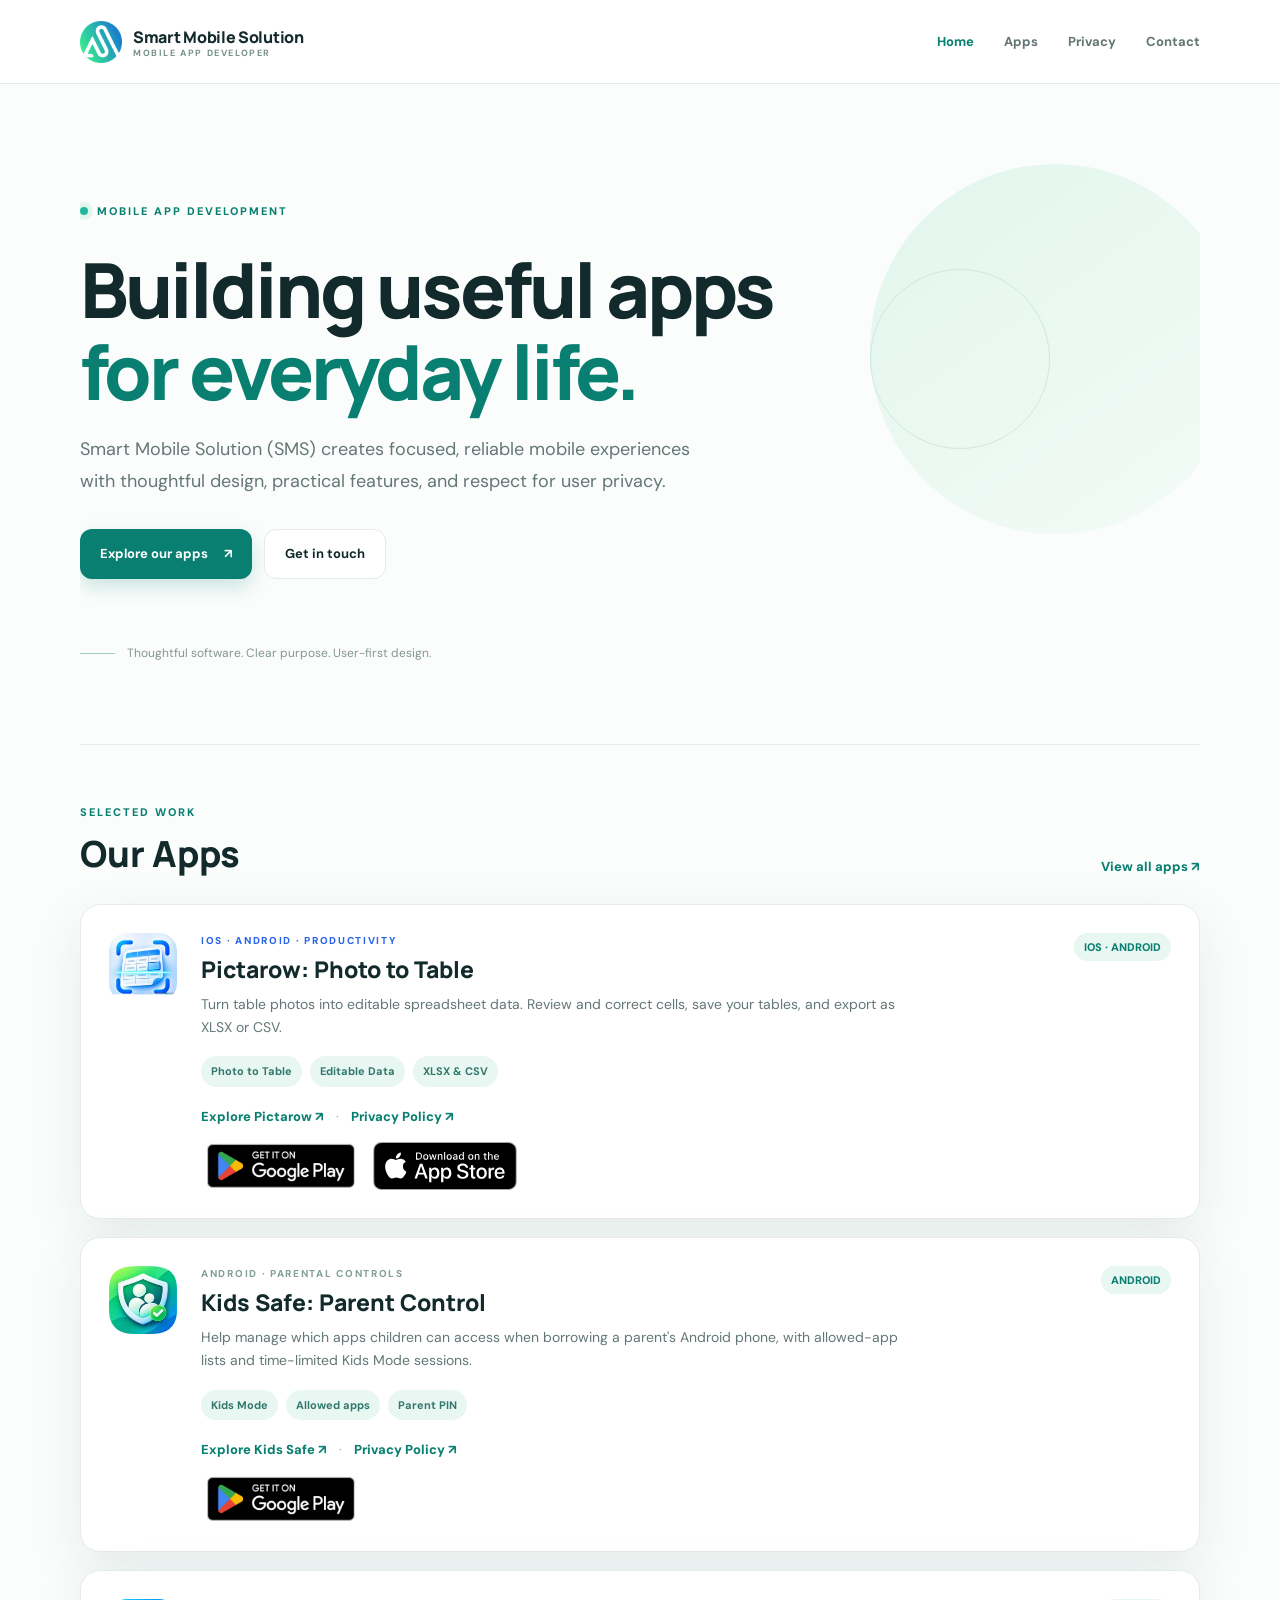
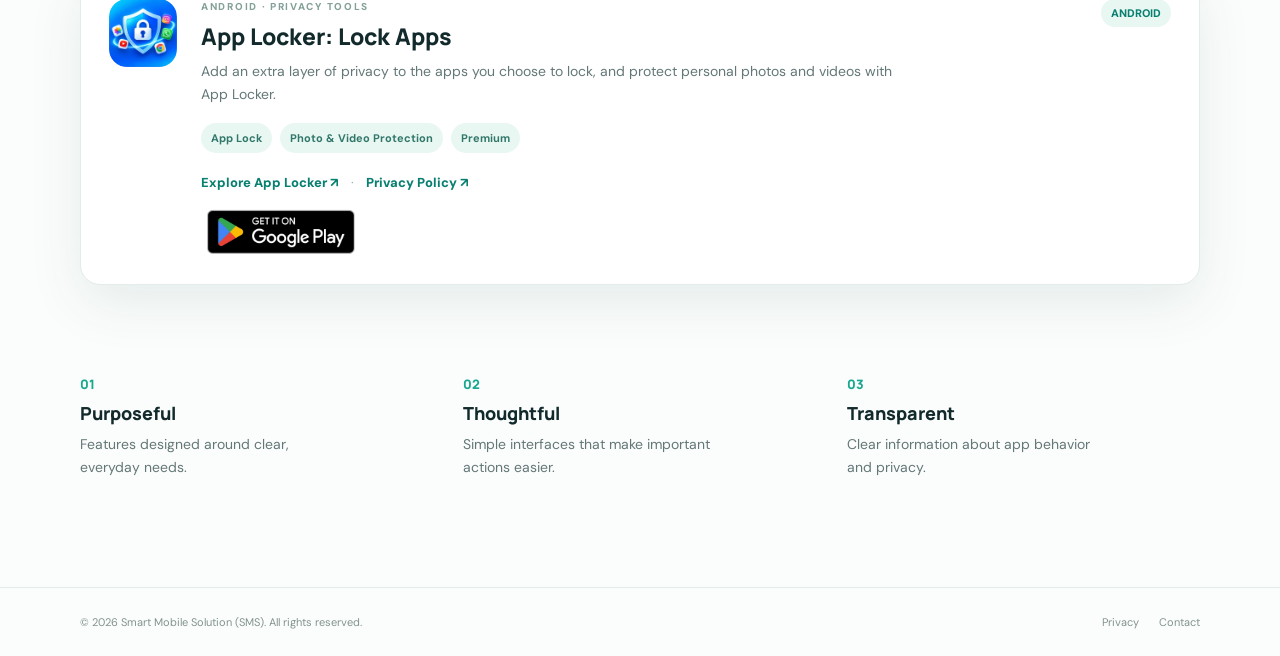
<file: index.html>
<!doctype html>
<html lang="en">
<head>
  <meta charset="utf-8">
  <meta name="viewport" content="width=device-width, initial-scale=1">
  <meta name="description" content="Smart Mobile Solution (SMS) builds thoughtful, useful mobile apps for everyday life.">
  <meta name="theme-color" content="#087f70">
  <title>Smart Mobile Solution (SMS) — Mobile App Developer</title><link rel="icon" type="image/png" href="assets/images/company-logo.png">
  <link rel="stylesheet" href="assets/css/styles.css">
</head>
<body>
<header class="site-header">
  <a class="brand" href="./"><img class="brand-logo" src="assets/images/company-logo.png" alt="Smart Mobile Solution logo"><span>Smart Mobile Solution<span class="brand-sub">MOBILE APP DEVELOPER</span></span></a>
  <nav><a class="active" href="./">Home</a><a href="apps/">Apps</a><a href="privacy/">Privacy</a><a href="contact/">Contact</a></nav>
</header>
<main>
  <section class="hero container">
    <div class="eyebrow"><span class="dot"></span> MOBILE APP DEVELOPMENT</div>
    <h1>Building useful apps<br><span>for everyday life.</span></h1>
    <p class="lead">Smart Mobile Solution (SMS) creates focused, reliable mobile experiences with thoughtful design, practical features, and respect for user privacy.</p>
    <div class="actions"><a class="button primary" href="apps/">Explore our apps <span>↗</span></a><a class="button secondary" href="contact/">Get in touch</a></div>
    <div class="hero-note"><span class="line"></span> Thoughtful software. Clear purpose. User-first design.</div>
    <div class="orb orb-one"></div><div class="orb orb-two"></div>
  </section>
  <section class="container section">
    <div class="section-heading"><div><div class="eyebrow">SELECTED WORK</div><h2>Our Apps</h2></div><a class="text-link" href="apps/">View all apps ↗</a></div>
    <article class="app-card app-card-secondary pictarow-listing">
      <img class="app-icon pictarow-listing-icon" src="assets/images/pictarow-icon.webp" alt="Pictarow app icon">
      <div class="app-info">
        <div class="app-kicker">IOS · ANDROID · PRODUCTIVITY</div>
        <h3>Pictarow: Photo to Table</h3>
        <p>Turn table photos into editable spreadsheet data. Review and correct cells, save your tables, and export as XLSX or CSV.</p>
        <div class="tag-row"><span>Photo to Table</span><span>Editable Data</span><span>XLSX &amp; CSV</span></div>
        <a class="text-link" href="apps/pictarow/">Explore Pictarow ↗</a>
        <span class="app-link-divider">·</span>
        <a class="text-link" href="privacy/pictarow/">Privacy Policy ↗</a>
        <div class="pictarow-card-store-links" aria-label="Pictarow store badges">
          <span class="store-badge store-badge-static" role="img" aria-label="Google Play"><img class="store-badge-image store-badge-google" src="assets/images/googleplay-badge.webp" width="160" height="48" alt="" decoding="async"></span>
          <span class="store-badge store-badge-static" role="img" aria-label="App Store"><img class="store-badge-image store-badge-appstore" src="assets/images/appstore-badge.svg" width="144" height="48" alt="" decoding="async"></span>
        </div>
      </div>
      <div class="app-status">IOS · ANDROID</div>
    </article>
    <article class="app-card">
      <img class="app-icon" src="assets/images/kids-safe-icon.svg" alt="Kids Safe: Parent Control app icon">
      <div class="app-info">
        <div class="app-kicker">ANDROID · PARENTAL CONTROLS</div>
        <h3>Kids Safe: Parent Control</h3>
        <p>Help manage which apps children can access when borrowing a parent's Android phone, with allowed-app lists and time-limited Kids Mode sessions.</p>
        <div class="tag-row"><span>Kids Mode</span><span>Allowed apps</span><span>Parent PIN</span></div>
        <a class="text-link" href="apps/kids-safe/">Explore Kids Safe ↗</a>
        <span class="app-link-divider">·</span>
        <a class="text-link" href="privacy/kids-safe/">Privacy Policy ↗</a>
<div class="pictarow-card-store-links app-card-store-links" aria-label="Kids Safe: Parent Control Google Play badge">
          <a class="store-badge store-badge-link" href="https://play.google.com/store/apps/details?id=org.app.kidsmode" target="_blank" rel="noopener noreferrer" aria-label="Get Kids Safe: Parent Control on Google Play"><img class="store-badge-image store-badge-google" src="assets/images/googleplay-badge.webp" width="160" height="48" alt="Get it on Google Play" decoding="async"></a>
        </div>
      </div>
      <div class="app-status">ANDROID</div>
    </article>
    <article class="app-card app-card-secondary">
      <img class="app-icon" src="assets/images/app-locker-icon.webp" alt="App Locker: Lock Apps app icon">
      <div class="app-info">
        <div class="app-kicker">ANDROID · PRIVACY TOOLS</div>
        <h3>App Locker: Lock Apps</h3>
        <p>Add an extra layer of privacy to the apps you choose to lock, and protect personal photos and videos with App Locker.</p>
        <div class="tag-row"><span>App Lock</span><span>Photo &amp; Video Protection</span><span>Premium</span></div>
        <a class="text-link" href="apps/app-locker/">Explore App Locker ↗</a>
        <span class="app-link-divider">·</span>
        <a class="text-link" href="privacy/app-locker/">Privacy Policy ↗</a>
<div class="pictarow-card-store-links app-card-store-links" aria-label="App Locker: Lock Apps Google Play badge">
          <a class="store-badge store-badge-link" href="https://play.google.com/store/apps/details?id=org.app.secure.locker" target="_blank" rel="noopener noreferrer" aria-label="Get App Locker: Lock Apps on Google Play"><img class="store-badge-image store-badge-google" src="assets/images/googleplay-badge.webp" width="160" height="48" alt="Get it on Google Play" decoding="async"></a>
        </div>
      </div>
      <div class="app-status">ANDROID</div>
    </article>
  </section>
  <section class="container values">
    <div><div class="value-number">01</div><h3>Purposeful</h3><p>Features designed around clear, everyday needs.</p></div>
    <div><div class="value-number">02</div><h3>Thoughtful</h3><p>Simple interfaces that make important actions easier.</p></div>
    <div><div class="value-number">03</div><h3>Transparent</h3><p>Clear information about app behavior and privacy.</p></div>
  </section>
</main>
<footer class="site-footer"><div>© <span data-year></span> Smart Mobile Solution (SMS). All rights reserved.</div><div><a href="privacy/">Privacy</a><a href="contact/">Contact</a></div></footer>
<script src="assets/js/site.js"></script>
</body></html>
</file>
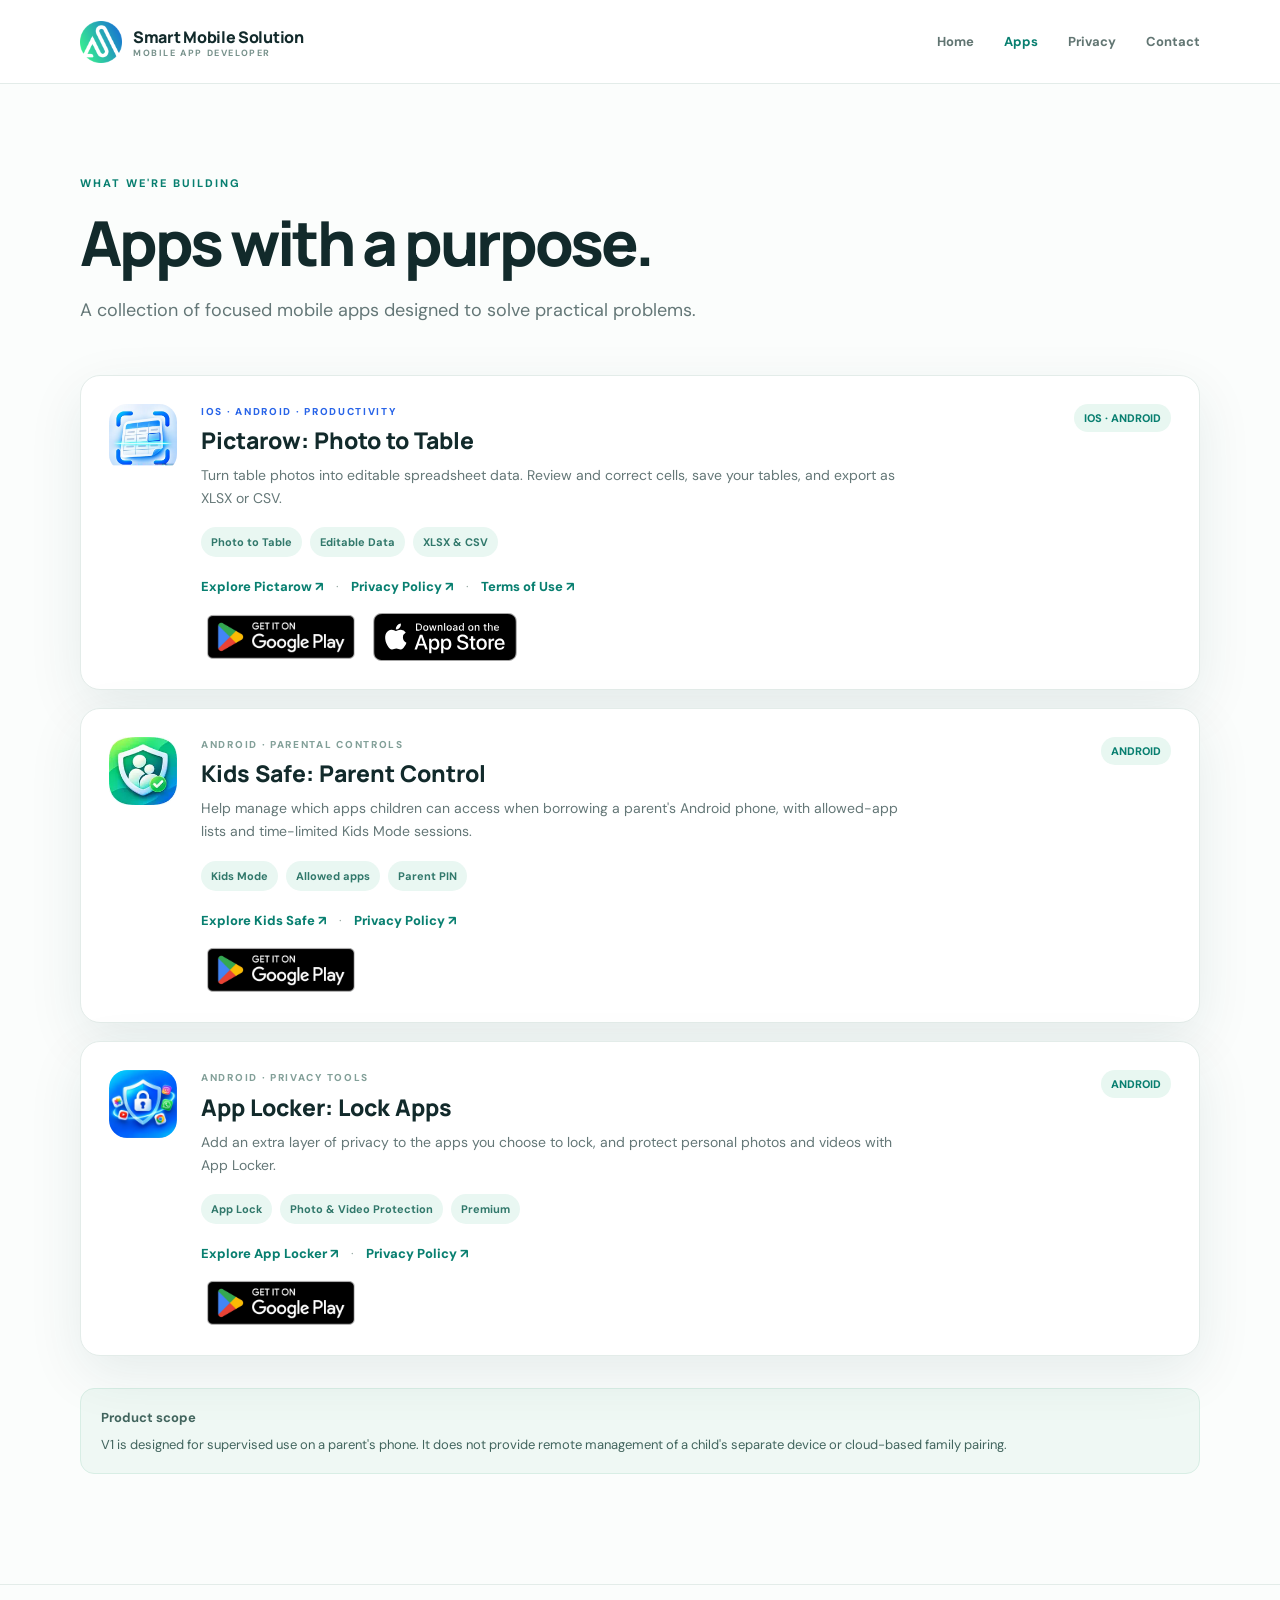
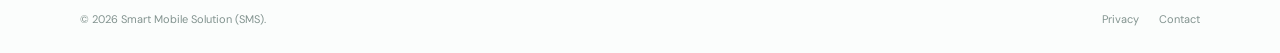
<file: apps/index.html>
<!doctype html>
<html lang="en"><head><meta charset="utf-8"><meta name="viewport" content="width=device-width, initial-scale=1"><meta name="description" content="Mobile apps by Smart Mobile Solution (SMS)."><title>Apps — Smart Mobile Solution (SMS)</title><link rel="icon" type="image/png" href="../assets/images/company-logo.png"><link rel="stylesheet" href="../assets/css/styles.css"></head>
<body><header class="site-header"><a class="brand" href="../"><img class="brand-logo" src="../assets/images/company-logo.png" alt="Smart Mobile Solution logo"><span>Smart Mobile Solution<span class="brand-sub">MOBILE APP DEVELOPER</span></span></a><nav><a href="../">Home</a><a class="active" href="./">Apps</a><a href="../privacy/">Privacy</a><a href="../contact/">Contact</a></nav></header>
<main class="container page-main"><div class="eyebrow">WHAT WE'RE BUILDING</div><h1 class="page-title">Apps with a purpose.</h1><p class="lead narrow">A collection of focused mobile apps designed to solve practical problems.</p>
<article class="app-card standalone pictarow-listing">
  <img class="app-icon pictarow-listing-icon" src="../assets/images/pictarow-icon.webp" alt="Pictarow app icon">
  <div class="app-info">
    <div class="app-kicker">IOS · ANDROID · PRODUCTIVITY</div>
    <h2>Pictarow: Photo to Table</h2>
    <p>Turn table photos into editable spreadsheet data. Review and correct cells, save your tables, and export as XLSX or CSV.</p>
    <div class="tag-row"><span>Photo to Table</span><span>Editable Data</span><span>XLSX &amp; CSV</span></div>
    <a class="text-link" href="pictarow/">Explore Pictarow ↗</a>
    <span class="app-link-divider">·</span>
    <a class="text-link" href="../privacy/pictarow/">Privacy Policy ↗</a>
    <span class="app-link-divider">·</span>
    <a class="text-link" href="../terms/pictarow/">Terms of Use ↗</a>
        <div class="pictarow-card-store-links" aria-label="Pictarow store badges">
          <span class="store-badge store-badge-static" role="img" aria-label="Google Play"><img class="store-badge-image store-badge-google" src="../assets/images/googleplay-badge.webp" width="160" height="48" alt="" decoding="async"></span>
          <span class="store-badge store-badge-static" role="img" aria-label="App Store"><img class="store-badge-image store-badge-appstore" src="../assets/images/appstore-badge.svg" width="144" height="48" alt="" decoding="async"></span>
        </div>
  </div>
  <div class="app-status">IOS · ANDROID</div>
</article>
<article class="app-card standalone">
  <img class="app-icon" src="../assets/images/kids-safe-icon.svg" alt="Kids Safe: Parent Control app icon">
  <div class="app-info">
    <div class="app-kicker">ANDROID · PARENTAL CONTROLS</div>
    <h2>Kids Safe: Parent Control</h2>
    <p>Help manage which apps children can access when borrowing a parent's Android phone, with allowed-app lists and time-limited Kids Mode sessions.</p>
    <div class="tag-row"><span>Kids Mode</span><span>Allowed apps</span><span>Parent PIN</span></div>
    <a class="text-link" href="kids-safe/">Explore Kids Safe ↗</a>
    <span class="app-link-divider">·</span>
    <a class="text-link" href="../privacy/kids-safe/">Privacy Policy ↗</a>
<div class="pictarow-card-store-links app-card-store-links" aria-label="Kids Safe: Parent Control Google Play badge">
          <a class="store-badge store-badge-link" href="https://play.google.com/store/apps/details?id=org.app.kidsmode" target="_blank" rel="noopener noreferrer" aria-label="Get Kids Safe: Parent Control on Google Play"><img class="store-badge-image store-badge-google" src="../assets/images/googleplay-badge.webp" width="160" height="48" alt="Get it on Google Play" decoding="async"></a>
        </div>
  </div>
  <div class="app-status">ANDROID</div>
</article>
<article class="app-card standalone">
  <img class="app-icon" src="../assets/images/app-locker-icon.webp" alt="App Locker: Lock Apps app icon">
  <div class="app-info">
    <div class="app-kicker">ANDROID · PRIVACY TOOLS</div>
    <h2>App Locker: Lock Apps</h2>
    <p>Add an extra layer of privacy to the apps you choose to lock, and protect personal photos and videos with App Locker.</p>
    <div class="tag-row"><span>App Lock</span><span>Photo &amp; Video Protection</span><span>Premium</span></div>
    <a class="text-link" href="app-locker/">Explore App Locker ↗</a>
    <span class="app-link-divider">·</span>
    <a class="text-link" href="../privacy/app-locker/">Privacy Policy ↗</a>
<div class="pictarow-card-store-links app-card-store-links" aria-label="App Locker: Lock Apps Google Play badge">
          <a class="store-badge store-badge-link" href="https://play.google.com/store/apps/details?id=org.app.secure.locker" target="_blank" rel="noopener noreferrer" aria-label="Get App Locker: Lock Apps on Google Play"><img class="store-badge-image store-badge-google" src="../assets/images/googleplay-badge.webp" width="160" height="48" alt="Get it on Google Play" decoding="async"></a>
        </div>
  </div>
  <div class="app-status">ANDROID</div>
</article>
<div class="notice"><strong>Product scope</strong><p>V1 is designed for supervised use on a parent's phone. It does not provide remote management of a child's separate device or cloud-based family pairing.</p></div></main>
<footer class="site-footer"><div>© <span data-year></span> Smart Mobile Solution (SMS).</div><div><a href="../privacy/">Privacy</a><a href="../contact/">Contact</a></div></footer><script src="../assets/js/site.js"></script></body></html>
</file>
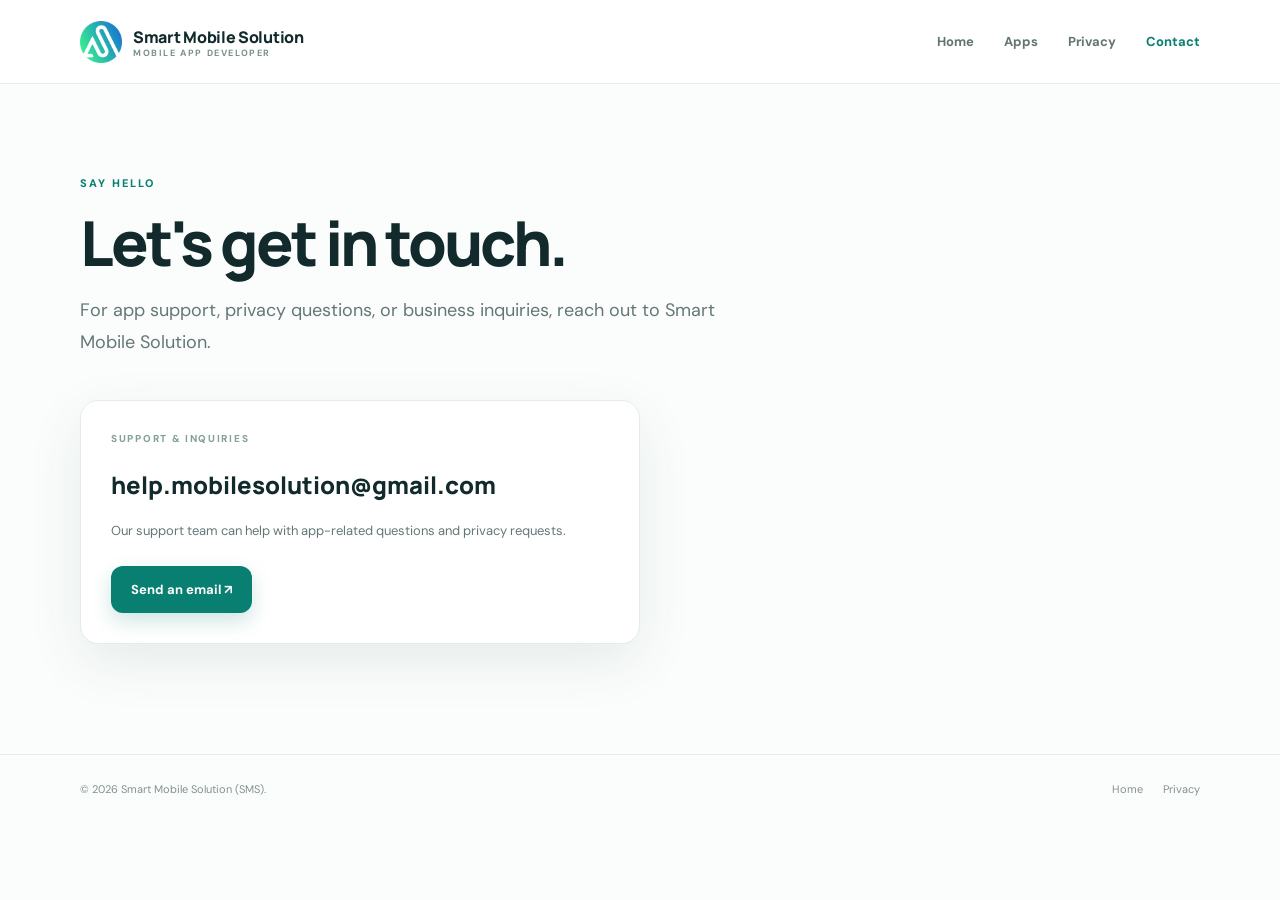
<file: contact/index.html>
<!doctype html>
<html lang="en"><head><meta charset="utf-8"><meta name="viewport" content="width=device-width, initial-scale=1"><title>Contact — Smart Mobile Solution (SMS)</title><link rel="icon" type="image/png" href="../assets/images/company-logo.png"><link rel="stylesheet" href="../assets/css/styles.css"></head>
<body><header class="site-header"><a class="brand" href="../"><img class="brand-logo" src="../assets/images/company-logo.png" alt="Smart Mobile Solution logo"><span>Smart Mobile Solution<span class="brand-sub">MOBILE APP DEVELOPER</span></span></a><nav><a href="../">Home</a><a href="../apps/">Apps</a><a href="../privacy/">Privacy</a><a class="active" href="./">Contact</a></nav></header>
<main class="container page-main"><div class="eyebrow">SAY HELLO</div><h1 class="page-title">Let's get in touch.</h1><p class="lead narrow">For app support, privacy questions, or business inquiries, reach out to Smart Mobile Solution.</p><div class="contact-card"><div class="app-kicker">SUPPORT & INQUIRIES</div><h2>help.mobilesolution@gmail.com</h2><p>Our support team can help with app-related questions and privacy requests.</p><a class="button primary" href="mailto:help.mobilesolution@gmail.com">Send an email ↗</a></div></main><footer class="site-footer"><div>© <span data-year></span> Smart Mobile Solution (SMS).</div><div><a href="../">Home</a><a href="../privacy/kids-safe/">Privacy</a></div></footer><script src="../assets/js/site.js"></script></body></html>
</file>
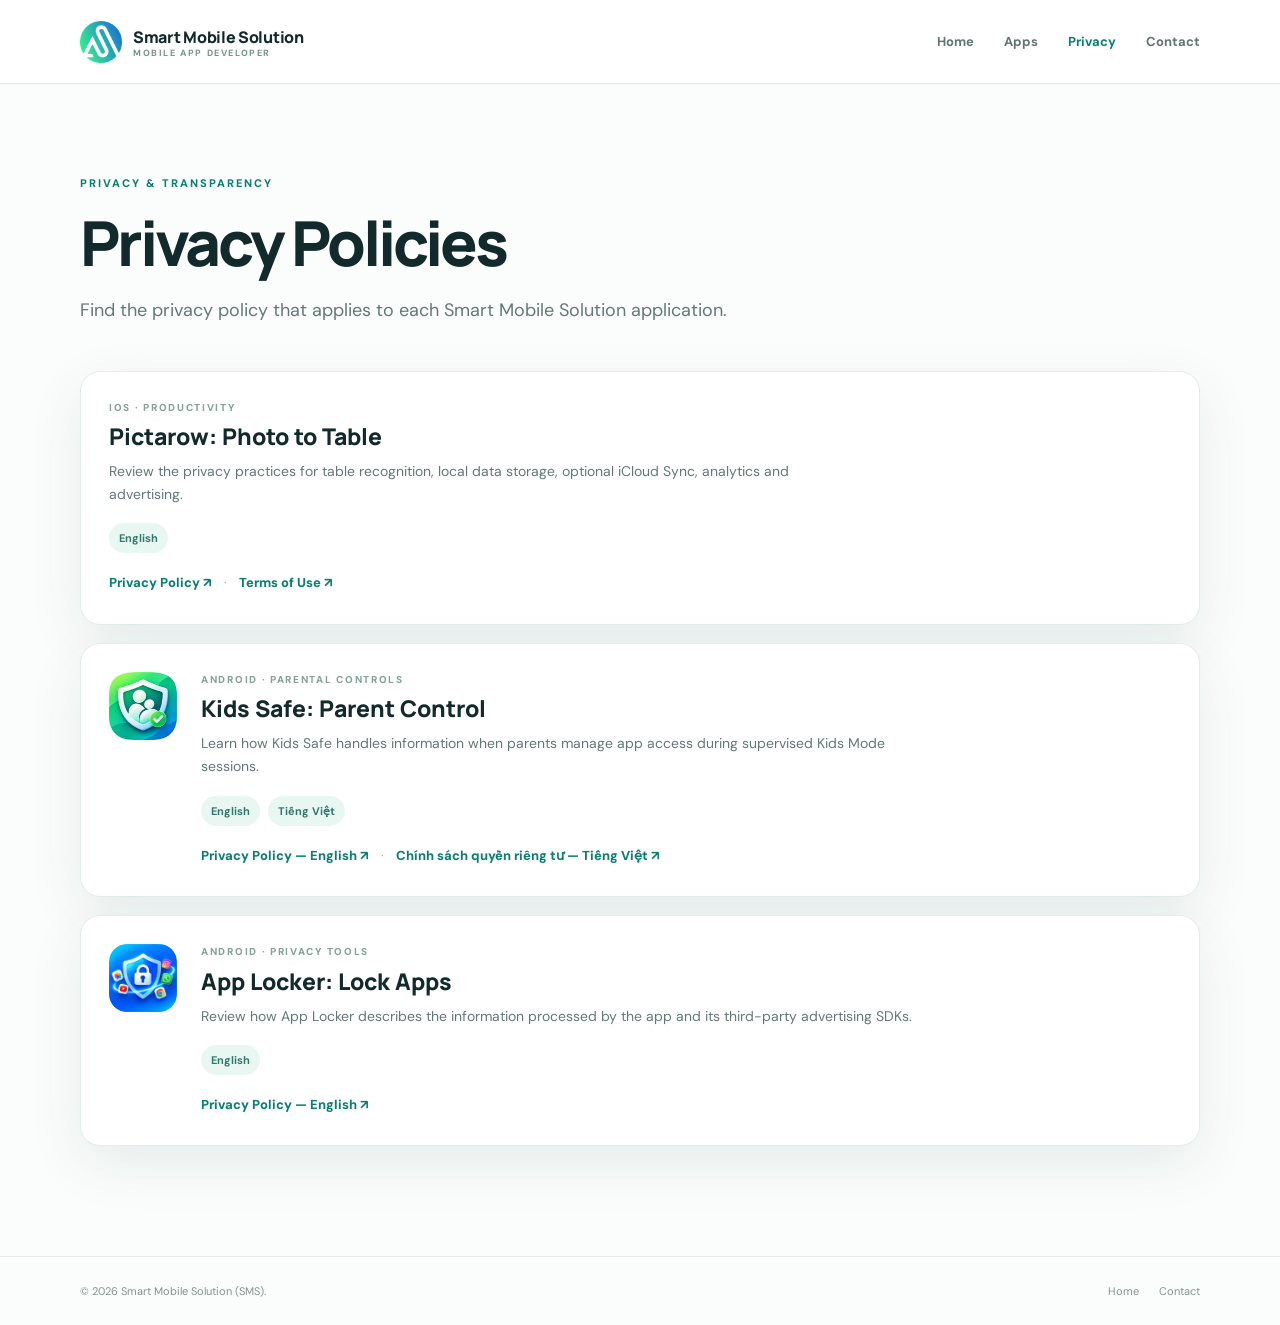
<file: privacy/index.html>
<!doctype html>
<html lang="en">
<head>
  <meta charset="utf-8">
  <meta name="viewport" content="width=device-width, initial-scale=1">
  <meta name="description" content="Privacy policies for mobile applications by Smart Mobile Solutions.">
  <meta name="theme-color" content="#087f70">
  <title>Privacy Policies — Smart Mobile Solution (SMS)</title>
  <link rel="icon" type="image/png" href="../assets/images/company-logo.png">
  <link rel="stylesheet" href="../assets/css/styles.css">
</head>
<body>
<header class="site-header">
  <a class="brand" href="../"><img class="brand-logo" src="../assets/images/company-logo.png" alt="Smart Mobile Solution logo"><span>Smart Mobile Solution<span class="brand-sub">MOBILE APP DEVELOPER</span></span></a>
  <nav aria-label="Main navigation"><a href="../">Home</a><a href="../apps/">Apps</a><a class="active" href="./">Privacy</a><a href="../contact/">Contact</a></nav>
</header>
<main class="container page-main">
  <div class="eyebrow">PRIVACY &amp; TRANSPARENCY</div>
  <h1 class="page-title">Privacy Policies</h1>
  <p class="lead narrow">Find the privacy policy that applies to each Smart Mobile Solution application.</p>
  <div class="privacy-list">
    <article class="app-card">
      <div class="app-info">
        <div class="app-kicker">IOS · PRODUCTIVITY</div>
        <h2>Pictarow: Photo to Table</h2>
        <p>Review the privacy practices for table recognition, local data storage, optional iCloud Sync, analytics and advertising.</p>
        <div class="tag-row"><span>English</span></div>
        <a class="text-link" href="pictarow/">Privacy Policy ↗</a>
        <span class="app-link-divider">·</span>
        <a class="text-link" href="../terms/pictarow/">Terms of Use ↗</a>
      </div>
    </article>

    <article class="app-card">
      <img class="app-icon" src="../assets/images/kids-safe-icon.svg" alt="Kids Safe: Parent Control app icon">
      <div class="app-info">
        <div class="app-kicker">ANDROID · PARENTAL CONTROLS</div>
        <h2>Kids Safe: Parent Control</h2>
        <p>Learn how Kids Safe handles information when parents manage app access during supervised Kids Mode sessions.</p>
        <div class="tag-row"><span>English</span><span>Tiếng Việt</span></div>
        <a class="text-link" href="kids-safe/">Privacy Policy — English ↗</a>
        <span class="app-link-divider">·</span>
        <a class="text-link" href="kids-safe/vi/">Chính sách quyền riêng tư — Tiếng Việt ↗</a>
      </div>
    </article>
    <article class="app-card">
      <img class="app-icon" src="../assets/images/app-locker-icon.webp" alt="App Locker: Lock Apps app icon">
      <div class="app-info">
        <div class="app-kicker">ANDROID · PRIVACY TOOLS</div>
        <h2>App Locker: Lock Apps</h2>
        <p>Review how App Locker describes the information processed by the app and its third-party advertising SDKs.</p>
        <div class="tag-row"><span>English</span></div>
        <a class="text-link" href="app-locker/">Privacy Policy — English ↗</a>
      </div>
    </article>
  </div>
</main>
<footer class="site-footer"><div>© <span data-year></span> Smart Mobile Solution (SMS).</div><div><a href="../">Home</a><a href="../contact/">Contact</a></div></footer>
<script src="../assets/js/site.js"></script>
</body>
</html>
</file>
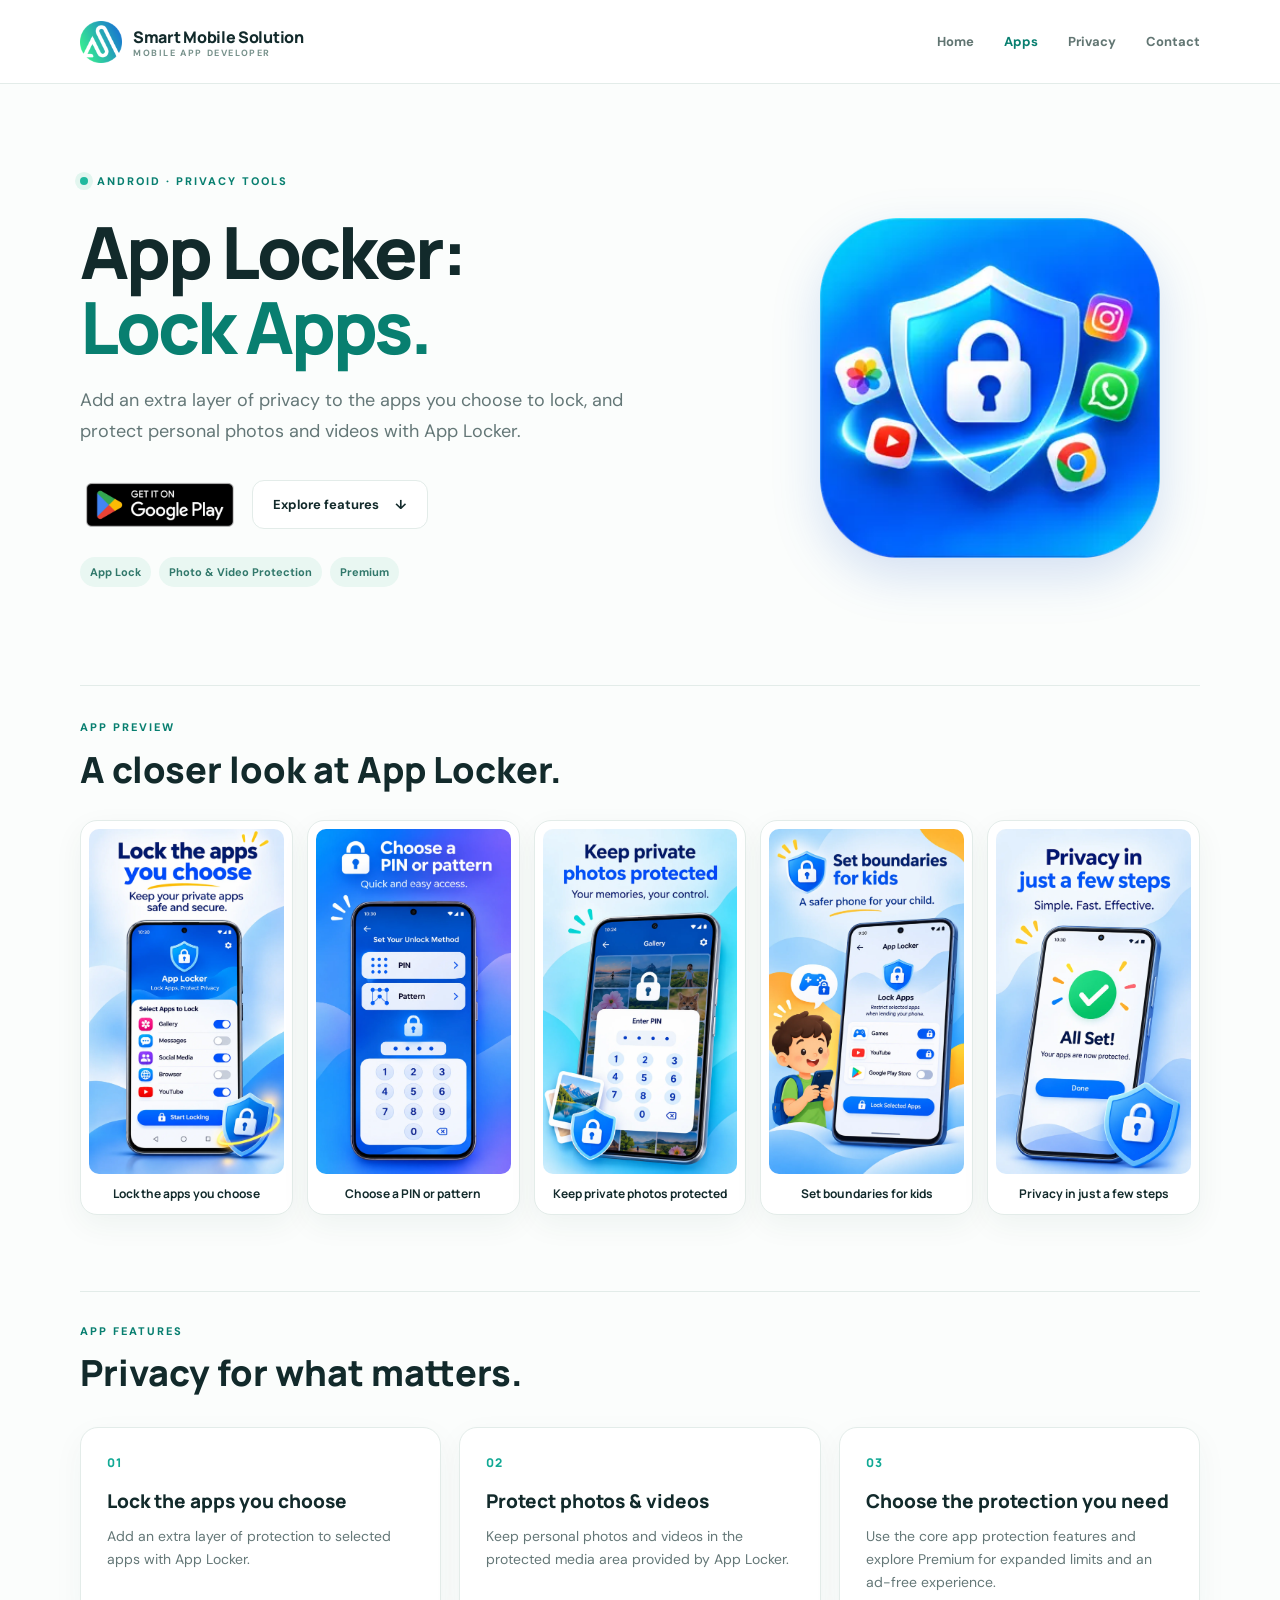
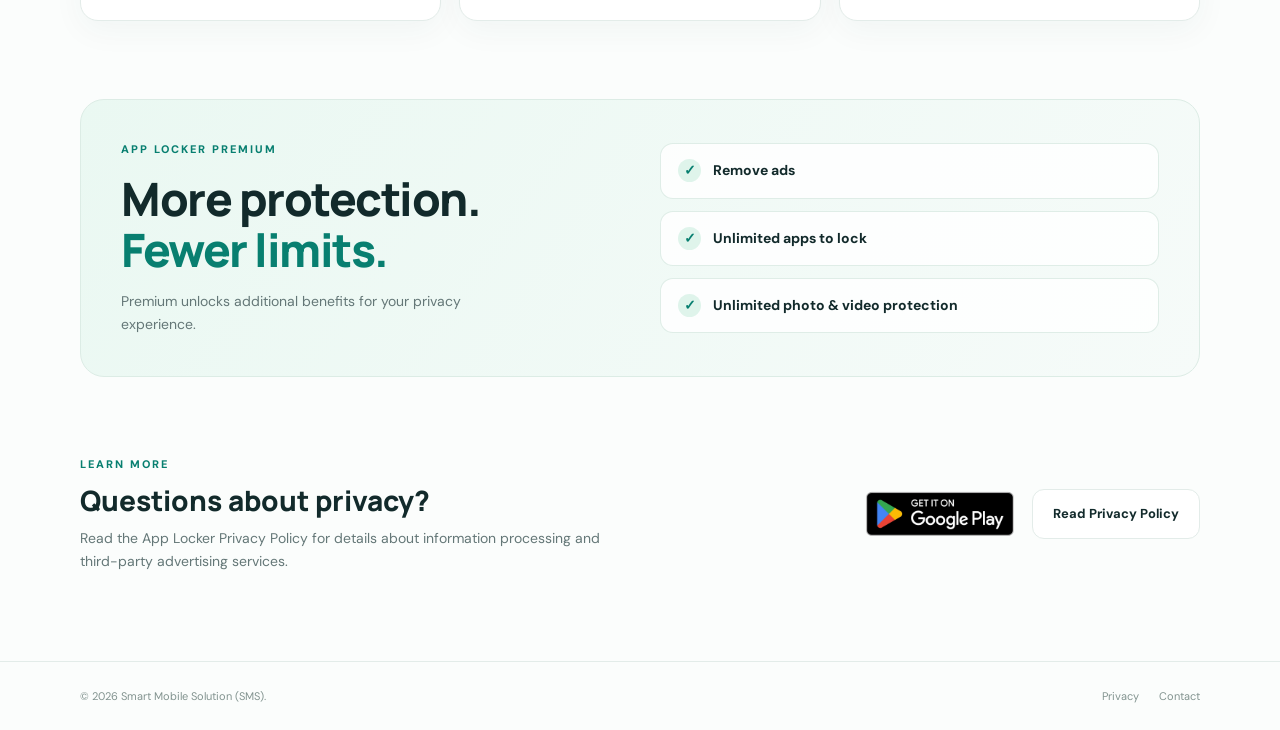
<file: apps/app-locker/index.html>
<!doctype html>
<html lang="en">
<head>
  <meta charset="utf-8">
  <meta name="viewport" content="width=device-width, initial-scale=1">
  <meta name="description" content="Discover App Locker: Lock Apps by Smart Mobile Solutions. Add an extra layer of privacy to selected apps and personal media.">
  <meta name="theme-color" content="#087f70">
  <title>App Locker: Lock Apps — Smart Mobile Solution</title>
  <link rel="icon" type="image/png" href="../../assets/images/company-logo.png">
  <link rel="stylesheet" href="../../assets/css/styles.css">
</head>
<body>
<header class="site-header">
  <a class="brand" href="../../"><img class="brand-logo" src="../../assets/images/company-logo.png" alt="Smart Mobile Solution logo"><span>Smart Mobile Solution<span class="brand-sub">MOBILE APP DEVELOPER</span></span></a>
  <nav aria-label="Main navigation"><a href="../../">Home</a><a class="active" href="../">Apps</a><a href="../../privacy/">Privacy</a><a href="../../contact/">Contact</a></nav>
</header>
<main>
  <section class="container product-hero">
    <div class="product-hero-copy">
      <div class="eyebrow"><span class="dot"></span> ANDROID · PRIVACY TOOLS</div>
      <h1 class="product-title">App Locker:<br><span>Lock Apps.</span></h1>
      <p class="lead">Add an extra layer of privacy to the apps you choose to lock, and protect personal photos and videos with App Locker.</p>
      <div class="actions">
        <a class="store-badge store-badge-link" href="https://play.google.com/store/apps/details?id=org.app.secure.locker" target="_blank" rel="noopener noreferrer" aria-label="Get App Locker: Lock Apps on Google Play"><img class="store-badge-image store-badge-google" src="../../assets/images/googleplay-badge.webp" width="160" height="48" alt="Get it on Google Play" decoding="async"></a>
        <a class="button secondary" href="#features">Explore features <span>↓</span></a>
      </div>
      <div class="tag-row product-tags"><span>App Lock</span><span>Photo &amp; Video Protection</span><span>Premium</span></div>
    </div>
    <div class="product-hero-art">
      <img src="../../assets/images/app-locker-icon.webp" width="512" height="512" alt="App Locker: Lock Apps icon" decoding="async" fetchpriority="high">
    </div>
  </section>

  <section class="container product-gallery-section" aria-labelledby="app-preview-title">
    <div class="section-heading">
      <div>
        <div class="eyebrow">APP PREVIEW</div>
        <h2 id="app-preview-title">A closer look at App Locker.</h2>
      </div>
    </div>
    <div class="screenshot-gallery">
      <figure class="screenshot-card">
        <img src="../../assets/images/app-locker/screenshots/screen-01.webp" alt="App Locker promotion showing how to choose apps to lock and keep private apps secure" width="928" height="1645" loading="lazy" decoding="async">
        <figcaption>Lock the apps you choose</figcaption>
      </figure>
      <figure class="screenshot-card">
        <img src="../../assets/images/app-locker/screenshots/screen-02.webp" alt="App Locker promotion showing PIN and pattern unlock methods" width="928" height="1645" loading="lazy" decoding="async">
        <figcaption>Choose a PIN or pattern</figcaption>
      </figure>
      <figure class="screenshot-card">
        <img src="../../assets/images/app-locker/screenshots/screen-03.webp" alt="App Locker promotion showing private photos protected by an unlock screen" width="928" height="1645" loading="lazy" decoding="async">
        <figcaption>Keep private photos protected</figcaption>
      </figure>
      <figure class="screenshot-card">
        <img src="../../assets/images/app-locker/screenshots/screen-04.webp" alt="App Locker promotion showing selected app restrictions for a child's phone" width="928" height="1645" loading="lazy" decoding="async">
        <figcaption>Set boundaries for kids</figcaption>
      </figure>
      <figure class="screenshot-card">
        <img src="../../assets/images/app-locker/screenshots/screen-05.webp" alt="App Locker promotion showing the completed privacy setup" width="928" height="1645" loading="lazy" decoding="async">
        <figcaption>Privacy in just a few steps</figcaption>
      </figure>
    </div>
  </section>

  <section id="features" class="container product-section">
    <div class="section-heading">
      <div><div class="eyebrow">APP FEATURES</div><h2>Privacy for what matters.</h2></div>
    </div>
    <div class="feature-grid">
      <article class="feature-card">
        <div class="feature-number">01</div>
        <h3>Lock the apps you choose</h3>
        <p>Add an extra layer of protection to selected apps with App Locker.</p>
      </article>
      <article class="feature-card">
        <div class="feature-number">02</div>
        <h3>Protect photos &amp; videos</h3>
        <p>Keep personal photos and videos in the protected media area provided by App Locker.</p>
      </article>
      <article class="feature-card">
        <div class="feature-number">03</div>
        <h3>Choose the protection you need</h3>
        <p>Use the core app protection features and explore Premium for expanded limits and an ad-free experience.</p>
      </article>
    </div>
  </section>

<section class="container product-premium">
    <div class="premium-copy">
      <div class="eyebrow">APP LOCKER PREMIUM</div>
      <h2>More protection.<br><span>Fewer limits.</span></h2>
      <p>Premium unlocks additional benefits for your privacy experience.</p>
    </div>
    <div class="premium-benefits">
      <div><span class="benefit-check">✓</span><span>Remove ads</span></div>
      <div><span class="benefit-check">✓</span><span>Unlimited apps to lock</span></div>
      <div><span class="benefit-check">✓</span><span>Unlimited photo &amp; video protection</span></div>
    </div>
  </section>
  <section class="container product-footer-cta">
    <div>
      <div class="eyebrow">LEARN MORE</div>
      <h2>Questions about privacy?</h2>
      <p>Read the App Locker Privacy Policy for details about information processing and third-party advertising services.</p>
    </div>
    <div class="actions">
      <a class="store-badge store-badge-link" href="https://play.google.com/store/apps/details?id=org.app.secure.locker" target="_blank" rel="noopener noreferrer" aria-label="Get App Locker: Lock Apps on Google Play"><img class="store-badge-image store-badge-google" src="../../assets/images/googleplay-badge.webp" width="160" height="48" alt="Get it on Google Play" decoding="async"></a>
      <a class="button secondary" href="../../privacy/app-locker/">Read Privacy Policy</a>
    </div>
  </section>
</main>
<footer class="site-footer"><div>© <span data-year></span> Smart Mobile Solution (SMS).</div><div><a href="../../privacy/">Privacy</a><a href="../../contact/">Contact</a></div></footer>
<script src="../../assets/js/site.js"></script>
</body>
</html>
</file>
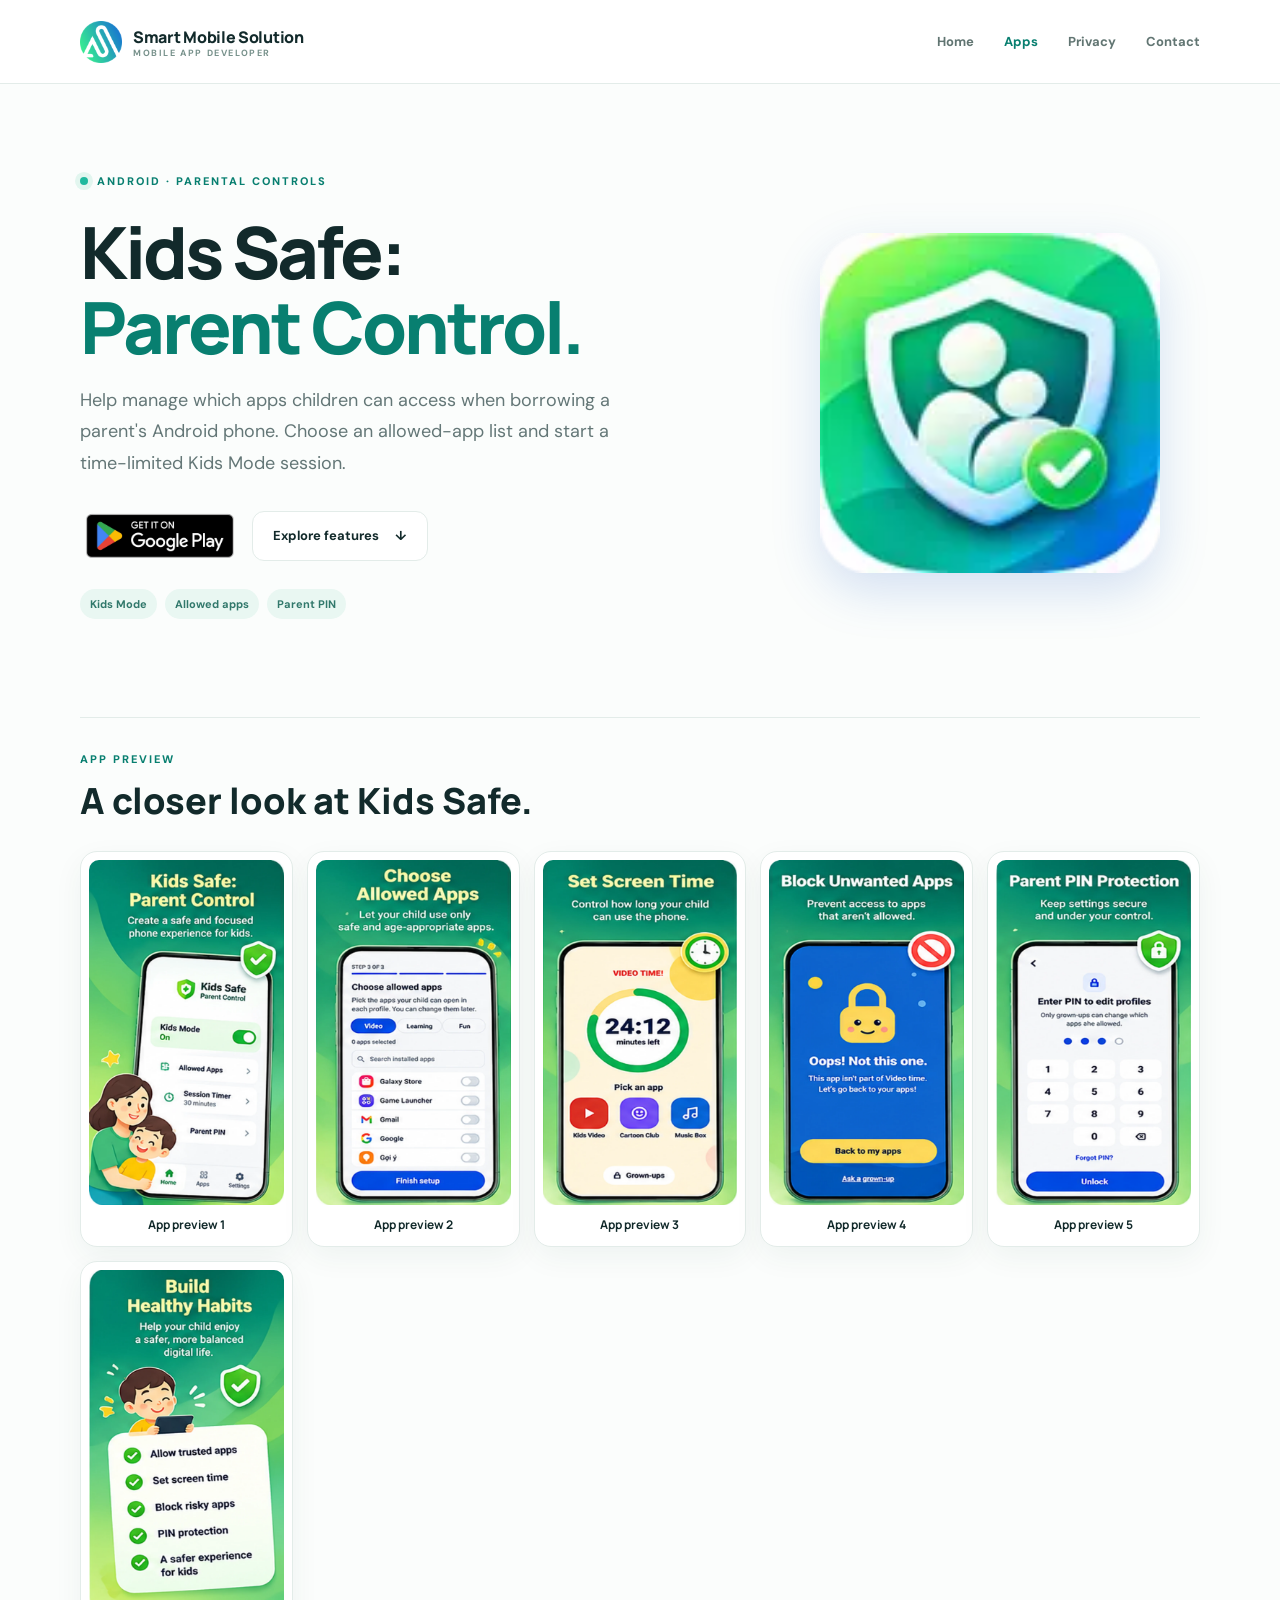
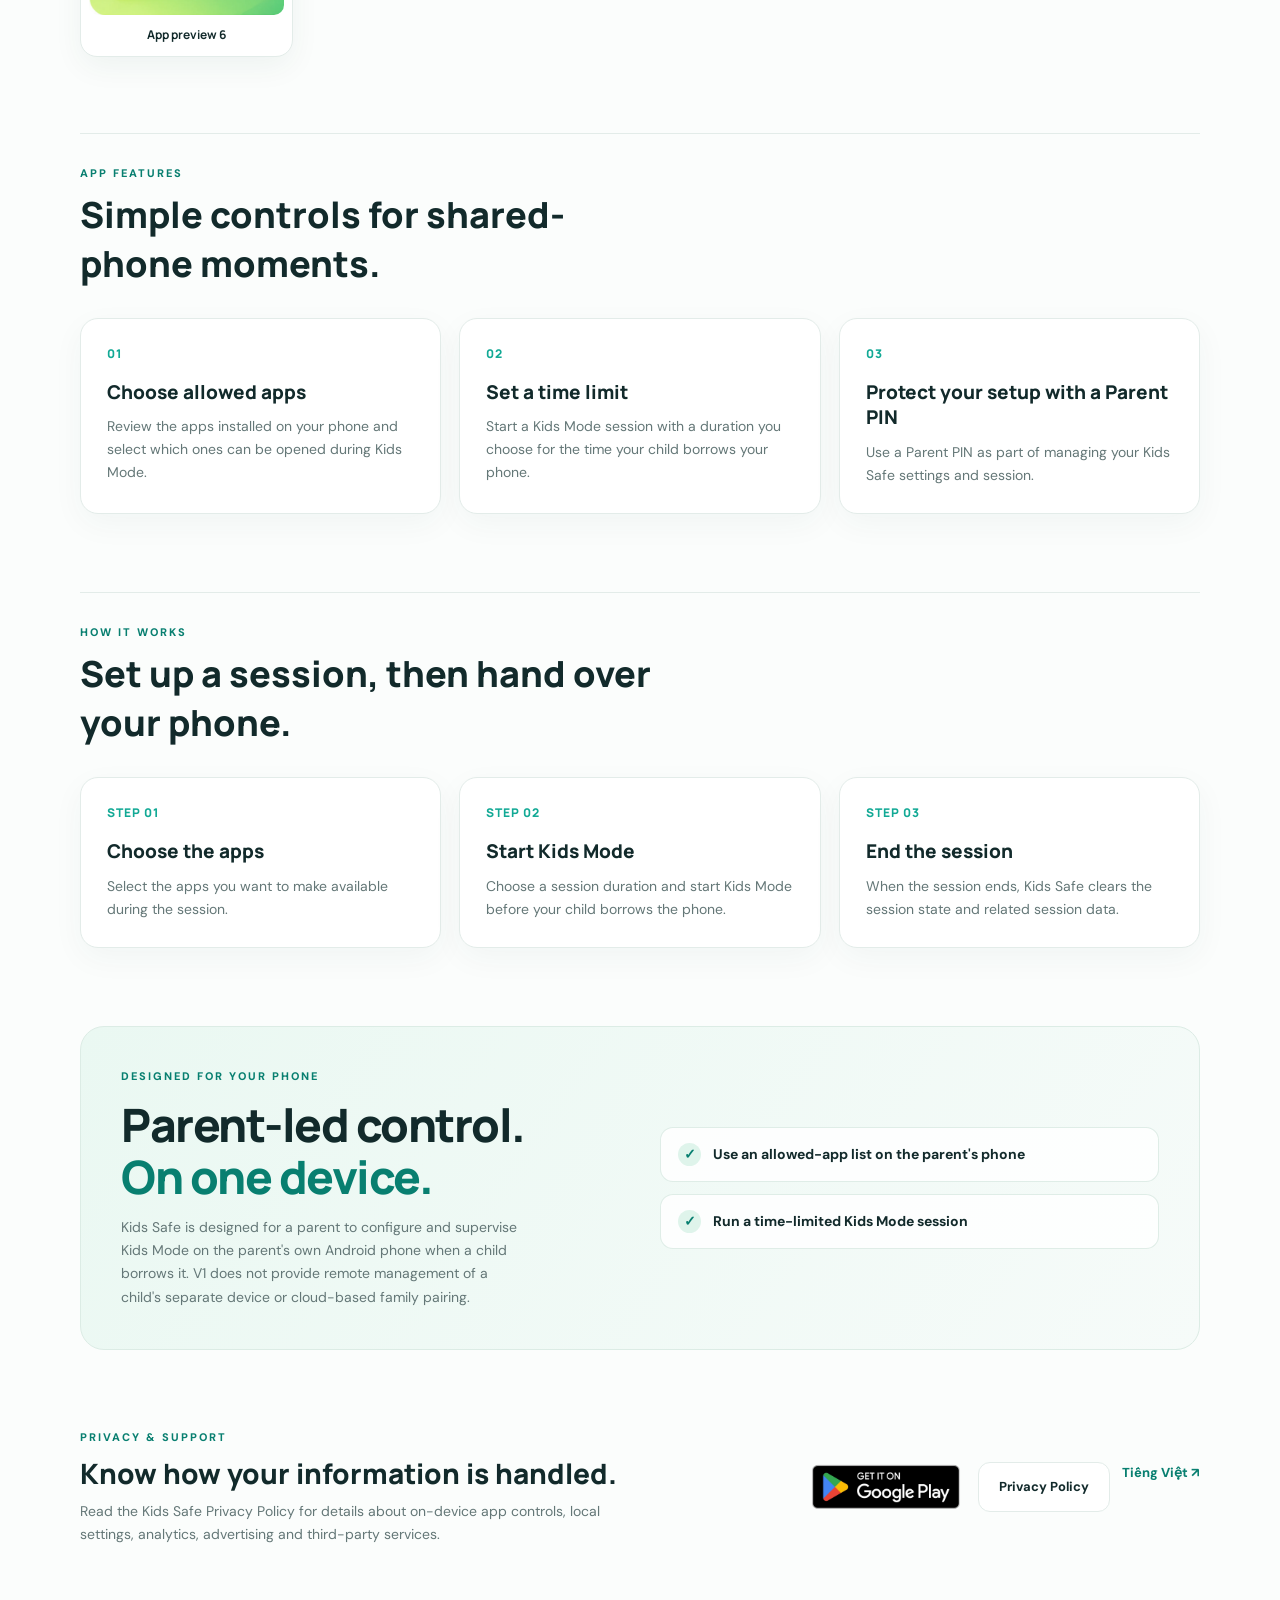
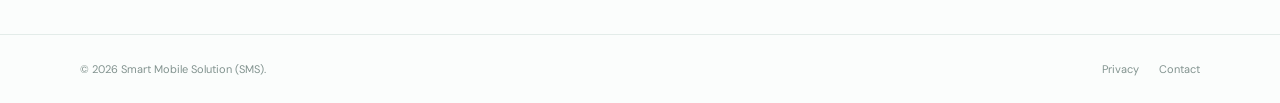
<file: apps/kids-safe/index.html>
<!doctype html>
<html lang="en">
<head>
  <meta charset="utf-8">
  <meta name="viewport" content="width=device-width, initial-scale=1">
  <meta name="description" content="Kids Safe: Parent Control helps parents choose allowed apps and start time-limited Kids Mode sessions on their own Android phone.">
  <meta name="theme-color" content="#087f70">
  <title>Kids Safe: Parent Control — Smart Mobile Solution</title>
  <link rel="icon" type="image/png" href="../../assets/images/company-logo.png">
  <link rel="stylesheet" href="../../assets/css/styles.css">
</head>
<body>
<header class="site-header">
  <a class="brand" href="../../"><img class="brand-logo" src="../../assets/images/company-logo.png" alt="Smart Mobile Solution logo"><span>Smart Mobile Solution<span class="brand-sub">MOBILE APP DEVELOPER</span></span></a>
  <nav aria-label="Main navigation"><a href="../../">Home</a><a class="active" href="../">Apps</a><a href="../../privacy/">Privacy</a><a href="../../contact/">Contact</a></nav>
</header>
<main>
  <section class="container product-hero">
    <div class="product-hero-copy">
      <div class="eyebrow"><span class="dot"></span> ANDROID · PARENTAL CONTROLS</div>
      <h1 class="product-title">Kids Safe:<br><span>Parent Control.</span></h1>
      <p class="lead">Help manage which apps children can access when borrowing a parent's Android phone. Choose an allowed-app list and start a time-limited Kids Mode session.</p>
      <div class="actions">
        <a class="store-badge store-badge-link" href="https://play.google.com/store/apps/details?id=org.app.kidsmode" target="_blank" rel="noopener noreferrer" aria-label="Get Kids Safe: Parent Control on Google Play"><img class="store-badge-image store-badge-google" src="../../assets/images/googleplay-badge.webp" width="160" height="48" alt="Get it on Google Play" decoding="async"></a>
        <a class="button secondary" href="#features">Explore features <span>↓</span></a>
      </div>
      <div class="tag-row product-tags"><span>Kids Mode</span><span>Allowed apps</span><span>Parent PIN</span></div>
    </div>
    <div class="product-hero-art">
      <img src="../../assets/images/kids-safe-icon.svg" width="512" height="512" alt="Kids Safe: Parent Control app icon" decoding="async" fetchpriority="high">
    </div>
  </section>

  <section class="container product-gallery-section" aria-labelledby="app-preview-title">
    <div class="section-heading">
      <div>
        <div class="eyebrow">APP PREVIEW</div>
        <h2 id="app-preview-title">A closer look at Kids Safe.</h2>
      </div>
    </div>
    <div class="screenshot-gallery">
      <figure class="screenshot-card">
        <img src="../../assets/images/kids-safe/screenshots/screen-01.webp" alt="Kids Safe: Parent Control app screenshot 1" loading="lazy" decoding="async">
        <figcaption>App preview 1</figcaption>
      </figure>
      <figure class="screenshot-card">
        <img src="../../assets/images/kids-safe/screenshots/screen-02.webp" alt="Kids Safe: Parent Control app screenshot 2" loading="lazy" decoding="async">
        <figcaption>App preview 2</figcaption>
      </figure>
      <figure class="screenshot-card">
        <img src="../../assets/images/kids-safe/screenshots/screen-03.webp" alt="Kids Safe: Parent Control app screenshot 3" loading="lazy" decoding="async">
        <figcaption>App preview 3</figcaption>
      </figure>
      <figure class="screenshot-card">
        <img src="../../assets/images/kids-safe/screenshots/screen-04.webp" alt="Kids Safe: Parent Control app screenshot 4" loading="lazy" decoding="async">
        <figcaption>App preview 4</figcaption>
      </figure>
      <figure class="screenshot-card">
        <img src="../../assets/images/kids-safe/screenshots/screen-05.webp" alt="Kids Safe: Parent Control app screenshot 5" loading="lazy" decoding="async">
        <figcaption>App preview 5</figcaption>
      </figure>
      <figure class="screenshot-card">
        <img src="../../assets/images/kids-safe/screenshots/screen-06.webp" alt="Kids Safe: Parent Control app screenshot 6" loading="lazy" decoding="async">
        <figcaption>App preview 6</figcaption>
      </figure>
    </div>
  </section>

  <section id="features" class="container product-section">
    <div class="section-heading">
      <div><div class="eyebrow">APP FEATURES</div><h2>Simple controls for shared-phone moments.</h2></div>
    </div>
    <div class="feature-grid">
      <article class="feature-card">
        <div class="feature-number">01</div>
        <h3>Choose allowed apps</h3>
        <p>Review the apps installed on your phone and select which ones can be opened during Kids Mode.</p>
      </article>
      <article class="feature-card">
        <div class="feature-number">02</div>
        <h3>Set a time limit</h3>
        <p>Start a Kids Mode session with a duration you choose for the time your child borrows your phone.</p>
      </article>
      <article class="feature-card">
        <div class="feature-number">03</div>
        <h3>Protect your setup with a Parent PIN</h3>
        <p>Use a Parent PIN as part of managing your Kids Safe settings and session.</p>
      </article>
    </div>
  </section>

  <section class="container product-section kids-how-it-works">
    <div class="section-heading">
      <div><div class="eyebrow">HOW IT WORKS</div><h2>Set up a session, then hand over your phone.</h2></div>
    </div>
    <div class="feature-grid">
      <article class="feature-card">
        <div class="feature-number">STEP 01</div>
        <h3>Choose the apps</h3>
        <p>Select the apps you want to make available during the session.</p>
      </article>
      <article class="feature-card">
        <div class="feature-number">STEP 02</div>
        <h3>Start Kids Mode</h3>
        <p>Choose a session duration and start Kids Mode before your child borrows the phone.</p>
      </article>
      <article class="feature-card">
        <div class="feature-number">STEP 03</div>
        <h3>End the session</h3>
        <p>When the session ends, Kids Safe clears the session state and related session data.</p>
      </article>
    </div>
  </section>

  <section class="container product-premium kids-scope">
    <div class="premium-copy">
      <div class="eyebrow">DESIGNED FOR YOUR PHONE</div>
      <h2>Parent-led control.<br><span>On one device.</span></h2>
      <p>Kids Safe is designed for a parent to configure and supervise Kids Mode on the parent's own Android phone when a child borrows it. V1 does not provide remote management of a child's separate device or cloud-based family pairing.</p>
    </div>
    <div class="premium-benefits">
      <div><span class="benefit-check">✓</span><span>Use an allowed-app list on the parent's phone</span></div>
      <div><span class="benefit-check">✓</span><span>Run a time-limited Kids Mode session</span></div>
    </div>
  </section>

  <section class="container product-footer-cta">
    <div>
      <div class="eyebrow">PRIVACY &amp; SUPPORT</div>
      <h2>Know how your information is handled.</h2>
      <p>Read the Kids Safe Privacy Policy for details about on-device app controls, local settings, analytics, advertising and third-party services.</p>
    </div>
    <div class="actions">
      <a class="store-badge store-badge-link" href="https://play.google.com/store/apps/details?id=org.app.kidsmode" target="_blank" rel="noopener noreferrer" aria-label="Get Kids Safe: Parent Control on Google Play"><img class="store-badge-image store-badge-google" src="../../assets/images/googleplay-badge.webp" width="160" height="48" alt="Get it on Google Play" decoding="async"></a>
      <a class="button secondary" href="../../privacy/kids-safe/">Privacy Policy</a>
      <a class="text-link" href="../../privacy/kids-safe/vi/">Tiếng Việt ↗</a>
    </div>
  </section>
</main>
<footer class="site-footer"><div>© <span data-year></span> Smart Mobile Solution (SMS).</div><div><a href="../../privacy/">Privacy</a><a href="../../contact/">Contact</a></div></footer>
<script src="../../assets/js/site.js"></script>
</body>
</html>
</file>
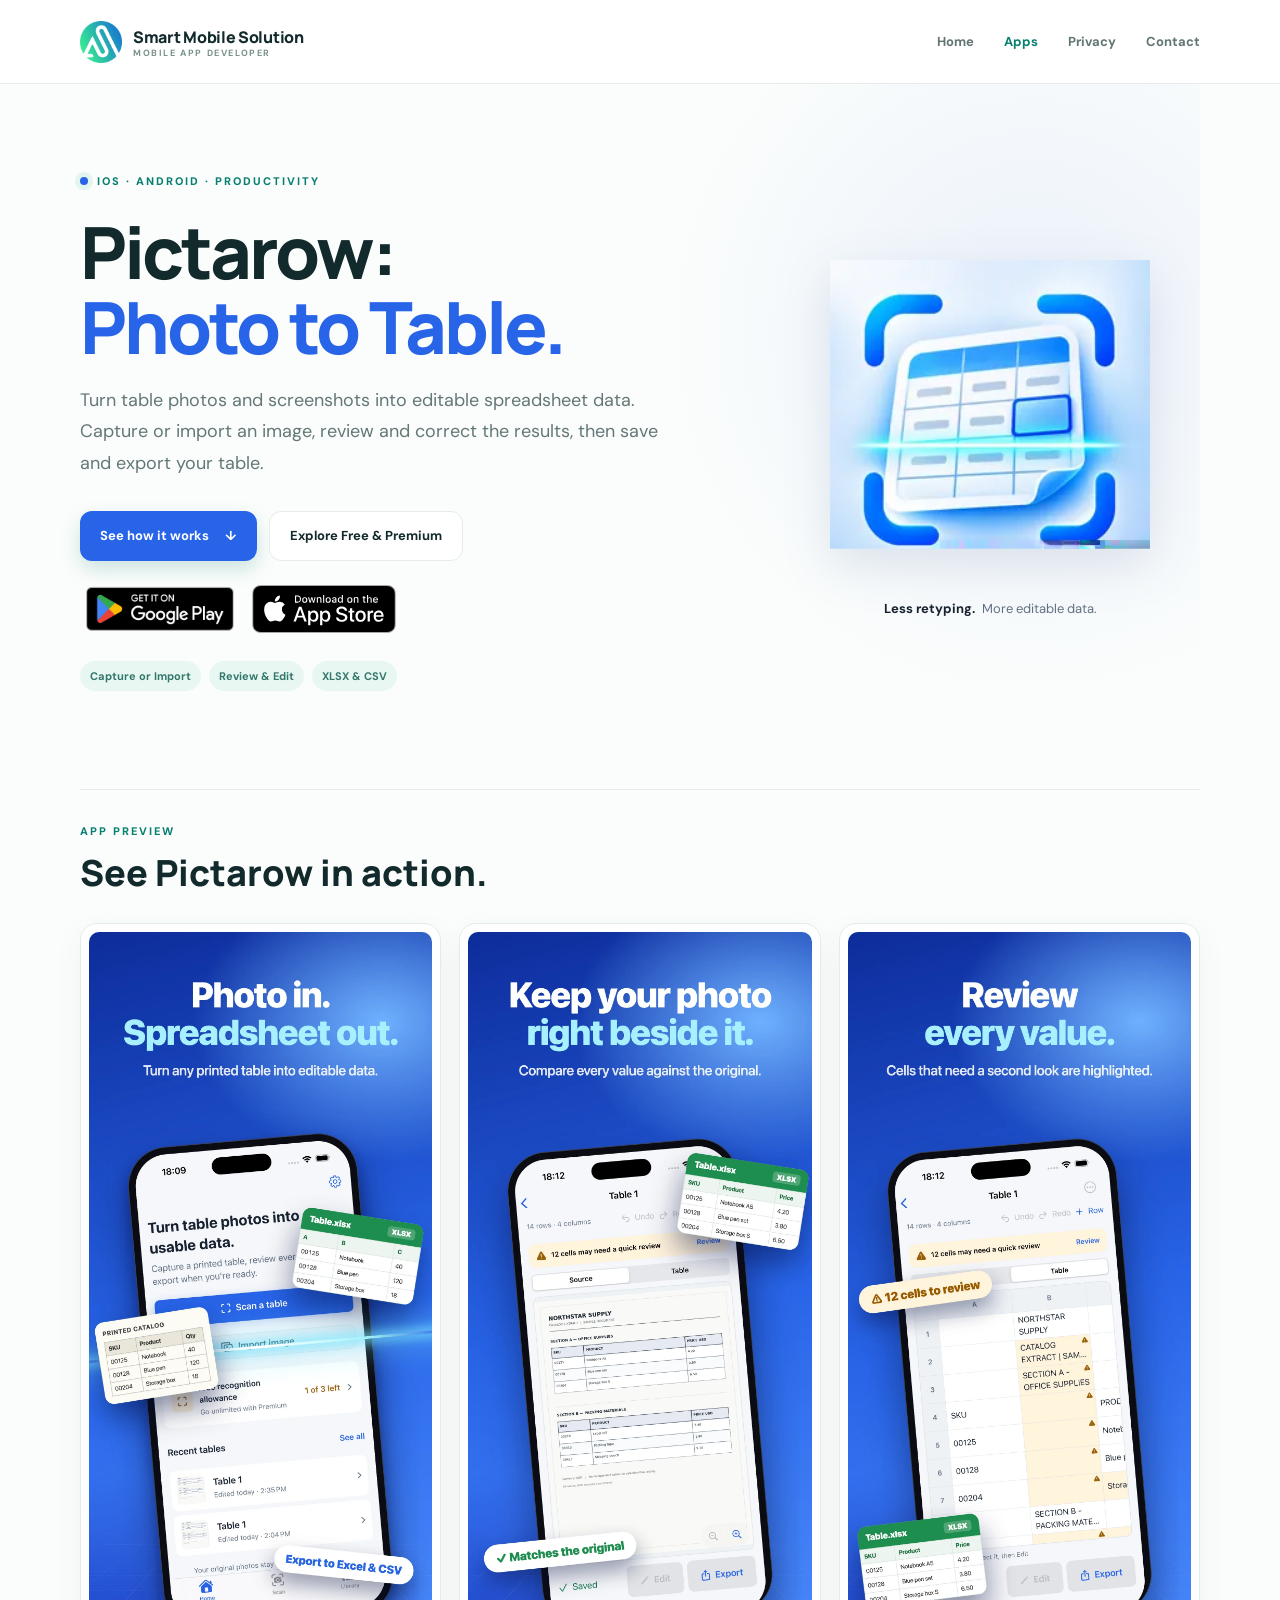
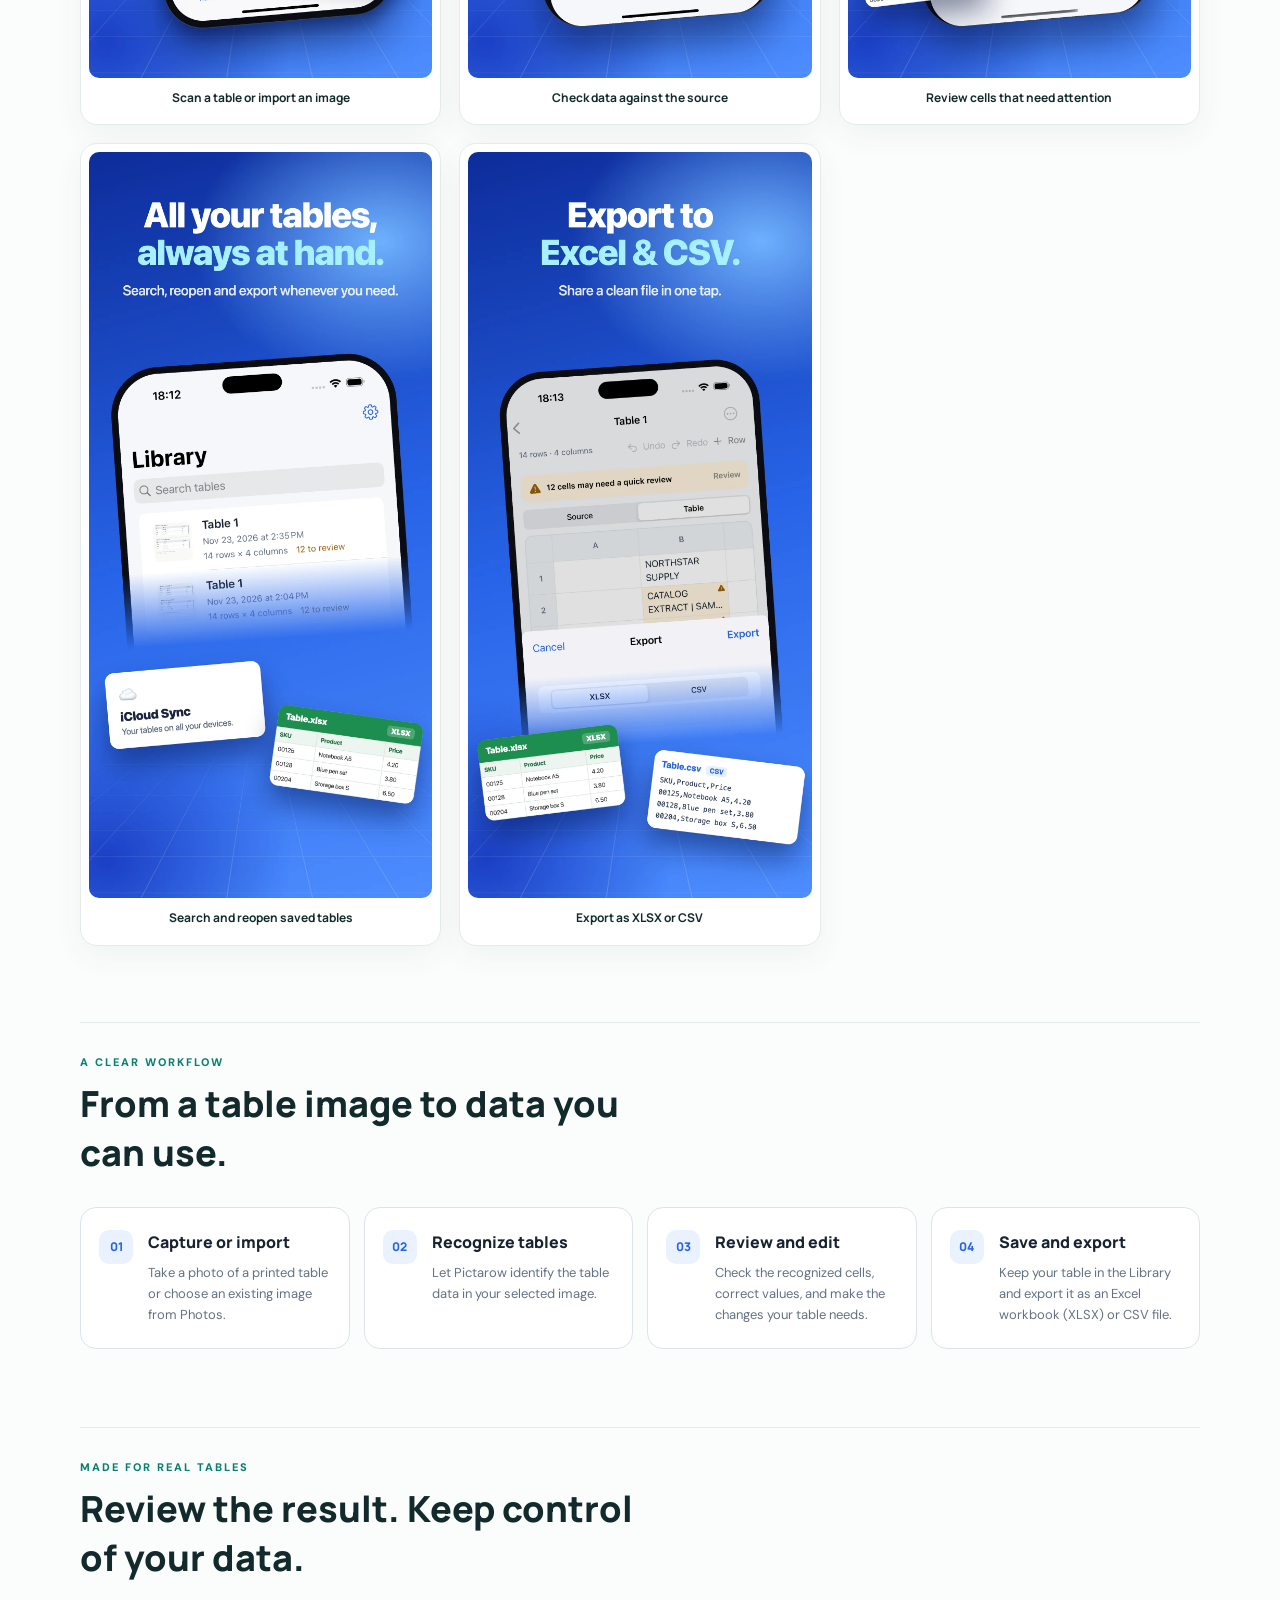
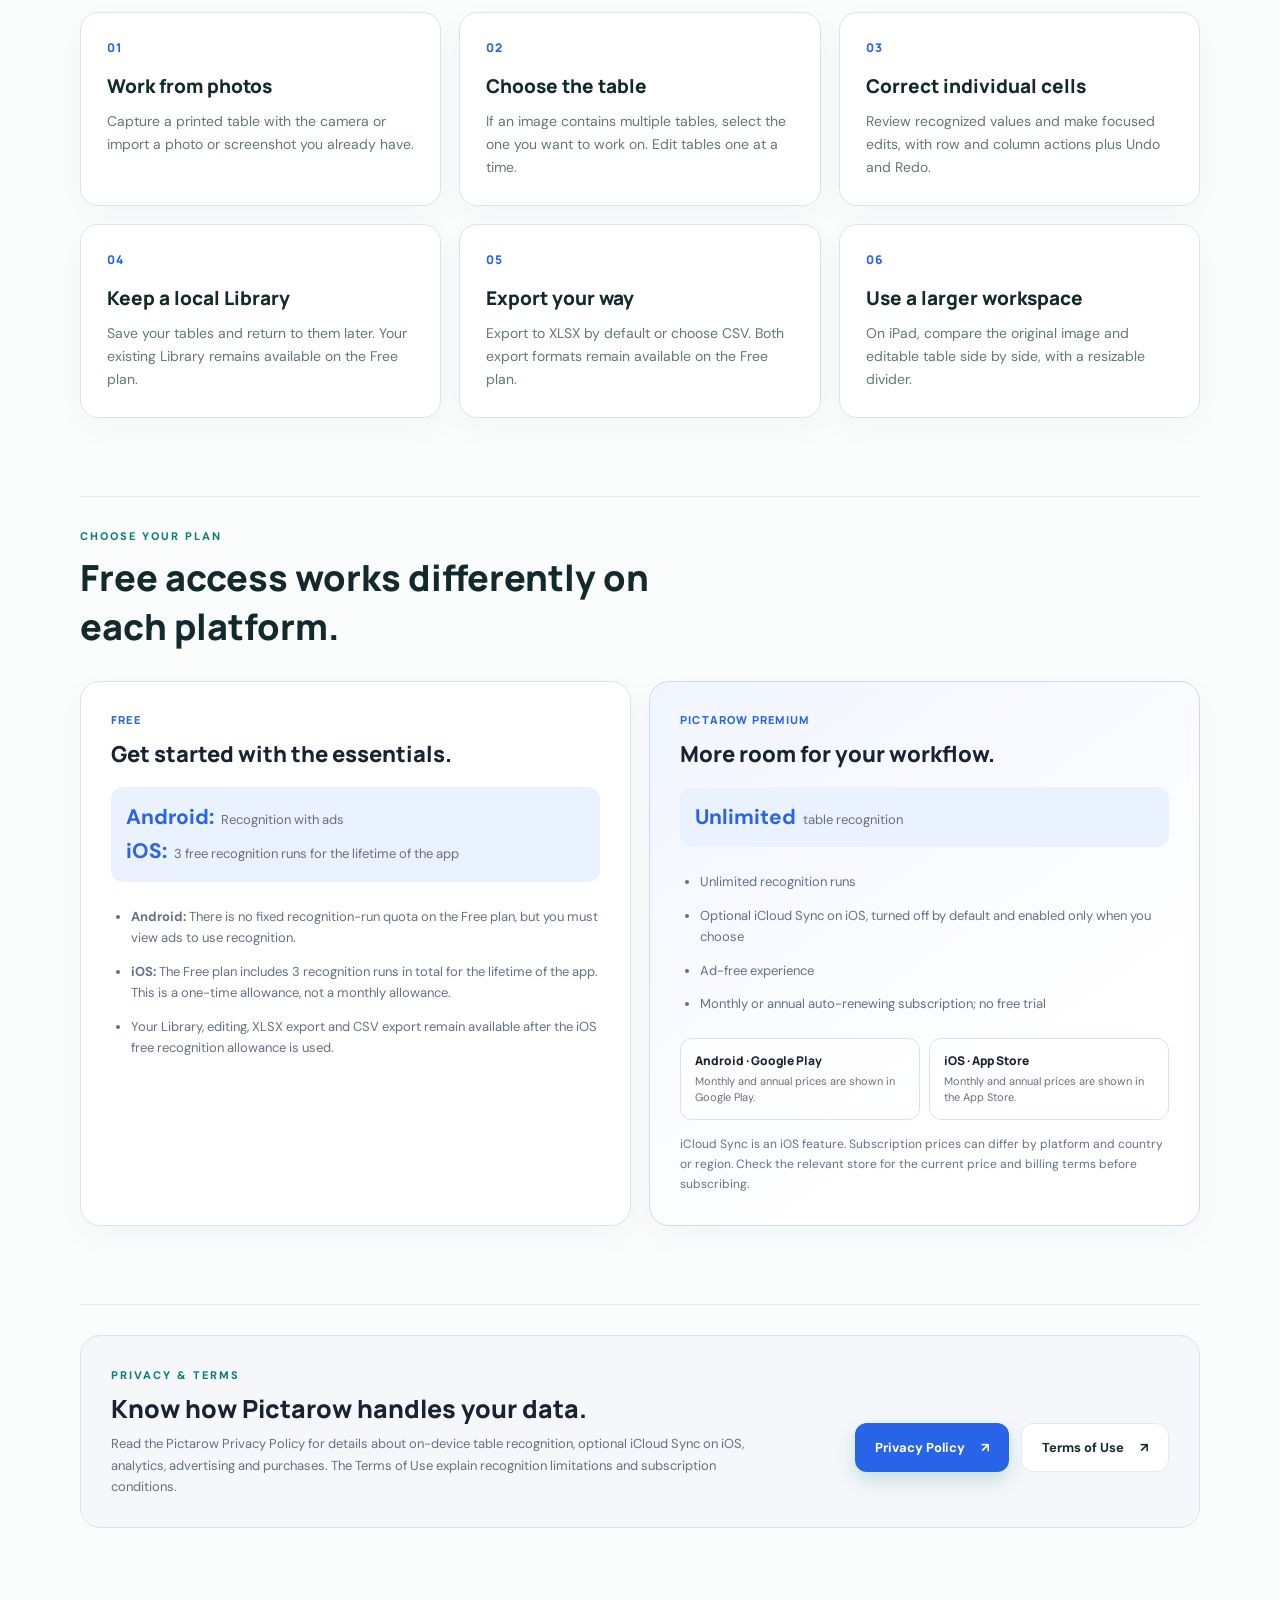
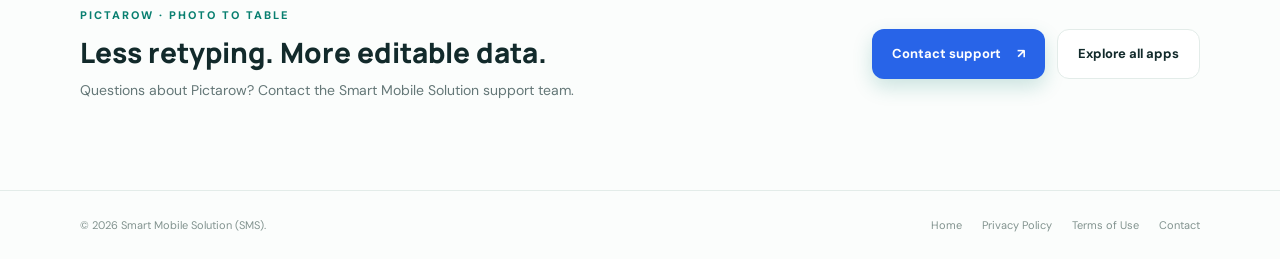
<file: apps/pictarow/index.html>
<!doctype html>
<html lang="en">
<head>
  <meta charset="utf-8">
  <meta name="viewport" content="width=device-width, initial-scale=1">
  <meta name="description" content="Pictarow turns table photos into editable spreadsheet data. Review, correct, save and export your tables as XLSX or CSV.">
  <meta name="theme-color" content="#2864e8">
  <title>Pictarow: Photo to Table — Smart Mobile Solution</title>
  <link rel="icon" type="image/png" href="../../assets/images/company-logo.png">
  <link rel="stylesheet" href="../../assets/css/styles.css">
</head>
<body class="pictarow-page">
<header class="site-header">
  <a class="brand" href="../../"><img class="brand-logo" src="../../assets/images/company-logo.png" alt="Smart Mobile Solution logo"><span>Smart Mobile Solution<span class="brand-sub">MOBILE APP DEVELOPER</span></span></a>
  <nav aria-label="Main navigation"><a href="../../">Home</a><a class="active" href="../">Apps</a><a href="../../privacy/">Privacy</a><a href="../../contact/">Contact</a></nav>
</header>
<main>
  <section class="container product-hero pictarow-hero">
    <div class="product-hero-copy">
      <div class="eyebrow"><span class="dot"></span> IOS · ANDROID · PRODUCTIVITY</div>
      <h1 class="product-title">Pictarow:<br><span>Photo to Table.</span></h1>
      <p class="lead">Turn table photos and screenshots into editable spreadsheet data. Capture or import an image, review and correct the results, then save and export your table.</p>
      <div class="actions">
        <a class="button primary" href="#how-it-works">See how it works <span>↓</span></a>
        <a class="button secondary" href="#plans">Explore Free &amp; Premium</a>
      </div>
      <div class="pictarow-store-actions" aria-label="Pictarow store badges">
        <span class="store-badge store-badge-static" role="img" aria-label="Google Play"><img class="store-badge-image store-badge-google" src="../../assets/images/googleplay-badge.webp" width="160" height="48" alt="" decoding="async"></span>
        <span class="store-badge store-badge-static" role="img" aria-label="App Store"><img class="store-badge-image store-badge-appstore" src="../../assets/images/appstore-badge.svg" width="144" height="48" alt="" decoding="async"></span>
      </div>
      <div class="tag-row product-tags"><span>Capture or Import</span><span>Review &amp; Edit</span><span>XLSX &amp; CSV</span></div>
    </div>
    <div class="product-hero-art pictarow-hero-art">
      <img src="../../assets/images/pictarow-icon.webp" width="1024" height="1024" alt="Pictarow app icon showing a table inside a scan frame" decoding="async" fetchpriority="high">
      <div class="pictarow-hero-note"><strong>Less retyping.</strong><span>More editable data.</span></div>
    </div>
  </section>

  <section class="container product-gallery-section pictarow-gallery" aria-labelledby="pictarow-preview-title">
    <div class="section-heading">
      <div>
        <div class="eyebrow">APP PREVIEW</div>
        <h2 id="pictarow-preview-title">See Pictarow in action.</h2>
      </div>
    </div>
    <div class="screenshot-gallery">
      <figure class="screenshot-card">
        <img src="../../assets/images/pictarow/screenshots/screen-01.webp" width="1320" height="2868" alt="Pictarow Home screen with Scan a table and Import image actions, the remaining Free recognition allowance and recent tables." loading="lazy" decoding="async">
        <figcaption>Scan a table or import an image</figcaption>
      </figure>
      <figure class="screenshot-card">
        <img src="../../assets/images/pictarow/screenshots/screen-02.webp" width="1320" height="2868" alt="Pictarow source review screen displaying an original printed catalog table and a sample XLSX table preview." loading="lazy" decoding="async">
        <figcaption>Check data against the source</figcaption>
      </figure>
      <figure class="screenshot-card">
        <img src="../../assets/images/pictarow/screenshots/screen-03.webp" width="1320" height="2868" alt="Pictarow Table Editor with cells highlighted for review and a notice that 12 cells may need a quick review." loading="lazy" decoding="async">
        <figcaption>Review cells that need attention</figcaption>
      </figure>
      <figure class="screenshot-card">
        <img src="../../assets/images/pictarow/screenshots/screen-04.webp" width="1320" height="2868" alt="Pictarow Library showing saved tables and a search field, alongside an iCloud Sync information panel." loading="lazy" decoding="async">
        <figcaption>Search and reopen saved tables</figcaption>
      </figure>
      <figure class="screenshot-card">
        <img src="../../assets/images/pictarow/screenshots/screen-05.webp" width="1320" height="2868" alt="Pictarow export sheet offering XLSX and CSV formats, with examples of the exported spreadsheet and CSV files." loading="lazy" decoding="async">
        <figcaption>Export as XLSX or CSV</figcaption>
      </figure>
    </div>
  </section>

  <section class="container product-section pictarow-flow" id="how-it-works">
    <div class="section-heading">
      <div><div class="eyebrow">A CLEAR WORKFLOW</div><h2>From a table image to data you can use.</h2></div>
    </div>
    <div class="pictarow-steps">
      <article class="pictarow-step"><span>01</span><div><h3>Capture or import</h3><p>Take a photo of a printed table or choose an existing image from Photos.</p></div></article>
      <article class="pictarow-step"><span>02</span><div><h3>Recognize tables</h3><p>Let Pictarow identify the table data in your selected image.</p></div></article>
      <article class="pictarow-step"><span>03</span><div><h3>Review and edit</h3><p>Check the recognized cells, correct values, and make the changes your table needs.</p></div></article>
      <article class="pictarow-step"><span>04</span><div><h3>Save and export</h3><p>Keep your table in the Library and export it as an Excel workbook (XLSX) or CSV file.</p></div></article>
    </div>
  </section>

  <section class="container product-section">
    <div class="section-heading">
      <div><div class="eyebrow">MADE FOR REAL TABLES</div><h2>Review the result. Keep control of your data.</h2></div>
    </div>
    <div class="feature-grid pictarow-feature-grid">
      <article class="feature-card"><div class="feature-number">01</div><h3>Work from photos</h3><p>Capture a printed table with the camera or import a photo or screenshot you already have.</p></article>
      <article class="feature-card"><div class="feature-number">02</div><h3>Choose the table</h3><p>If an image contains multiple tables, select the one you want to work on. Edit tables one at a time.</p></article>
      <article class="feature-card"><div class="feature-number">03</div><h3>Correct individual cells</h3><p>Review recognized values and make focused edits, with row and column actions plus Undo and Redo.</p></article>
      <article class="feature-card"><div class="feature-number">04</div><h3>Keep a local Library</h3><p>Save your tables and return to them later. Your existing Library remains available on the Free plan.</p></article>
      <article class="feature-card"><div class="feature-number">05</div><h3>Export your way</h3><p>Export to XLSX by default or choose CSV. Both export formats remain available on the Free plan.</p></article>
      <article class="feature-card"><div class="feature-number">06</div><h3>Use a larger workspace</h3><p>On iPad, compare the original image and editable table side by side, with a resizable divider.</p></article>
    </div>
  </section>

  <section class="container product-section pictarow-plans" id="plans">
    <div class="section-heading">
      <div><div class="eyebrow">CHOOSE YOUR PLAN</div><h2>Free access works differently on each platform.</h2></div>
    </div>
    <div class="pictarow-plan-grid">
      <article class="pictarow-plan-card">
        <div class="pictarow-plan-label">FREE</div>
        <h3>Get started with the essentials.</h3>
        <p class="pictarow-plan-limit"><strong>Android:</strong> Recognition with ads<br><strong>iOS:</strong> 3 free recognition runs for the lifetime of the app</p>
        <ul>
          <li><strong>Android:</strong> There is no fixed recognition-run quota on the Free plan, but you must view ads to use recognition.</li>
          <li><strong>iOS:</strong> The Free plan includes 3 recognition runs in total for the lifetime of the app. This is a one-time allowance, not a monthly allowance.</li>
          <li>Your Library, editing, XLSX export and CSV export remain available after the iOS free recognition allowance is used.</li>
        </ul>
      </article>
      <article class="pictarow-plan-card premium">
        <div class="pictarow-plan-label">PICTAROW PREMIUM</div>
        <h3>More room for your workflow.</h3>
        <p class="pictarow-plan-limit"><strong>Unlimited</strong> table recognition</p>
        <ul>
          <li>Unlimited recognition runs</li>
          <li>Optional iCloud Sync on iOS, turned off by default and enabled only when you choose</li>
          <li>Ad-free experience</li>
          <li>Monthly or annual auto-renewing subscription; no free trial</li>
        </ul>
        <div class="pictarow-store-pricing" aria-label="Where to check subscription prices">
          <div><strong>Android · Google Play</strong><span>Monthly and annual prices are shown in Google Play.</span></div>
          <div><strong>iOS · App Store</strong><span>Monthly and annual prices are shown in the App Store.</span></div>
        </div>
        <p class="pictarow-plan-note">iCloud Sync is an iOS feature. Subscription prices can differ by platform and country or region. Check the relevant store for the current price and billing terms before subscribing.</p>
      </article>
    </div>
  </section>

  <section class="container product-section pictarow-privacy">
    <div class="pictarow-privacy-panel">
      <div><div class="eyebrow">PRIVACY &amp; TERMS</div><h2>Know how Pictarow handles your data.</h2><p>Read the Pictarow Privacy Policy for details about on-device table recognition, optional iCloud Sync on iOS, analytics, advertising and purchases. The Terms of Use explain recognition limitations and subscription conditions.</p></div>
      <div class="actions">
        <a class="button primary" href="../../privacy/pictarow/">Privacy Policy <span>↗</span></a>
        <a class="button secondary" href="../../terms/pictarow/">Terms of Use <span>↗</span></a>
      </div>
    </div>
  </section>

  <section class="container product-footer-cta">
    <div><div class="eyebrow">PICTAROW · PHOTO TO TABLE</div><h2>Less retyping. More editable data.</h2><p>Questions about Pictarow? Contact the Smart Mobile Solution support team.</p></div>
    <div class="actions"><a class="button primary" href="mailto:help.mobilesolution@gmail.com">Contact support <span>↗</span></a><a class="button secondary" href="../">Explore all apps</a></div>
  </section>
</main>
<footer class="site-footer"><div>© <span data-year></span> Smart Mobile Solution (SMS).</div><div><a href="../../">Home</a><a href="../../privacy/pictarow/">Privacy Policy</a><a href="../../terms/pictarow/">Terms of Use</a><a href="../../contact/">Contact</a></div></footer>
<script src="../../assets/js/site.js"></script>
</body>
</html>
</file>
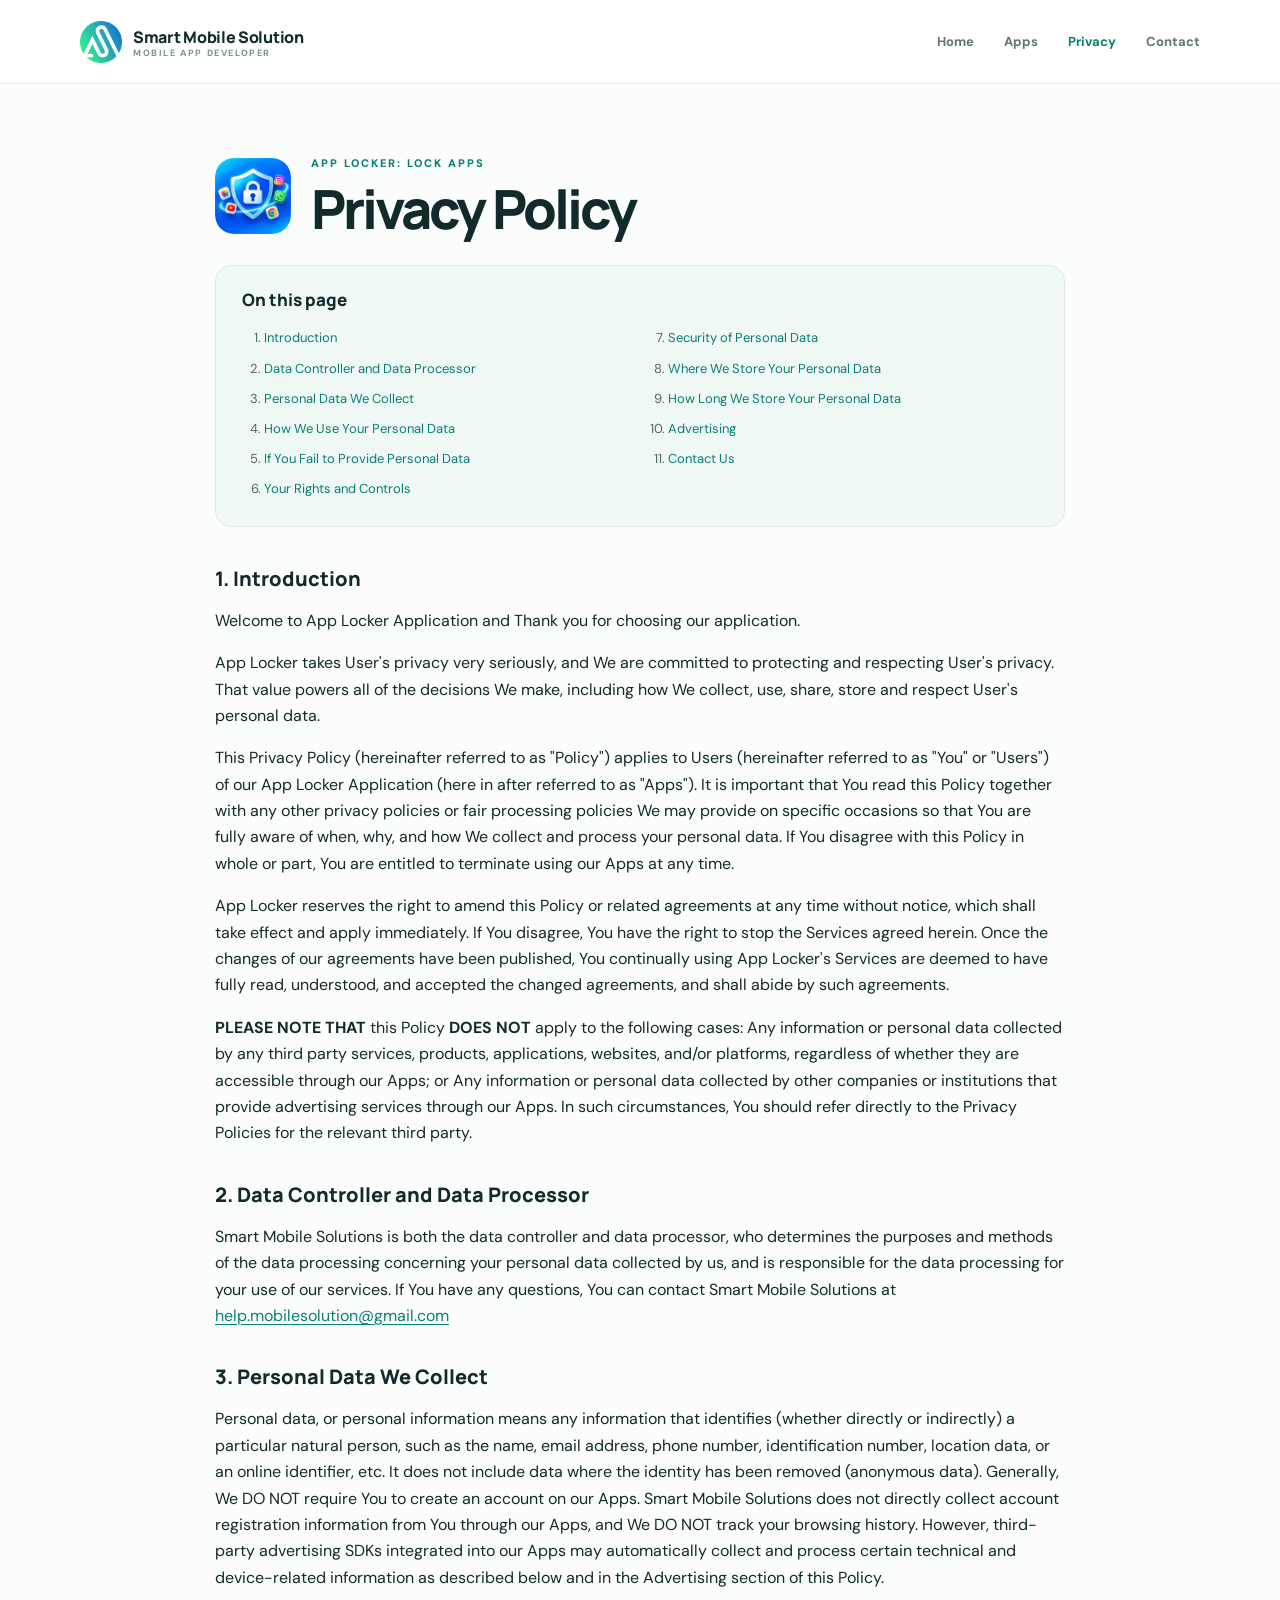
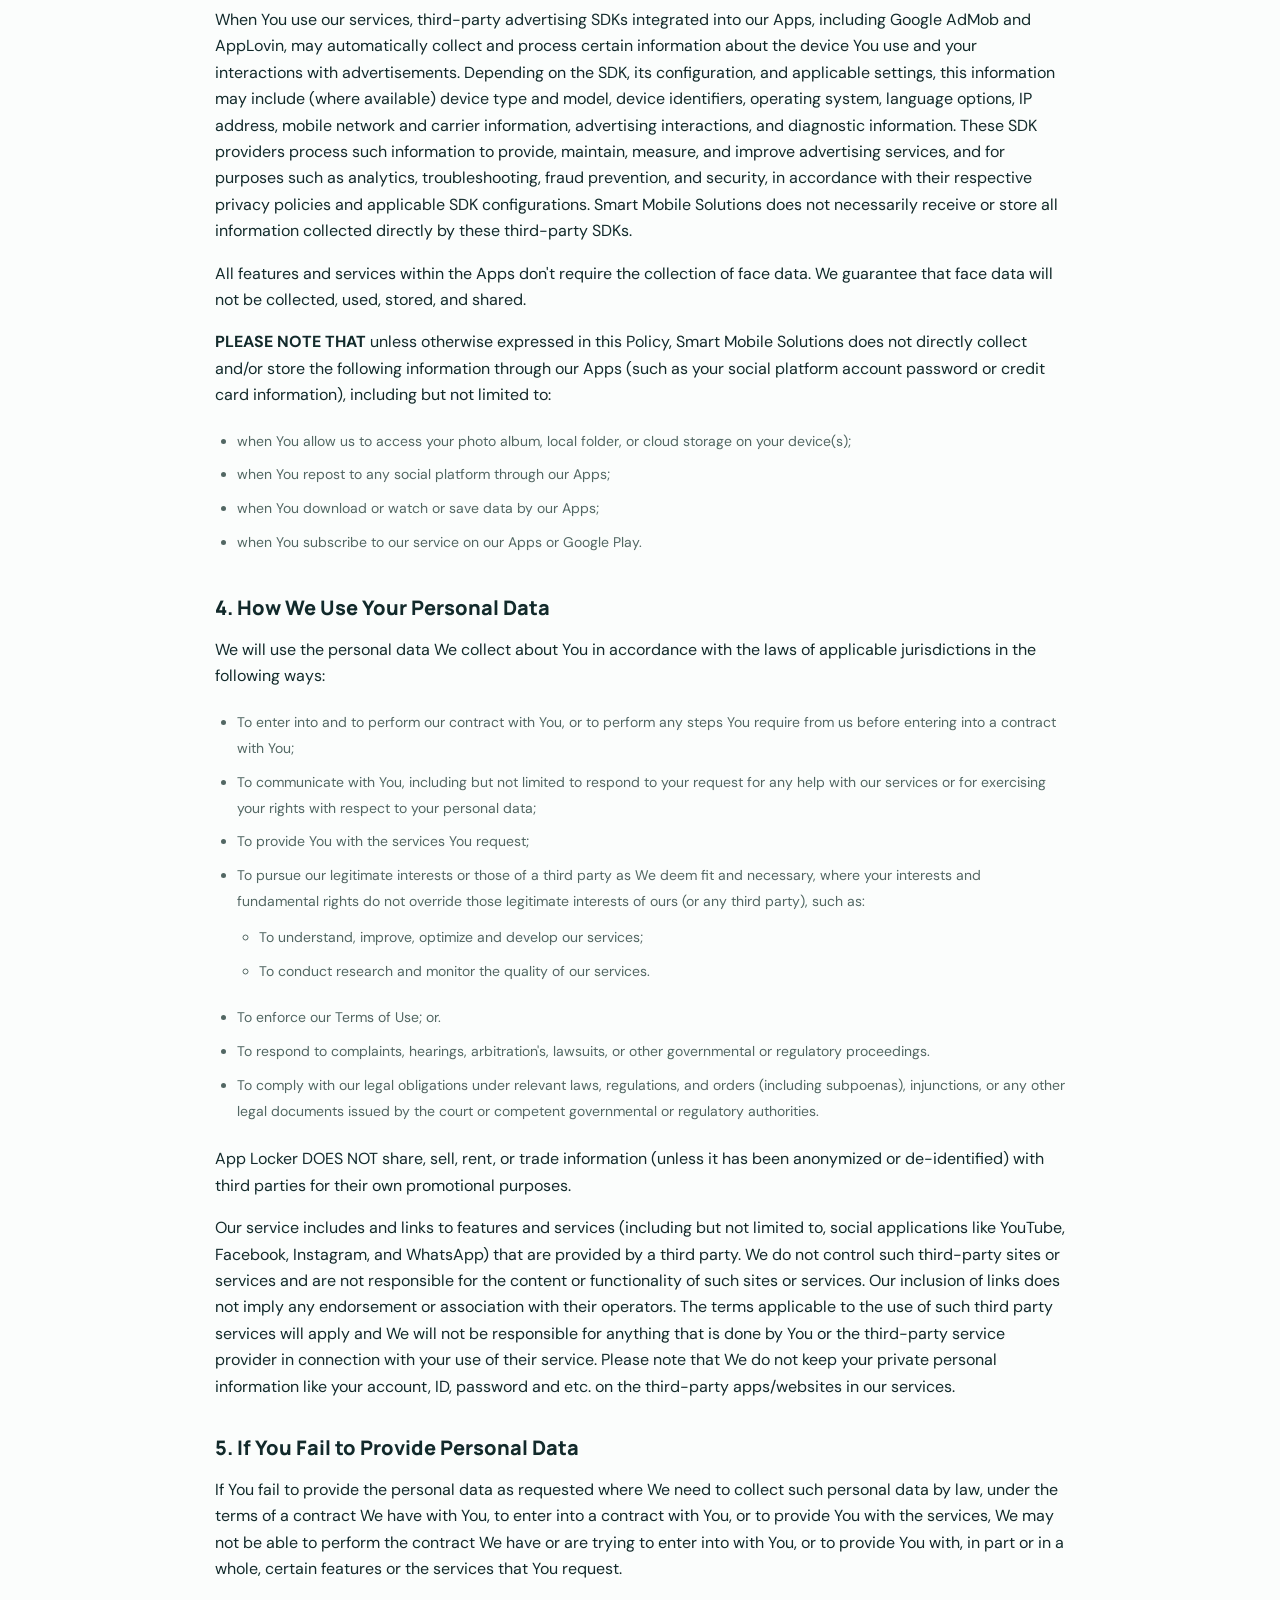
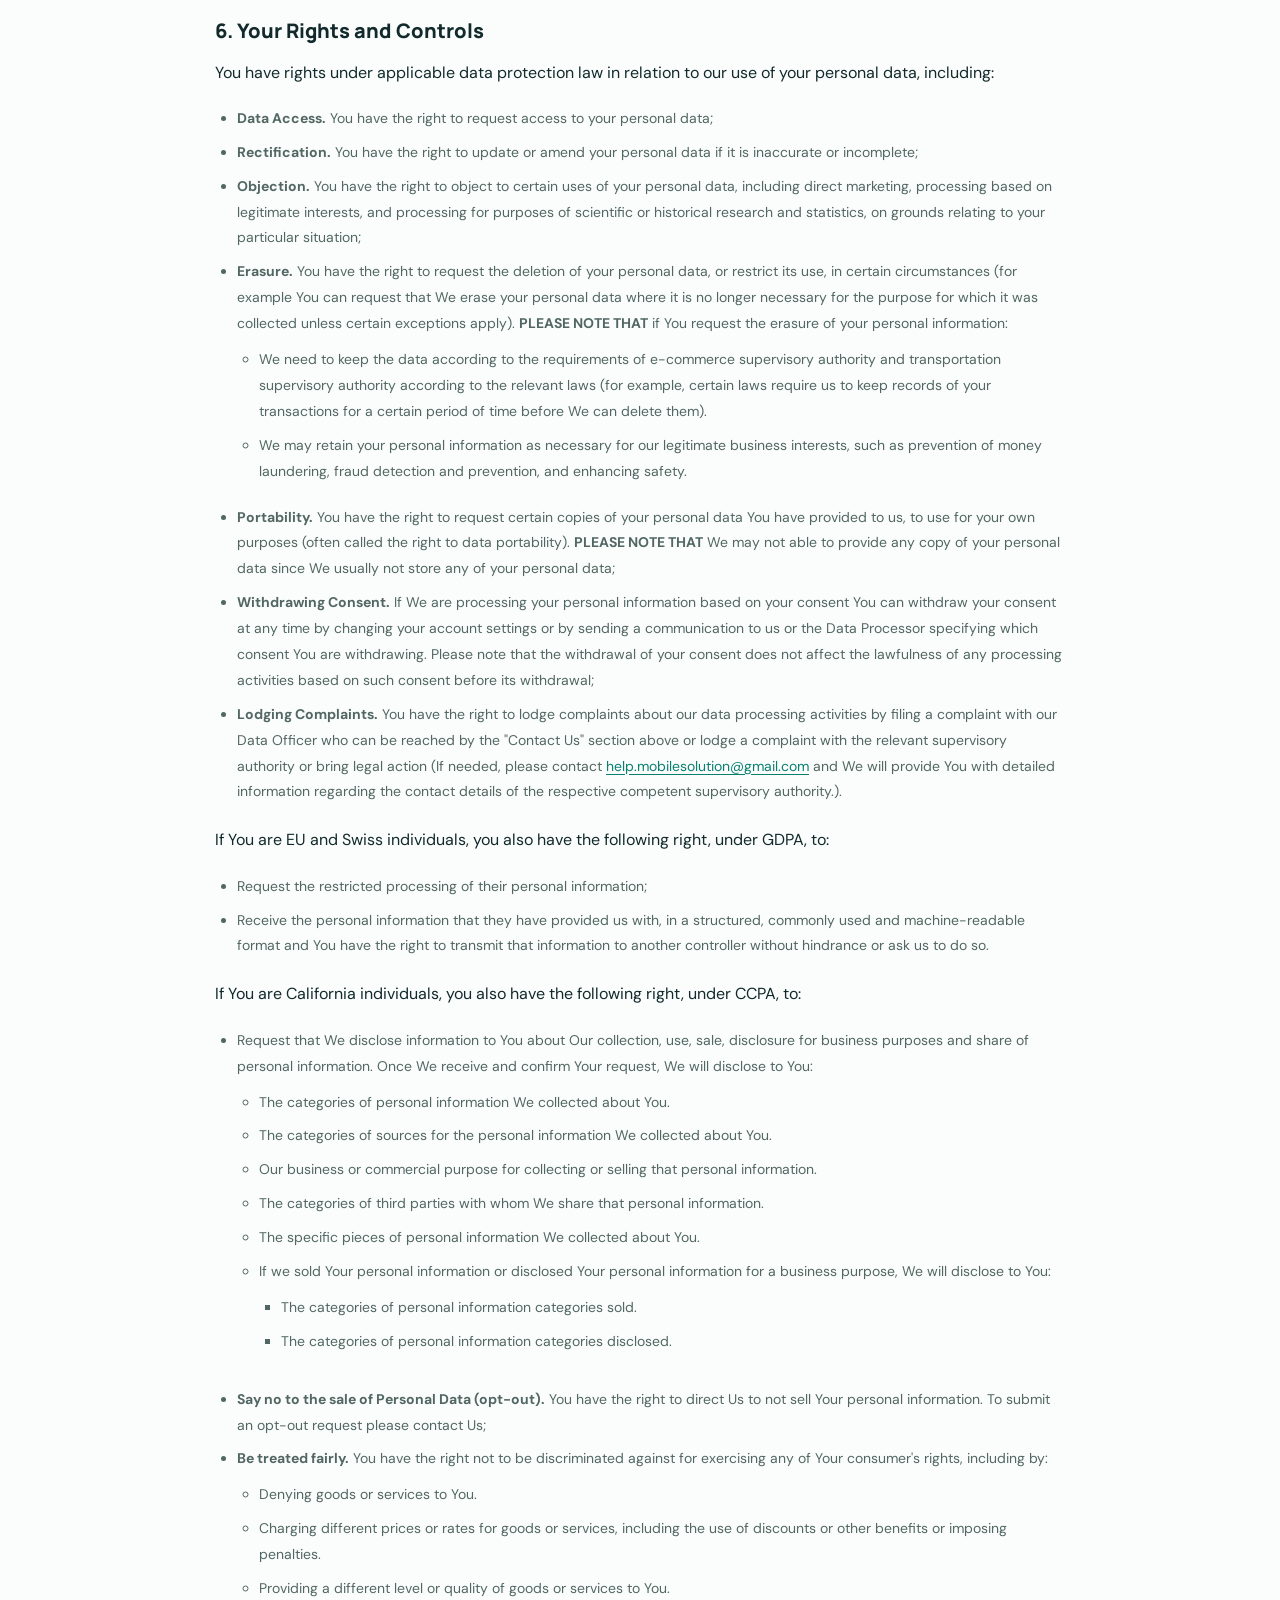
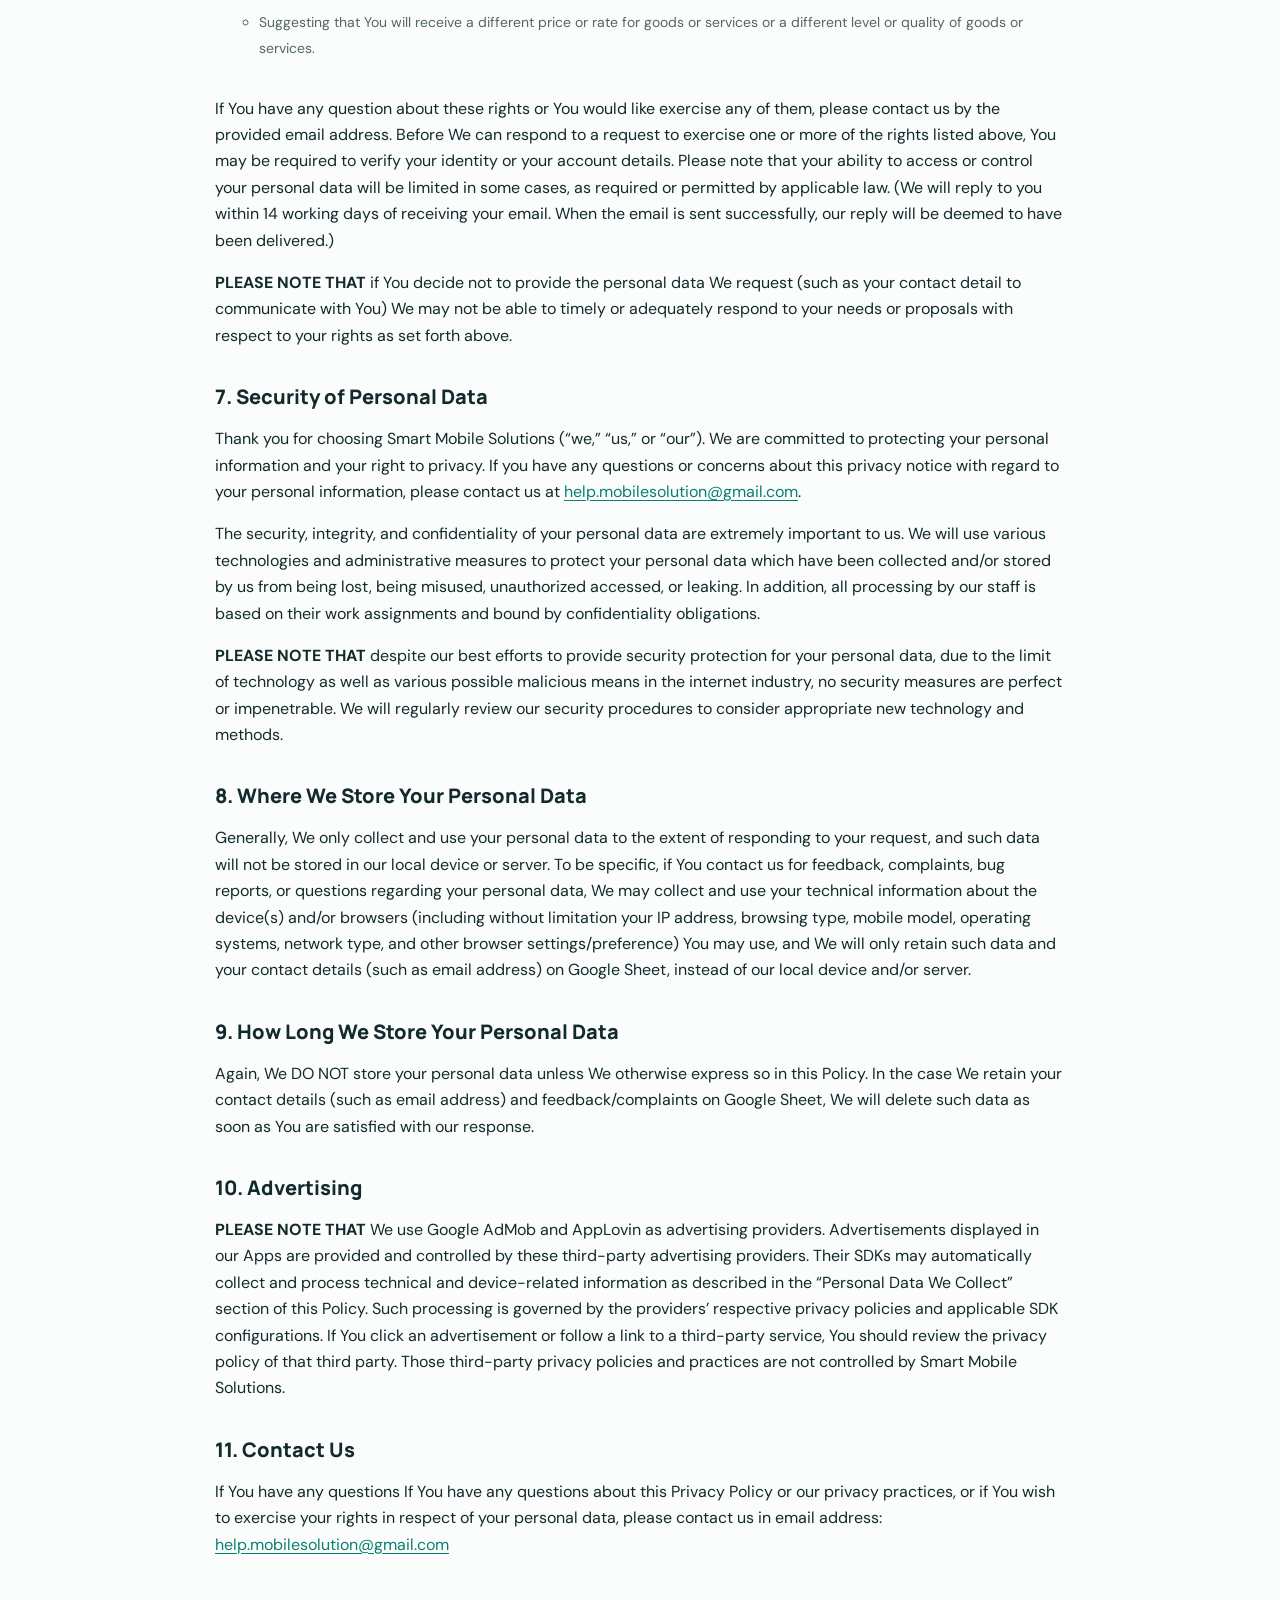
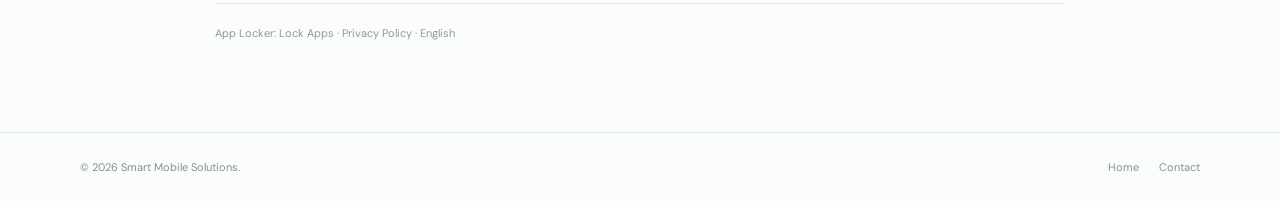
<file: privacy/app-locker/index.html>
<!doctype html>
<html lang="en">
<head>
  <meta charset="utf-8">
  <meta name="viewport" content="width=device-width, initial-scale=1">
  <meta name="description" content="Privacy Policy for App Locker: Lock Apps by Smart Mobile Solution.">
  <meta name="theme-color" content="#087f70">
  <title>Privacy Policy — App Locker: Lock Apps | Smart Mobile Solution</title>
  <link rel="icon" type="image/png" href="../../assets/images/company-logo.png">
  <link rel="stylesheet" href="../../assets/css/styles.css">
  <style>
    .app-policy-brand{display:flex;align-items:center;gap:20px;margin-bottom:8px}
    .app-policy-brand img{width:76px;height:76px;object-fit:cover;border-radius:19px;flex:none}
    .app-policy-brand .page-title{margin:7px 0 0}
    .policy-intro{color:#647777;font-size:14px}
    .toc{background:#f0f8f5;border:1px solid #dcece5;border-radius:16px;padding:22px 26px;margin:28px 0 38px}
    .toc h2{font:800 17px Manrope,sans-serif;margin:0 0 12px;color:#122a2b}
    .toc ol{columns:2;column-gap:34px;margin:0;padding-left:22px}
    .toc li{break-inside:avoid;padding:3px 0;font-size:13px;color:#526763}
    .toc a{color:#087f70;text-decoration:none}
    .toc a:hover{text-decoration:underline}
    .policy section{scroll-margin-top:100px}
    .policy section ul{margin:10px 0 18px}
    .policy section li{padding:4px 0}
    .policy section ul ul{margin:6px 0 8px}
    @media(max-width:700px){.app-policy-brand img{width:60px;height:60px}.toc ol{columns:1}.toc{padding:18px}}
  </style>
</head>
<body>

<header class="site-header">
  <a class="brand" href="../../"><img class="brand-logo" src="../../assets/images/company-logo.png" alt="Smart Mobile Solution logo"><span>Smart Mobile Solution<span class="brand-sub">MOBILE APP DEVELOPER</span></span></a>
  <nav aria-label="Main navigation"><a href="../../">Home</a><a href="../../apps/">Apps</a><a class="active" href="../">Privacy</a><a href="../../contact/">Contact</a></nav>
</header>
<main class="container policy">
  <div class="app-policy-brand">
    <img src="../../assets/images/app-locker-icon.webp" alt="App Locker: Lock Apps icon">
    <div><div class="eyebrow">APP LOCKER: LOCK APPS</div><h1 class="page-title">Privacy Policy</h1></div>
  </div>
  
<nav class="toc" aria-label="Privacy Policy contents">
  <h2>On this page</h2>
  <ol>
    <li><a href="#introduction">Introduction</a></li>
    <li><a href="#controller">Data Controller and Data Processor</a></li>
    <li><a href="#personal-data">Personal Data We Collect</a></li>
    <li><a href="#use-data">How We Use Your Personal Data</a></li>
    <li><a href="#failure-to-provide">If You Fail to Provide Personal Data</a></li>
    <li><a href="#rights">Your Rights and Controls</a></li>
    <li><a href="#security">Security of Personal Data</a></li>
    <li><a href="#storage">Where We Store Your Personal Data</a></li>
    <li><a href="#retention">How Long We Store Your Personal Data</a></li>
    <li><a href="#advertising">Advertising</a></li>
    <li><a href="#contact">Contact Us</a></li>
  </ol>
</nav>

  
<section id="introduction">
  <h2>1. Introduction</h2>
  <p>Welcome to App Locker Application and Thank you for choosing our application.</p>
  <p>App Locker takes User's privacy very seriously, and We are committed to protecting and respecting User's privacy. That value powers all of the decisions We make, including how We collect, use, share, store and respect User's personal data.</p>
  <p>This Privacy Policy (hereinafter referred to as "Policy") applies to Users (hereinafter referred to as "You" or "Users") of our App Locker Application (here in after referred to as "Apps"). It is important that You read this Policy together with any other privacy policies or fair processing policies We may provide on specific occasions so that You are fully aware of when, why, and how We collect and process your personal data. If You disagree with this Policy in whole or part, You are entitled to terminate using our Apps at any time.</p>
  <p>App Locker reserves the right to amend this Policy or related agreements at any time without notice, which shall take effect and apply immediately. If You disagree, You have the right to stop the Services agreed herein. Once the changes of our agreements have been published, You continually using App Locker's Services are deemed to have fully read, understood, and accepted the changed agreements, and shall abide by such agreements.</p>
  <p><strong>PLEASE NOTE THAT</strong> this Policy <strong>DOES NOT</strong> apply to the following cases: Any information or personal data collected by any third party services, products, applications, websites, and/or platforms, regardless of whether they are accessible through our Apps; or Any information or personal data collected by other companies or institutions that provide advertising services through our Apps. In such circumstances, You should refer directly to the Privacy Policies for the relevant third party.</p>
</section>

<section id="controller">
  <h2>2. Data Controller and Data Processor</h2>
  <p>Smart Mobile Solutions is both the data controller and data processor, who determines the purposes and methods of the data processing concerning your personal data collected by us, and is responsible for the data processing for your use of our services. If You have any questions, You can contact Smart Mobile Solutions at <a href="mailto:help.mobilesolution@gmail.com">help.mobilesolution@gmail.com</a></p>
</section>

<section id="personal-data">
  <h2>3. Personal Data We Collect</h2>
  <p>Personal data, or personal information means any information that identifies (whether directly or indirectly) a particular natural person, such as the name, email address, phone number, identification number, location data, or an online identifier, etc. It does not include data where the identity has been removed (anonymous data). Generally, We DO NOT require You to create an account on our Apps. Smart Mobile Solutions does not directly collect account registration information from You through our Apps, and We DO NOT track your browsing history. However, third-party advertising SDKs integrated into our Apps may automatically collect and process certain technical and device-related information as described below and in the Advertising section of this Policy.</p>
  <p>When You use our services, third-party advertising SDKs integrated into our Apps, including Google AdMob and AppLovin, may automatically collect and process certain information about the device You use and your interactions with advertisements. Depending on the SDK, its configuration, and applicable settings, this information may include (where available) device type and model, device identifiers, operating system, language options, IP address, mobile network and carrier information, advertising interactions, and diagnostic information. These SDK providers process such information to provide, maintain, measure, and improve advertising services, and for purposes such as analytics, troubleshooting, fraud prevention, and security, in accordance with their respective privacy policies and applicable SDK configurations. Smart Mobile Solutions does not necessarily receive or store all information collected directly by these third-party SDKs.</p>
  <p>All features and services within the Apps don't require the collection of face data. We guarantee that face data will not be collected, used, stored, and shared.</p>
  <p><strong>PLEASE NOTE THAT</strong> unless otherwise expressed in this Policy, Smart Mobile Solutions does not directly collect and/or store the following information through our Apps (such as your social platform account password or credit card information), including but not limited to:</p>
  <ul>
    <li>when You allow us to access your photo album, local folder, or cloud storage on your device(s);</li>
    <li>when You repost to any social platform through our Apps;</li>
    <li>when You download or watch or save data by our Apps;</li>
    <li>when You subscribe to our service on our Apps or Google Play.</li>
  </ul>
</section>

<section id="use-data">
  <h2>4. How We Use Your Personal Data</h2>
  <p>We will use the personal data We collect about You in accordance with the laws of applicable jurisdictions in the following ways:</p>
  <ul>
    <li>To enter into and to perform our contract with You, or to perform any steps You require from us before entering into a contract with You;</li>
    <li>To communicate with You, including but not limited to respond to your request for any help with our services or for exercising your rights with respect to your personal data;</li>
    <li>To provide You with the services You request;</li>
    <li>To pursue our legitimate interests or those of a third party as We deem fit and necessary, where your interests and fundamental rights do not override those legitimate interests of ours (or any third party), such as:
      <ul>
        <li>To understand, improve, optimize and develop our services;</li>
        <li>To conduct research and monitor the quality of our services.</li>
      </ul>
    </li>
    <li>To enforce our Terms of Use; or.</li>
    <li>To respond to complaints, hearings, arbitration's, lawsuits, or other governmental or regulatory proceedings.</li>
    <li>To comply with our legal obligations under relevant laws, regulations, and orders (including subpoenas), injunctions, or any other legal documents issued by the court or competent governmental or regulatory authorities.</li>
  </ul>
  <p>App Locker DOES NOT share, sell, rent, or trade information (unless it has been anonymized or de-identified) with third parties for their own promotional purposes.</p>
  <p>Our service includes and links to features and services (including but not limited to, social applications like YouTube, Facebook, Instagram, and WhatsApp) that are provided by a third party. We do not control such third-party sites or services and are not responsible for the content or functionality of such sites or services. Our inclusion of links does not imply any endorsement or association with their operators. The terms applicable to the use of such third party services will apply and We will not be responsible for anything that is done by You or the third-party service provider in connection with your use of their service. Please note that We do not keep your private personal information like your account, ID, password and etc. on the third-party apps/websites in our services.</p>
</section>

<section id="failure-to-provide">
  <h2>5. If You Fail to Provide Personal Data</h2>
  <p>If You fail to provide the personal data as requested where We need to collect such personal data by law, under the terms of a contract We have with You, to enter into a contract with You, or to provide You with the services, We may not be able to perform the contract We have or are trying to enter into with You, or to provide You with, in part or in a whole, certain features or the services that You request.</p>
</section>

<section id="rights">
  <h2>6. Your Rights and Controls</h2>
  <p>You have rights under applicable data protection law in relation to our use of your personal data, including:</p>
  <ul>
    <li><strong>Data Access.</strong> You have the right to request access to your personal data;</li>
    <li><strong>Rectification.</strong> You have the right to update or amend your personal data if it is inaccurate or incomplete;</li>
    <li><strong>Objection.</strong> You have the right to object to certain uses of your personal data, including direct marketing, processing based on legitimate interests, and processing for purposes of scientific or historical research and statistics, on grounds relating to your particular situation;</li>
    <li><strong>Erasure.</strong> You have the right to request the deletion of your personal data, or restrict its use, in certain circumstances (for example You can request that We erase your personal data where it is no longer necessary for the purpose for which it was collected unless certain exceptions apply). <strong>PLEASE NOTE THAT</strong> if You request the erasure of your personal information:
      <ul>
        <li>We need to keep the data according to the requirements of e-commerce supervisory authority and transportation supervisory authority according to the relevant laws (for example, certain laws require us to keep records of your transactions for a certain period of time before We can delete them).</li>
        <li>We may retain your personal information as necessary for our legitimate business interests, such as prevention of money laundering, fraud detection and prevention, and enhancing safety.</li>
      </ul>
    </li>
    <li><strong>Portability.</strong> You have the right to request certain copies of your personal data You have provided to us, to use for your own purposes (often called the right to data portability). <strong>PLEASE NOTE THAT</strong> We may not able to provide any copy of your personal data since We usually not store any of your personal data;</li>
    <li><strong>Withdrawing Consent.</strong> If We are processing your personal information based on your consent You can withdraw your consent at any time by changing your account settings or by sending a communication to us or the Data Processor specifying which consent You are withdrawing. Please note that the withdrawal of your consent does not affect the lawfulness of any processing activities based on such consent before its withdrawal;</li>
    <li><strong>Lodging Complaints.</strong> You have the right to lodge complaints about our data processing activities by filing a complaint with our Data Officer who can be reached by the "Contact Us" section above or lodge a complaint with the relevant supervisory authority or bring legal action (If needed, please contact <a href="mailto:help.mobilesolution@gmail.com">help.mobilesolution@gmail.com</a> and We will provide You with detailed information regarding the contact details of the respective competent supervisory authority.).</li>
  </ul>
  <p>If You are EU and Swiss individuals, you also have the following right, under GDPA, to:</p>
  <ul>
    <li>Request the restricted processing of their personal information;</li>
    <li>Receive the personal information that they have provided us with, in a structured, commonly used and machine-readable format and You have the right to transmit that information to another controller without hindrance or ask us to do so.</li>
  </ul>
  <p>If You are California individuals, you also have the following right, under CCPA, to:</p>
  <ul>
    <li>Request that We disclose information to You about Our collection, use, sale, disclosure for business purposes and share of personal information. Once We receive and confirm Your request, We will disclose to You:
      <ul>
        <li>The categories of personal information We collected about You.</li>
        <li>The categories of sources for the personal information We collected about You.</li>
        <li>Our business or commercial purpose for collecting or selling that personal information.</li>
        <li>The categories of third parties with whom We share that personal information.</li>
        <li>The specific pieces of personal information We collected about You.</li>
        <li>If we sold Your personal information or disclosed Your personal information for a business purpose, We will disclose to You:
          <ul>
            <li>The categories of personal information categories sold.</li>
            <li>The categories of personal information categories disclosed.</li>
          </ul>
        </li>
      </ul>
    </li>
    <li><strong>Say no to the sale of Personal Data (opt-out).</strong> You have the right to direct Us to not sell Your personal information. To submit an opt-out request please contact Us;</li>
    <li><strong>Be treated fairly.</strong> You have the right not to be discriminated against for exercising any of Your consumer's rights, including by:
      <ul>
        <li>Denying goods or services to You.</li>
        <li>Charging different prices or rates for goods or services, including the use of discounts or other benefits or imposing penalties.</li>
        <li>Providing a different level or quality of goods or services to You.</li>
        <li>Suggesting that You will receive a different price or rate for goods or services or a different level or quality of goods or services.</li>
      </ul>
    </li>
  </ul>
  <p>If You have any question about these rights or You would like exercise any of them, please contact us by the provided email address. Before We can respond to a request to exercise one or more of the rights listed above, You may be required to verify your identity or your account details. Please note that your ability to access or control your personal data will be limited in some cases, as required or permitted by applicable law. (We will reply to you within 14 working days of receiving your email. When the email is sent successfully, our reply will be deemed to have been delivered.)</p>
  <p><strong>PLEASE NOTE THAT</strong> if You decide not to provide the personal data We request (such as your contact detail to communicate with You) We may not be able to timely or adequately respond to your needs or proposals with respect to your rights as set forth above.</p>
</section>

<section id="security">
  <h2>7. Security of Personal Data</h2>
  <p>Thank you for choosing Smart Mobile Solutions (“we,” “us,” or “our”). We are committed to protecting your personal information and your right to privacy. If you have any questions or concerns about this privacy notice with regard to your personal information, please contact us at <a href="mailto:help.mobilesolution@gmail.com">help.mobilesolution@gmail.com</a>.</p>
  <p>The security, integrity, and confidentiality of your personal data are extremely important to us. We will use various technologies and administrative measures to protect your personal data which have been collected and/or stored by us from being lost, being misused, unauthorized accessed, or leaking. In addition, all processing by our staff is based on their work assignments and bound by confidentiality obligations.</p>
  <p><strong>PLEASE NOTE THAT</strong> despite our best efforts to provide security protection for your personal data, due to the limit of technology as well as various possible malicious means in the internet industry, no security measures are perfect or impenetrable. We will regularly review our security procedures to consider appropriate new technology and methods.</p>
</section>

<section id="storage">
  <h2>8. Where We Store Your Personal Data</h2>
  <p>Generally, We only collect and use your personal data to the extent of responding to your request, and such data will not be stored in our local device or server. To be specific, if You contact us for feedback, complaints, bug reports, or questions regarding your personal data, We may collect and use your technical information about the device(s) and/or browsers (including without limitation your IP address, browsing type, mobile model, operating systems, network type, and other browser settings/preference) You may use, and We will only retain such data and your contact details (such as email address) on Google Sheet, instead of our local device and/or server.</p>
</section>

<section id="retention">
  <h2>9. How Long We Store Your Personal Data</h2>
  <p>Again, We DO NOT store your personal data unless We otherwise express so in this Policy. In the case We retain your contact details (such as email address) and feedback/complaints on Google Sheet, We will delete such data as soon as You are satisfied with our response.</p>
</section>

<section id="advertising">
  <h2>10. Advertising</h2>
  <p><strong>PLEASE NOTE THAT</strong> We use Google AdMob and AppLovin as advertising providers. Advertisements displayed in our Apps are provided and controlled by these third-party advertising providers. Their SDKs may automatically collect and process technical and device-related information as described in the “Personal Data We Collect” section of this Policy. Such processing is governed by the providers’ respective privacy policies and applicable SDK configurations. If You click an advertisement or follow a link to a third-party service, You should review the privacy policy of that third party. Those third-party privacy policies and practices are not controlled by Smart Mobile Solutions.</p>
</section>

<section id="contact">
  <h2>11. Contact Us</h2>
  <p>If You have any questions If You have any questions about this Privacy Policy or our privacy practices, or if You wish to exercise your rights in respect of your personal data, please contact us in email address: <a href="mailto:help.mobilesolution@gmail.com">help.mobilesolution@gmail.com</a></p>
</section>

  <div class="policy-end">App Locker: Lock Apps · Privacy Policy · English</div>
</main>
<footer class="site-footer"><div>© <span data-year></span> Smart Mobile Solutions.</div><div><a href="../../">Home</a><a href="../../contact/">Contact</a></div></footer>
<script src="../../assets/js/site.js"></script>

</body>
</html>
</file>
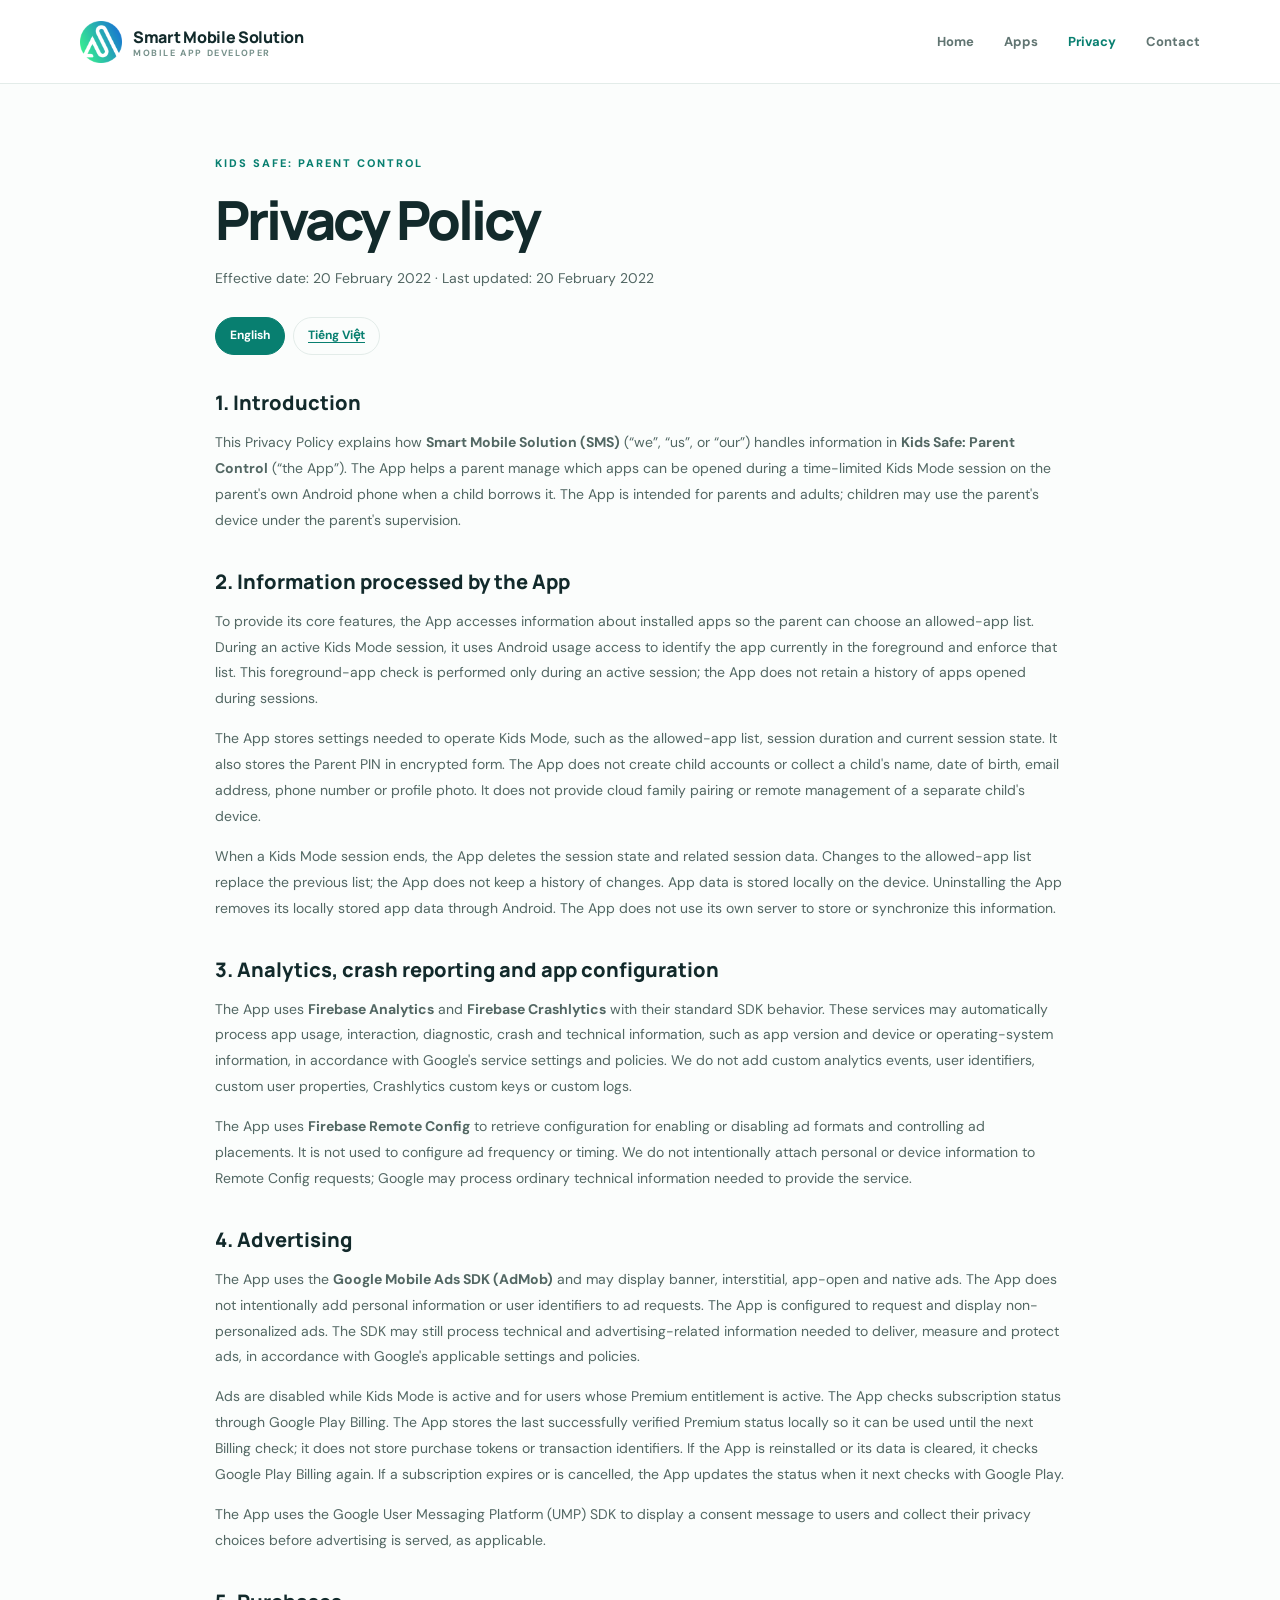
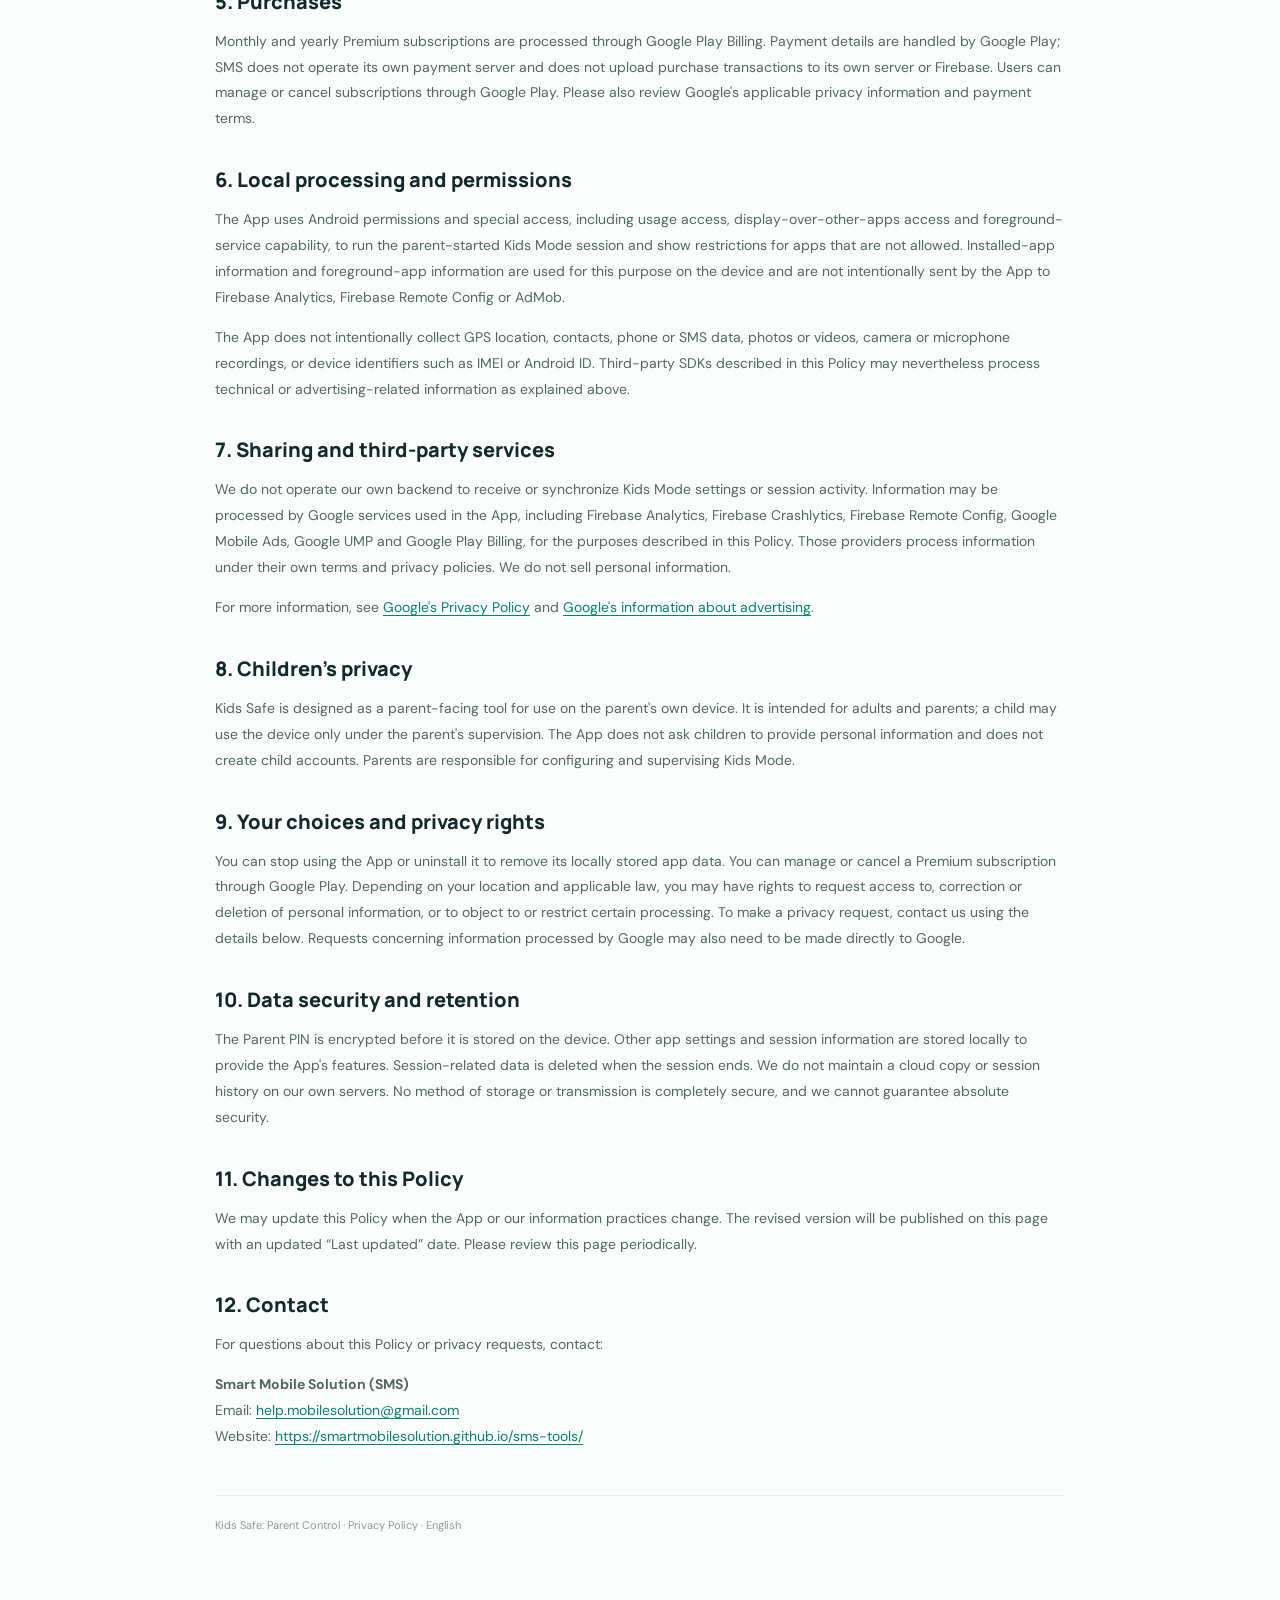
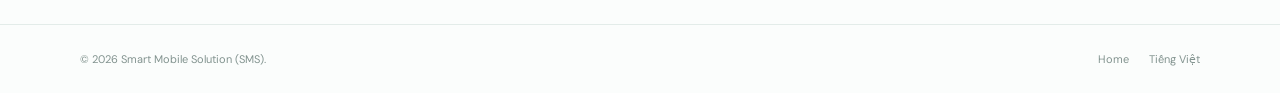
<file: privacy/kids-safe/index.html>
<!doctype html>
<html lang="en"><head><meta charset="utf-8"><meta name="viewport" content="width=device-width, initial-scale=1"><meta name="description" content="Privacy Policy for Kids Safe: Parent Control by Smart Mobile Solution."><title>Kids Safe Privacy Policy — English</title><link rel="icon" type="image/png" href="../../assets/images/company-logo.png"><link rel="stylesheet" href="../../assets/css/styles.css"></head>
<body><header class="site-header"><a class="brand" href="../../"><img class="brand-logo" src="../../assets/images/company-logo.png" alt="Smart Mobile Solution logo"><span>Smart Mobile Solution<span class="brand-sub">MOBILE APP DEVELOPER</span></span></a><nav><a href="../../">Home</a><a href="../../apps/">Apps</a><a class="active" href="./">Privacy</a><a href="../../contact/">Contact</a></nav></header>
<main class="container policy">
<div class="eyebrow">KIDS SAFE: PARENT CONTROL</div><h1 class="page-title">Privacy Policy</h1><p class="policy-meta">Effective date: 20 February 2022 · Last updated: 20 February 2022</p>
<div class="language-switch"><span class="selected">English</span><a href="vi/">Tiếng Việt</a></div>
<h2>1. Introduction</h2>
<p>This Privacy Policy explains how <strong>Smart Mobile Solution (SMS)</strong> (“we”, “us”, or “our”) handles information in <strong>Kids Safe: Parent Control</strong> (“the App”). The App helps a parent manage which apps can be opened during a time-limited Kids Mode session on the parent's own Android phone when a child borrows it. The App is intended for parents and adults; children may use the parent's device under the parent's supervision.</p>
<h2>2. Information processed by the App</h2>
<p>To provide its core features, the App accesses information about installed apps so the parent can choose an allowed-app list. During an active Kids Mode session, it uses Android usage access to identify the app currently in the foreground and enforce that list. This foreground-app check is performed only during an active session; the App does not retain a history of apps opened during sessions.</p>
<p>The App stores settings needed to operate Kids Mode, such as the allowed-app list, session duration and current session state. It also stores the Parent PIN in encrypted form. The App does not create child accounts or collect a child's name, date of birth, email address, phone number or profile photo. It does not provide cloud family pairing or remote management of a separate child's device.</p>
<p>When a Kids Mode session ends, the App deletes the session state and related session data. Changes to the allowed-app list replace the previous list; the App does not keep a history of changes. App data is stored locally on the device. Uninstalling the App removes its locally stored app data through Android. The App does not use its own server to store or synchronize this information.</p>
<h2>3. Analytics, crash reporting and app configuration</h2>
<p>The App uses <strong>Firebase Analytics</strong> and <strong>Firebase Crashlytics</strong> with their standard SDK behavior. These services may automatically process app usage, interaction, diagnostic, crash and technical information, such as app version and device or operating-system information, in accordance with Google's service settings and policies. We do not add custom analytics events, user identifiers, custom user properties, Crashlytics custom keys or custom logs.</p>
<p>The App uses <strong>Firebase Remote Config</strong> to retrieve configuration for enabling or disabling ad formats and controlling ad placements. It is not used to configure ad frequency or timing. We do not intentionally attach personal or device information to Remote Config requests; Google may process ordinary technical information needed to provide the service.</p>
<h2>4. Advertising</h2>
<p>The App uses the <strong>Google Mobile Ads SDK (AdMob)</strong> and may display banner, interstitial, app-open and native ads. The App does not intentionally add personal information or user identifiers to ad requests. The App is configured to request and display non-personalized ads. The SDK may still process technical and advertising-related information needed to deliver, measure and protect ads, in accordance with Google's applicable settings and policies.</p>
<p>Ads are disabled while Kids Mode is active and for users whose Premium entitlement is active. The App checks subscription status through Google Play Billing. The App stores the last successfully verified Premium status locally so it can be used until the next Billing check; it does not store purchase tokens or transaction identifiers. If the App is reinstalled or its data is cleared, it checks Google Play Billing again. If a subscription expires or is cancelled, the App updates the status when it next checks with Google Play.</p>
<p>The App uses the Google User Messaging Platform (UMP) SDK to display a consent message to users and collect their privacy choices before advertising is served, as applicable.</p>
<h2>5. Purchases</h2>
<p>Monthly and yearly Premium subscriptions are processed through Google Play Billing. Payment details are handled by Google Play; SMS does not operate its own payment server and does not upload purchase transactions to its own server or Firebase. Users can manage or cancel subscriptions through Google Play. Please also review Google's applicable privacy information and payment terms.</p>
<h2>6. Local processing and permissions</h2>
<p>The App uses Android permissions and special access, including usage access, display-over-other-apps access and foreground-service capability, to run the parent-started Kids Mode session and show restrictions for apps that are not allowed. Installed-app information and foreground-app information are used for this purpose on the device and are not intentionally sent by the App to Firebase Analytics, Firebase Remote Config or AdMob.</p>
<p>The App does not intentionally collect GPS location, contacts, phone or SMS data, photos or videos, camera or microphone recordings, or device identifiers such as IMEI or Android ID. Third-party SDKs described in this Policy may nevertheless process technical or advertising-related information as explained above.</p>
<h2>7. Sharing and third-party services</h2>
<p>We do not operate our own backend to receive or synchronize Kids Mode settings or session activity. Information may be processed by Google services used in the App, including Firebase Analytics, Firebase Crashlytics, Firebase Remote Config, Google Mobile Ads, Google UMP and Google Play Billing, for the purposes described in this Policy. Those providers process information under their own terms and privacy policies. We do not sell personal information.</p>
<p>For more information, see <a href="https://policies.google.com/privacy">Google's Privacy Policy</a> and <a href="https://support.google.com/admob/answer/6128543">Google's information about advertising</a>.</p>
<h2>8. Children's privacy</h2>
<p>Kids Safe is designed as a parent-facing tool for use on the parent's own device. It is intended for adults and parents; a child may use the device only under the parent's supervision. The App does not ask children to provide personal information and does not create child accounts. Parents are responsible for configuring and supervising Kids Mode.</p>
<h2>9. Your choices and privacy rights</h2>
<p>You can stop using the App or uninstall it to remove its locally stored app data. You can manage or cancel a Premium subscription through Google Play. Depending on your location and applicable law, you may have rights to request access to, correction or deletion of personal information, or to object to or restrict certain processing. To make a privacy request, contact us using the details below. Requests concerning information processed by Google may also need to be made directly to Google.</p>
<h2>10. Data security and retention</h2>
<p>The Parent PIN is encrypted before it is stored on the device. Other app settings and session information are stored locally to provide the App's features. Session-related data is deleted when the session ends. We do not maintain a cloud copy or session history on our own servers. No method of storage or transmission is completely secure, and we cannot guarantee absolute security.</p>
<h2>11. Changes to this Policy</h2>
<p>We may update this Policy when the App or our information practices change. The revised version will be published on this page with an updated “Last updated” date. Please review this page periodically.</p>
<h2>12. Contact</h2>
<p>For questions about this Policy or privacy requests, contact:</p>
<p><strong>Smart Mobile Solution (SMS)</strong><br>Email: <a href="mailto:help.mobilesolution@gmail.com">help.mobilesolution@gmail.com</a><br>Website: <a href="https://smartmobilesolution.github.io/sms-tools/">https://smartmobilesolution.github.io/sms-tools/</a></p>
<div class="policy-end">Kids Safe: Parent Control · Privacy Policy · English</div>
</main><footer class="site-footer"><div>© <span data-year></span> Smart Mobile Solution (SMS).</div><div><a href="../../">Home</a><a href="vi/">Tiếng Việt</a></div></footer><script src="../../assets/js/site.js"></script></body></html>
</file>
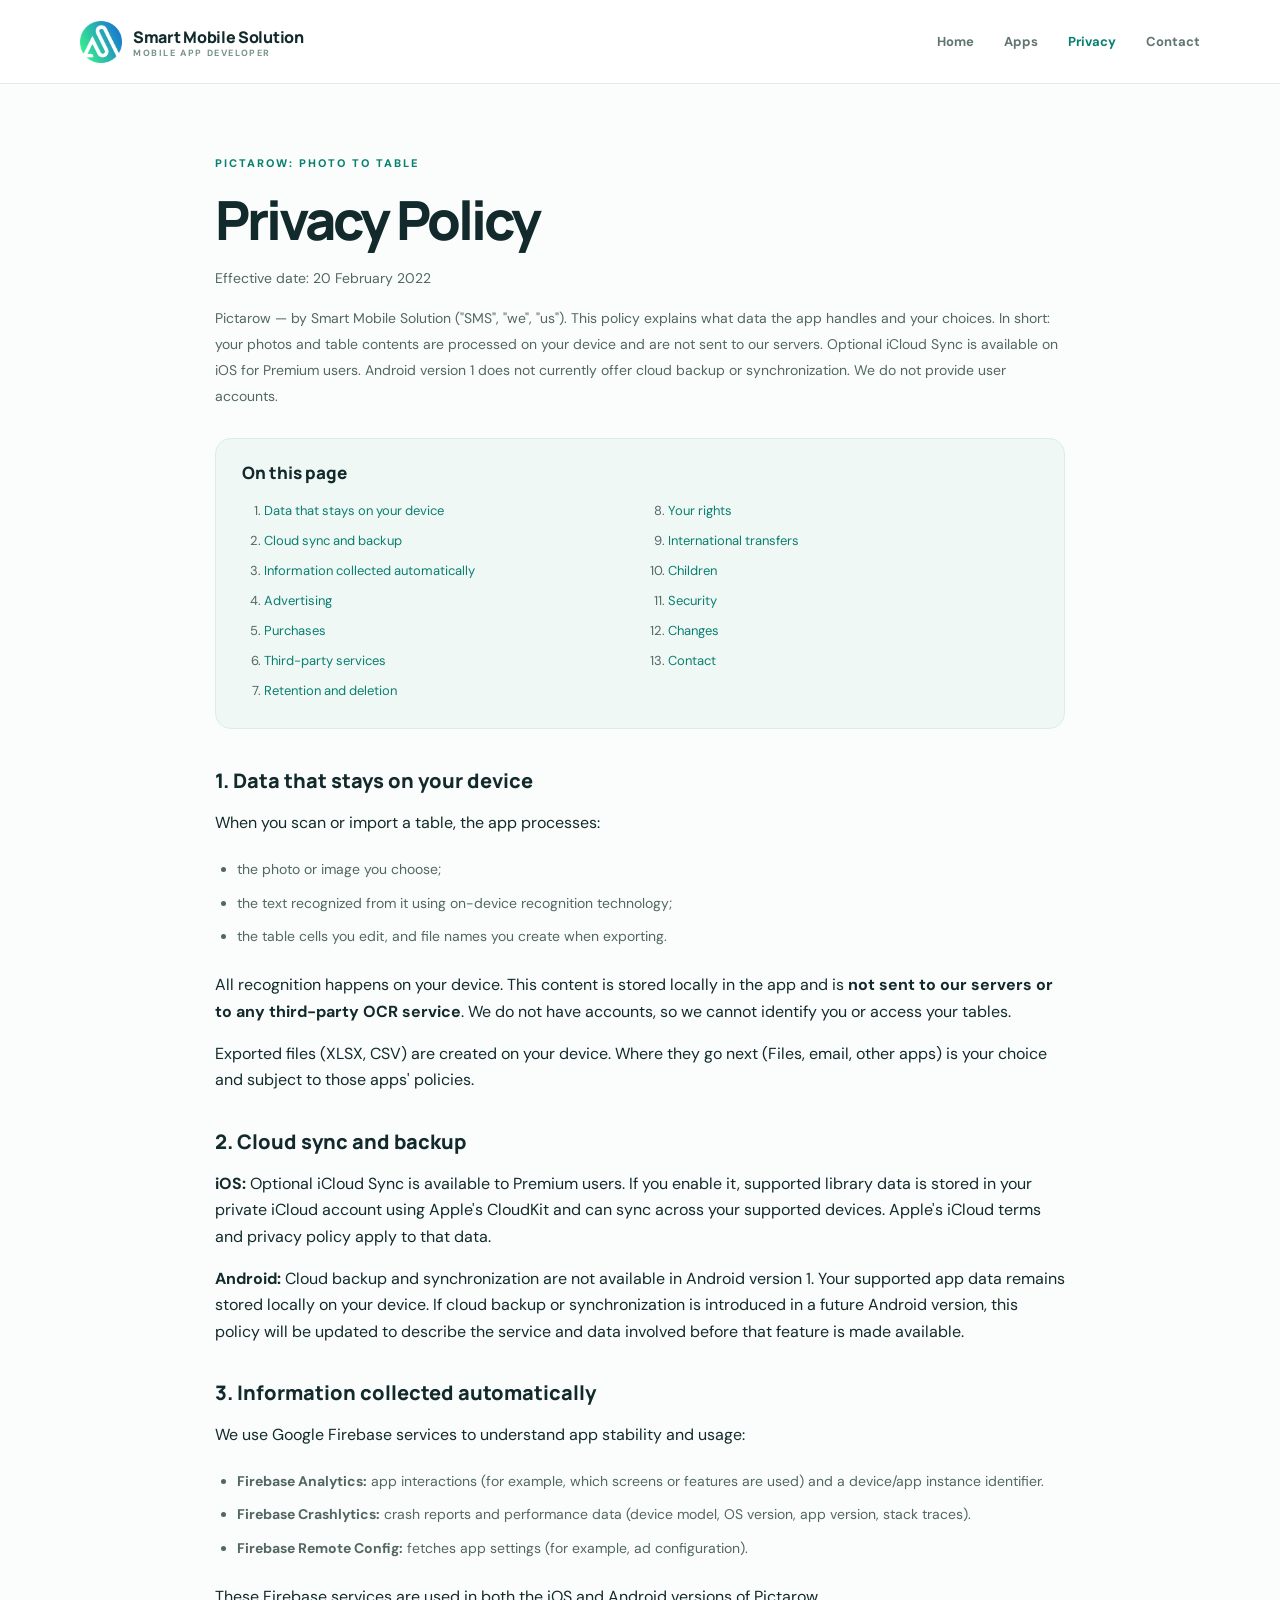
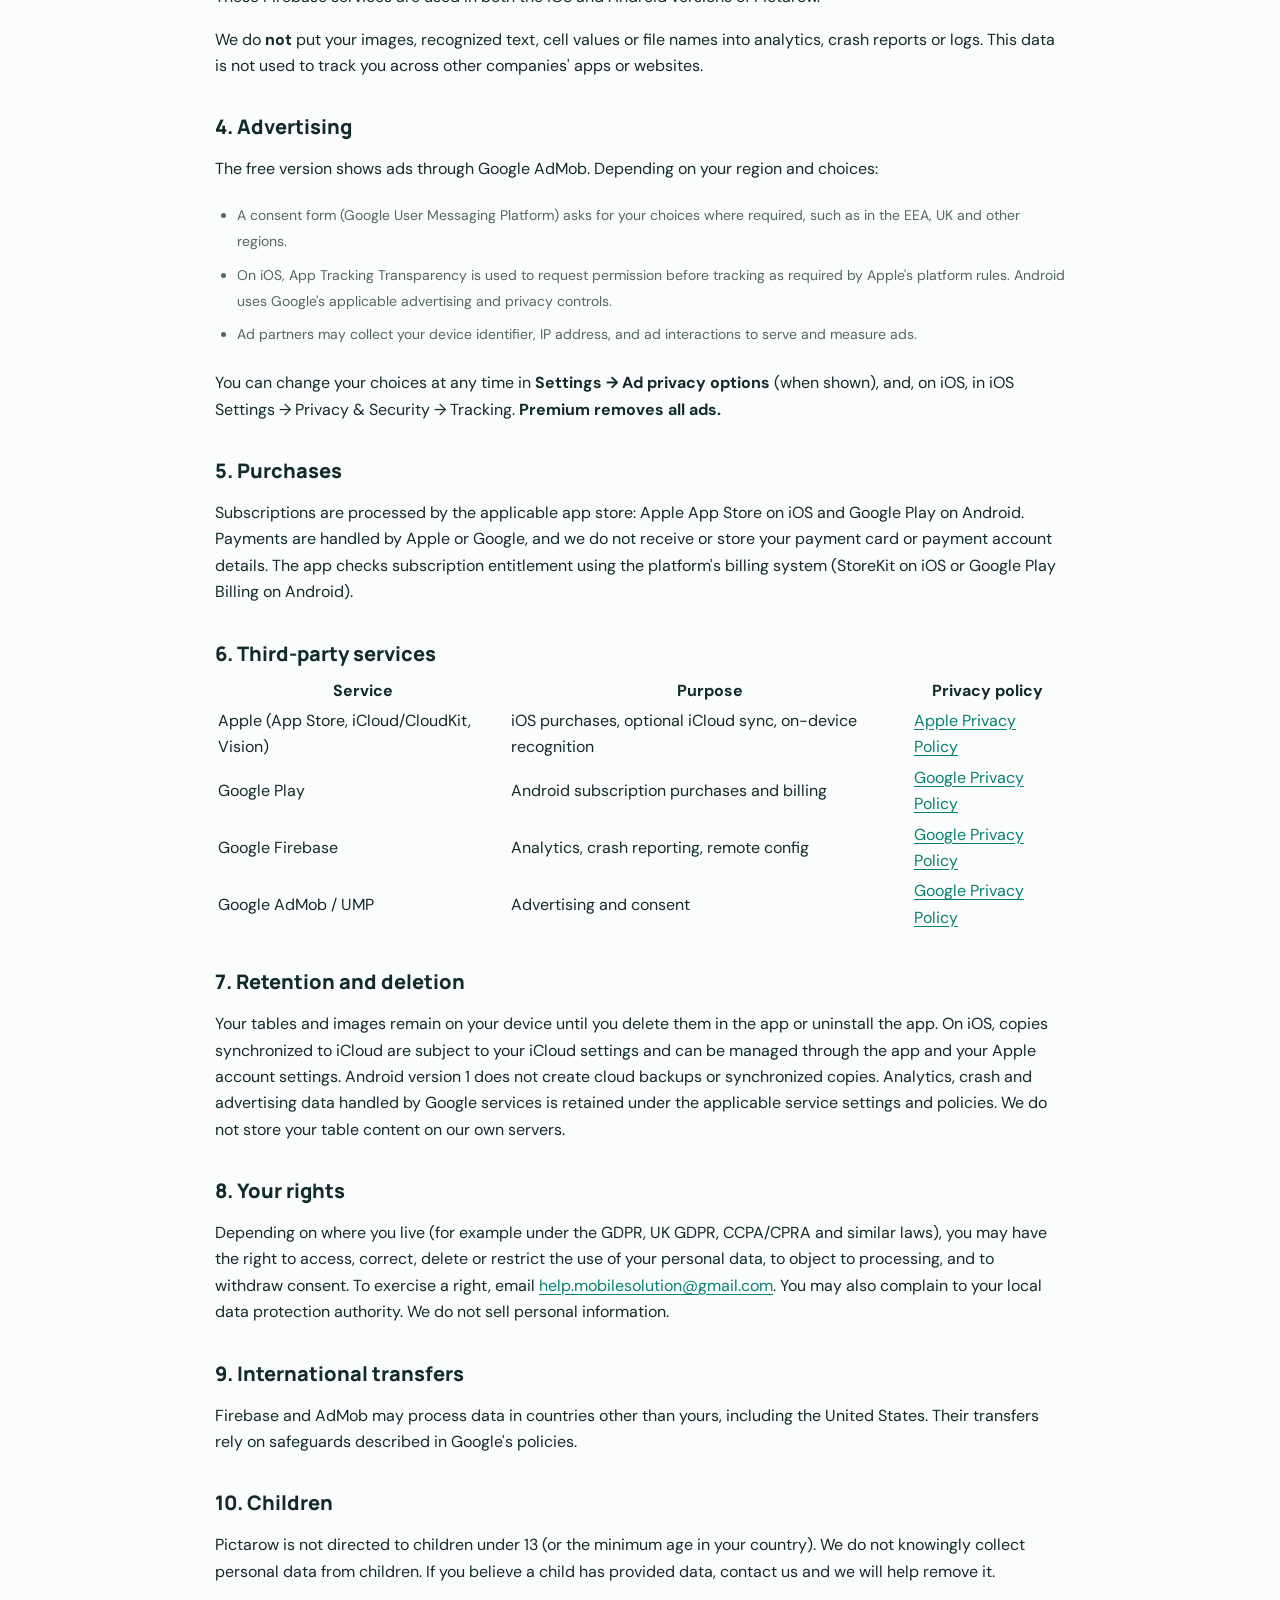
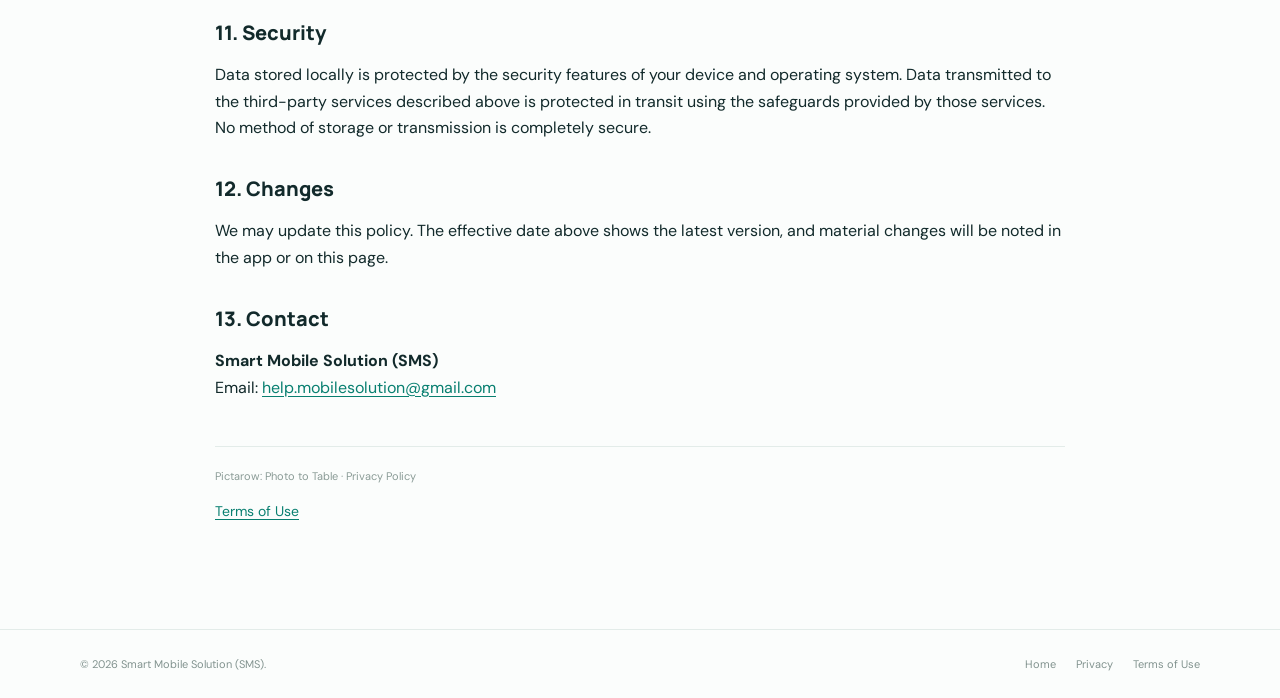
<file: privacy/pictarow/index.html>
<!doctype html>
<html lang="en">
<head>
  <meta charset="utf-8">
  <meta name="viewport" content="width=device-width, initial-scale=1">
  <meta name="description" content="Privacy Policy for Pictarow: Photo to Table by Smart Mobile Solution.">
  <meta name="theme-color" content="#087f70">
  <title>Privacy Policy — Pictarow: Photo to Table | Smart Mobile Solution</title>
  <link rel="icon" type="image/png" href="../../assets/images/company-logo.png">
  <link rel="stylesheet" href="../../assets/css/styles.css">
  <style>
    .toc{background:#f0f8f5;border:1px solid #dcece5;border-radius:16px;padding:22px 26px;margin:28px 0 38px}
    .toc h2{font:800 17px Manrope,sans-serif;margin:0 0 12px;color:#122a2b}
    .toc ol{columns:2;column-gap:34px;margin:0;padding-left:22px}
    .toc li{break-inside:avoid;padding:3px 0;font-size:13px;color:#526763}
    .toc a{color:#087f70;text-decoration:none}
    .toc a:hover{text-decoration:underline}
    .policy section{scroll-margin-top:100px}
    .policy section ul{margin:10px 0 18px}
    .policy section li{padding:4px 0}
    @media(max-width:700px){.toc ol{columns:1}.toc{padding:18px}}
  </style>
</head>
<body>
<header class="site-header">
  <a class="brand" href="../../"><img class="brand-logo" src="../../assets/images/company-logo.png" alt="Smart Mobile Solution logo"><span>Smart Mobile Solution<span class="brand-sub">MOBILE APP DEVELOPER</span></span></a>
  <nav aria-label="Main navigation"><a href="../../">Home</a><a href="../../apps/">Apps</a><a class="active" href="../">Privacy</a><a href="../../contact/">Contact</a></nav>
</header>
<main class="container policy">
  <div class="eyebrow">PICTAROW: PHOTO TO TABLE</div>
  <h1 class="page-title">Privacy Policy</h1>
  <p class="policy-meta">Effective date: 20 February 2022</p>
  <p class="policy-intro">Pictarow — by Smart Mobile Solution ("SMS", "we", "us"). This policy explains what data the app handles and your choices. In short: your photos and table contents are processed on your device and are not sent to our servers. Optional iCloud Sync is available on iOS for Premium users. Android version 1 does not currently offer cloud backup or synchronization. We do not provide user accounts.</p>
  <nav class="toc" aria-label="Privacy Policy contents">
    <h2>On this page</h2>
    <ol>
      <li><a href="#device-data">Data that stays on your device</a></li>
      <li><a href="#cloud">Cloud sync and backup</a></li>
      <li><a href="#automatic">Information collected automatically</a></li>
      <li><a href="#advertising">Advertising</a></li>
      <li><a href="#purchases">Purchases</a></li>
      <li><a href="#third-parties">Third-party services</a></li>
      <li><a href="#retention">Retention and deletion</a></li>
      <li><a href="#rights">Your rights</a></li>
      <li><a href="#transfers">International transfers</a></li>
      <li><a href="#children">Children</a></li>
      <li><a href="#security">Security</a></li>
      <li><a href="#changes">Changes</a></li>
      <li><a href="#contact">Contact</a></li>
    </ol>
  </nav>
  <section id="device-data">
    <h2>1. Data that stays on your device</h2>
    <p>When you scan or import a table, the app processes:</p>
    <ul><li>the photo or image you choose;</li><li>the text recognized from it using on-device recognition technology;</li><li>the table cells you edit, and file names you create when exporting.</li></ul>
    <p>All recognition happens on your device. This content is stored locally in the app and is <strong>not sent to our servers or to any third-party OCR service</strong>. We do not have accounts, so we cannot identify you or access your tables.</p>
    <p>Exported files (XLSX, CSV) are created on your device. Where they go next (Files, email, other apps) is your choice and subject to those apps' policies.</p>
  </section>
  <section id="cloud">
    <h2>2. Cloud sync and backup</h2>
    <p><strong>iOS:</strong> Optional iCloud Sync is available to Premium users. If you enable it, supported library data is stored in your private iCloud account using Apple's CloudKit and can sync across your supported devices. Apple's iCloud terms and privacy policy apply to that data.</p>
    <p><strong>Android:</strong> Cloud backup and synchronization are not available in Android version 1. Your supported app data remains stored locally on your device. If cloud backup or synchronization is introduced in a future Android version, this policy will be updated to describe the service and data involved before that feature is made available.</p>
  </section>
  <section id="automatic">
    <h2>3. Information collected automatically</h2>
    <p>We use Google Firebase services to understand app stability and usage:</p>
    <ul><li><strong>Firebase Analytics:</strong> app interactions (for example, which screens or features are used) and a device/app instance identifier.</li><li><strong>Firebase Crashlytics:</strong> crash reports and performance data (device model, OS version, app version, stack traces).</li><li><strong>Firebase Remote Config:</strong> fetches app settings (for example, ad configuration).</li></ul>
    <p>These Firebase services are used in both the iOS and Android versions of Pictarow.</p>
    <p>We do <strong>not</strong> put your images, recognized text, cell values or file names into analytics, crash reports or logs. This data is not used to track you across other companies' apps or websites.</p>
  </section>
  <section id="advertising">
    <h2>4. Advertising</h2>
    <p>The free version shows ads through Google AdMob. Depending on your region and choices:</p>
    <ul><li>A consent form (Google User Messaging Platform) asks for your choices where required, such as in the EEA, UK and other regions.</li><li>On iOS, App Tracking Transparency is used to request permission before tracking as required by Apple's platform rules. Android uses Google's applicable advertising and privacy controls.</li><li>Ad partners may collect your device identifier, IP address, and ad interactions to serve and measure ads.</li></ul>
    <p>You can change your choices at any time in <strong>Settings → Ad privacy options</strong> (when shown), and, on iOS, in iOS Settings → Privacy &amp; Security → Tracking. <strong>Premium removes all ads.</strong></p>
  </section>
  <section id="purchases">
    <h2>5. Purchases</h2>
    <p>Subscriptions are processed by the applicable app store: Apple App Store on iOS and Google Play on Android. Payments are handled by Apple or Google, and we do not receive or store your payment card or payment account details. The app checks subscription entitlement using the platform's billing system (StoreKit on iOS or Google Play Billing on Android).</p>
  </section>
  <section id="third-parties">
    <h2>6. Third-party services</h2>
    <table><thead><tr><th>Service</th><th>Purpose</th><th>Privacy policy</th></tr></thead><tbody>
      <tr><td>Apple (App Store, iCloud/CloudKit, Vision)</td><td>iOS purchases, optional iCloud sync, on-device recognition</td><td><a href="https://www.apple.com/legal/privacy/">Apple Privacy Policy</a></td></tr>
      <tr><td>Google Play</td><td>Android subscription purchases and billing</td><td><a href="https://policies.google.com/privacy">Google Privacy Policy</a></td></tr>
      <tr><td>Google Firebase</td><td>Analytics, crash reporting, remote config</td><td><a href="https://policies.google.com/privacy">Google Privacy Policy</a></td></tr>
      <tr><td>Google AdMob / UMP</td><td>Advertising and consent</td><td><a href="https://policies.google.com/privacy">Google Privacy Policy</a></td></tr>
    </tbody></table>
  </section>
  <section id="retention">
    <h2>7. Retention and deletion</h2>
    <p>Your tables and images remain on your device until you delete them in the app or uninstall the app. On iOS, copies synchronized to iCloud are subject to your iCloud settings and can be managed through the app and your Apple account settings. Android version 1 does not create cloud backups or synchronized copies. Analytics, crash and advertising data handled by Google services is retained under the applicable service settings and policies. We do not store your table content on our own servers.</p>
  </section>
  <section id="rights">
    <h2>8. Your rights</h2>
    <p>Depending on where you live (for example under the GDPR, UK GDPR, CCPA/CPRA and similar laws), you may have the right to access, correct, delete or restrict the use of your personal data, to object to processing, and to withdraw consent. To exercise a right, email <a href="mailto:help.mobilesolution@gmail.com">help.mobilesolution@gmail.com</a>. You may also complain to your local data protection authority. We do not sell personal information.</p>
  </section>
  <section id="transfers">
    <h2>9. International transfers</h2>
    <p>Firebase and AdMob may process data in countries other than yours, including the United States. Their transfers rely on safeguards described in Google's policies.</p>
  </section>
  <section id="children">
    <h2>10. Children</h2>
    <p>Pictarow is not directed to children under 13 (or the minimum age in your country). We do not knowingly collect personal data from children. If you believe a child has provided data, contact us and we will help remove it.</p>
  </section>
  <section id="security">
    <h2>11. Security</h2>
    <p>Data stored locally is protected by the security features of your device and operating system. Data transmitted to the third-party services described above is protected in transit using the safeguards provided by those services. No method of storage or transmission is completely secure.</p>
  </section>
  <section id="changes">
    <h2>12. Changes</h2>
    <p>We may update this policy. The effective date above shows the latest version, and material changes will be noted in the app or on this page.</p>
  </section>
  <section id="contact">
    <h2>13. Contact</h2>
    <p><strong>Smart Mobile Solution (SMS)</strong><br>Email: <a href="mailto:help.mobilesolution@gmail.com">help.mobilesolution@gmail.com</a></p>
  </section>
  <div class="policy-end">Pictarow: Photo to Table · Privacy Policy</div>
  <p class="policy-meta"><a href="../../terms/pictarow/">Terms of Use</a></p>
</main>
<footer class="site-footer"><div>© <span data-year></span> Smart Mobile Solution (SMS).</div><div><a href="../../">Home</a><a href="../">Privacy</a><a href="../../terms/pictarow/">Terms of Use</a></div></footer>
<script src="../../assets/js/site.js"></script>
</body>
</html>
</file>
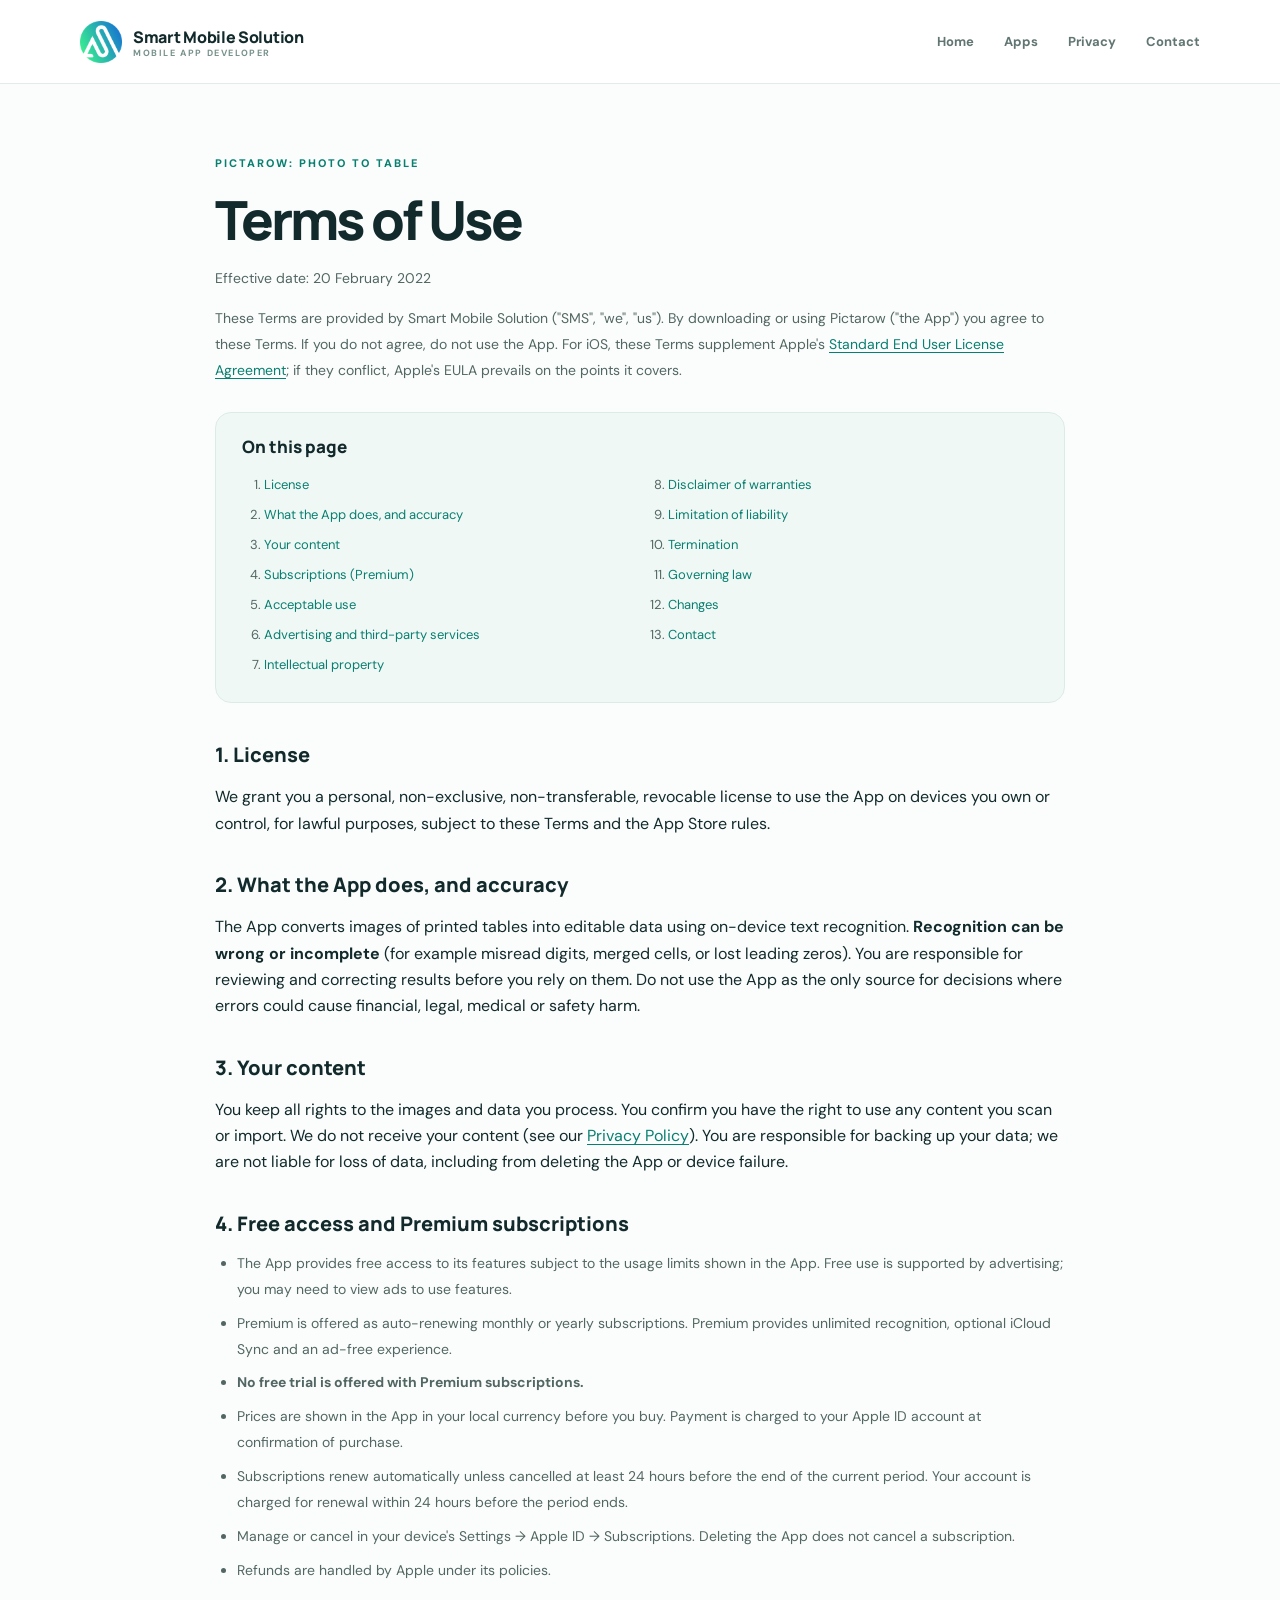
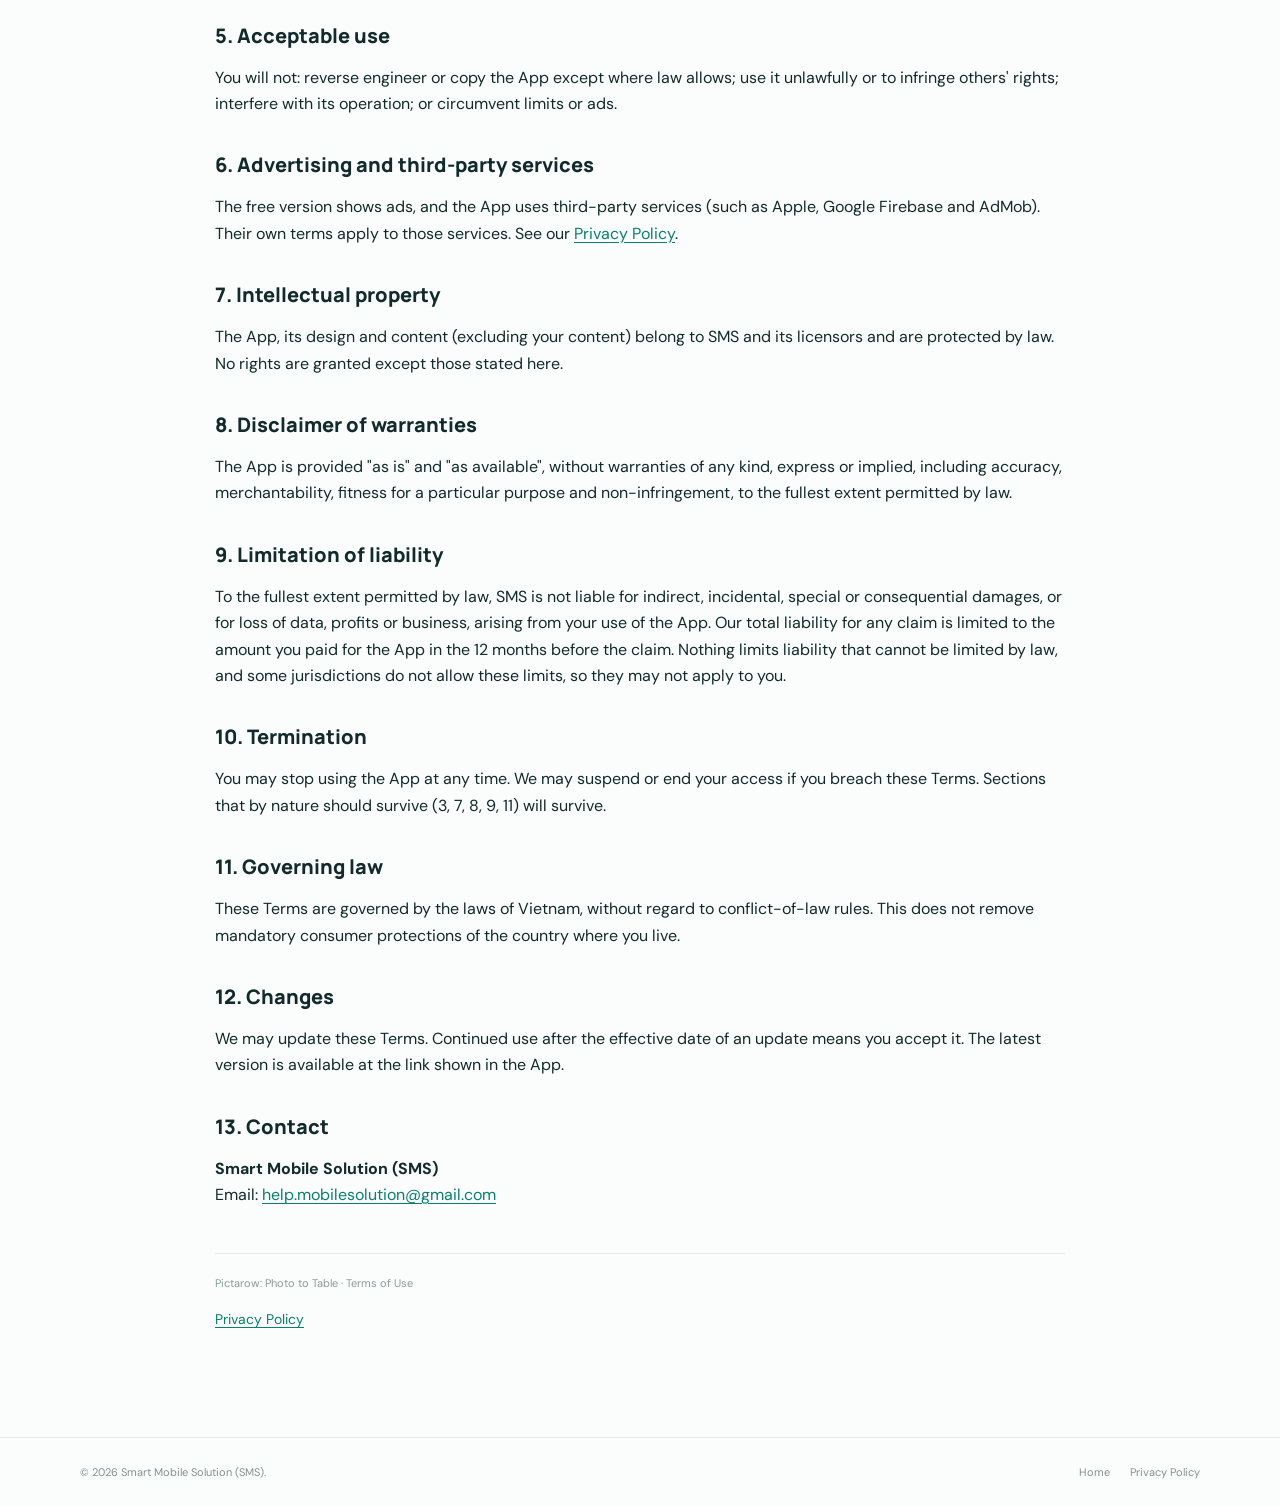
<file: terms/pictarow/index.html>
<!doctype html>
<html lang="en">
<head>
  <meta charset="utf-8">
  <meta name="viewport" content="width=device-width, initial-scale=1">
  <meta name="description" content="Terms of Use for Pictarow: Photo to Table by Smart Mobile Solution.">
  <meta name="theme-color" content="#087f70">
  <title>Terms of Use — Pictarow: Photo to Table | Smart Mobile Solution</title>
  <link rel="icon" type="image/png" href="../../assets/images/company-logo.png">
  <link rel="stylesheet" href="../../assets/css/styles.css">
  <style>
    .toc{background:#f0f8f5;border:1px solid #dcece5;border-radius:16px;padding:22px 26px;margin:28px 0 38px}
    .toc h2{font:800 17px Manrope,sans-serif;margin:0 0 12px;color:#122a2b}
    .toc ol{columns:2;column-gap:34px;margin:0;padding-left:22px}
    .toc li{break-inside:avoid;padding:3px 0;font-size:13px;color:#526763}
    .toc a{color:#087f70;text-decoration:none}
    .toc a:hover{text-decoration:underline}
    .policy section{scroll-margin-top:100px}
    .policy section ul{margin:10px 0 18px}
    .policy section li{padding:4px 0}
    @media(max-width:700px){.toc ol{columns:1}.toc{padding:18px}}
  </style>
</head>
<body>
<header class="site-header">
  <a class="brand" href="../../"><img class="brand-logo" src="../../assets/images/company-logo.png" alt="Smart Mobile Solution logo"><span>Smart Mobile Solution<span class="brand-sub">MOBILE APP DEVELOPER</span></span></a>
  <nav aria-label="Main navigation"><a href="../../">Home</a><a href="../../apps/">Apps</a><a href="../../privacy/">Privacy</a><a href="../../contact/">Contact</a></nav>
</header>
<main class="container policy">
  <div class="eyebrow">PICTAROW: PHOTO TO TABLE</div>
  <h1 class="page-title">Terms of Use</h1>
  <p class="policy-meta">Effective date: 20 February 2022</p>
  <p>These Terms are provided by Smart Mobile Solution ("SMS", "we", "us"). By downloading or using Pictarow ("the App") you agree to these Terms. If you do not agree, do not use the App. For iOS, these Terms supplement Apple's <a href="https://www.apple.com/legal/internet-services/itunes/dev/stdeula/">Standard End User License Agreement</a>; if they conflict, Apple's EULA prevails on the points it covers.</p>
  <nav class="toc" aria-label="Terms of Use contents">
    <h2>On this page</h2>
    <ol>
      <li><a href="#license">License</a></li><li><a href="#accuracy">What the App does, and accuracy</a></li>
      <li><a href="#content">Your content</a></li><li><a href="#subscriptions">Subscriptions (Premium)</a></li>
      <li><a href="#acceptable-use">Acceptable use</a></li><li><a href="#third-party">Advertising and third-party services</a></li>
      <li><a href="#intellectual-property">Intellectual property</a></li><li><a href="#warranty">Disclaimer of warranties</a></li>
      <li><a href="#liability">Limitation of liability</a></li><li><a href="#termination">Termination</a></li>
      <li><a href="#law">Governing law</a></li><li><a href="#changes">Changes</a></li><li><a href="#contact">Contact</a></li>
    </ol>
  </nav>
  <section id="license"><h2>1. License</h2><p>We grant you a personal, non-exclusive, non-transferable, revocable license to use the App on devices you own or control, for lawful purposes, subject to these Terms and the App Store rules.</p></section>
  <section id="accuracy"><h2>2. What the App does, and accuracy</h2><p>The App converts images of printed tables into editable data using on-device text recognition. <strong>Recognition can be wrong or incomplete</strong> (for example misread digits, merged cells, or lost leading zeros). You are responsible for reviewing and correcting results before you rely on them. Do not use the App as the only source for decisions where errors could cause financial, legal, medical or safety harm.</p></section>
  <section id="content"><h2>3. Your content</h2><p>You keep all rights to the images and data you process. You confirm you have the right to use any content you scan or import. We do not receive your content (see our <a href="../../privacy/pictarow/">Privacy Policy</a>). You are responsible for backing up your data; we are not liable for loss of data, including from deleting the App or device failure.</p></section>
  <section id="subscriptions">
    <h2>4. Free access and Premium subscriptions</h2>
    <ul>
      <li>The App provides free access to its features subject to the usage limits shown in the App. Free use is supported by advertising; you may need to view ads to use features.</li>
      <li>Premium is offered as auto-renewing monthly or yearly subscriptions. Premium provides unlimited recognition, optional iCloud Sync and an ad-free experience.</li>
      <li><strong>No free trial is offered with Premium subscriptions.</strong></li>
      <li>Prices are shown in the App in your local currency before you buy. Payment is charged to your Apple ID account at confirmation of purchase.</li>
      <li>Subscriptions renew automatically unless cancelled at least 24 hours before the end of the current period. Your account is charged for renewal within 24 hours before the period ends.</li>
      <li>Manage or cancel in your device's Settings → Apple ID → Subscriptions. Deleting the App does not cancel a subscription.</li>
      <li>Refunds are handled by Apple under its policies.</li>
    </ul>
  </section>
  <section id="acceptable-use"><h2>5. Acceptable use</h2><p>You will not: reverse engineer or copy the App except where law allows; use it unlawfully or to infringe others' rights; interfere with its operation; or circumvent limits or ads.</p></section>
  <section id="third-party"><h2>6. Advertising and third-party services</h2><p>The free version shows ads, and the App uses third-party services (such as Apple, Google Firebase and AdMob). Their own terms apply to those services. See our <a href="../../privacy/pictarow/">Privacy Policy</a>.</p></section>
  <section id="intellectual-property"><h2>7. Intellectual property</h2><p>The App, its design and content (excluding your content) belong to SMS and its licensors and are protected by law. No rights are granted except those stated here.</p></section>
  <section id="warranty"><h2>8. Disclaimer of warranties</h2><p>The App is provided "as is" and "as available", without warranties of any kind, express or implied, including accuracy, merchantability, fitness for a particular purpose and non-infringement, to the fullest extent permitted by law.</p></section>
  <section id="liability"><h2>9. Limitation of liability</h2><p>To the fullest extent permitted by law, SMS is not liable for indirect, incidental, special or consequential damages, or for loss of data, profits or business, arising from your use of the App. Our total liability for any claim is limited to the amount you paid for the App in the 12 months before the claim. Nothing limits liability that cannot be limited by law, and some jurisdictions do not allow these limits, so they may not apply to you.</p></section>
  <section id="termination"><h2>10. Termination</h2><p>You may stop using the App at any time. We may suspend or end your access if you breach these Terms. Sections that by nature should survive (3, 7, 8, 9, 11) will survive.</p></section>
  <section id="law"><h2>11. Governing law</h2><p>These Terms are governed by the laws of Vietnam, without regard to conflict-of-law rules. This does not remove mandatory consumer protections of the country where you live.</p></section>
  <section id="changes"><h2>12. Changes</h2><p>We may update these Terms. Continued use after the effective date of an update means you accept it. The latest version is available at the link shown in the App.</p></section>
  <section id="contact"><h2>13. Contact</h2><p><strong>Smart Mobile Solution (SMS)</strong><br>Email: <a href="mailto:help.mobilesolution@gmail.com">help.mobilesolution@gmail.com</a></p></section>
  <div class="policy-end">Pictarow: Photo to Table · Terms of Use</div>
  <p class="policy-meta"><a href="../../privacy/pictarow/">Privacy Policy</a></p>
</main>
<footer class="site-footer"><div>© <span data-year></span> Smart Mobile Solution (SMS).</div><div><a href="../../">Home</a><a href="../../privacy/pictarow/">Privacy Policy</a></div></footer>
<script src="../../assets/js/site.js"></script>
</body>
</html>
</file>
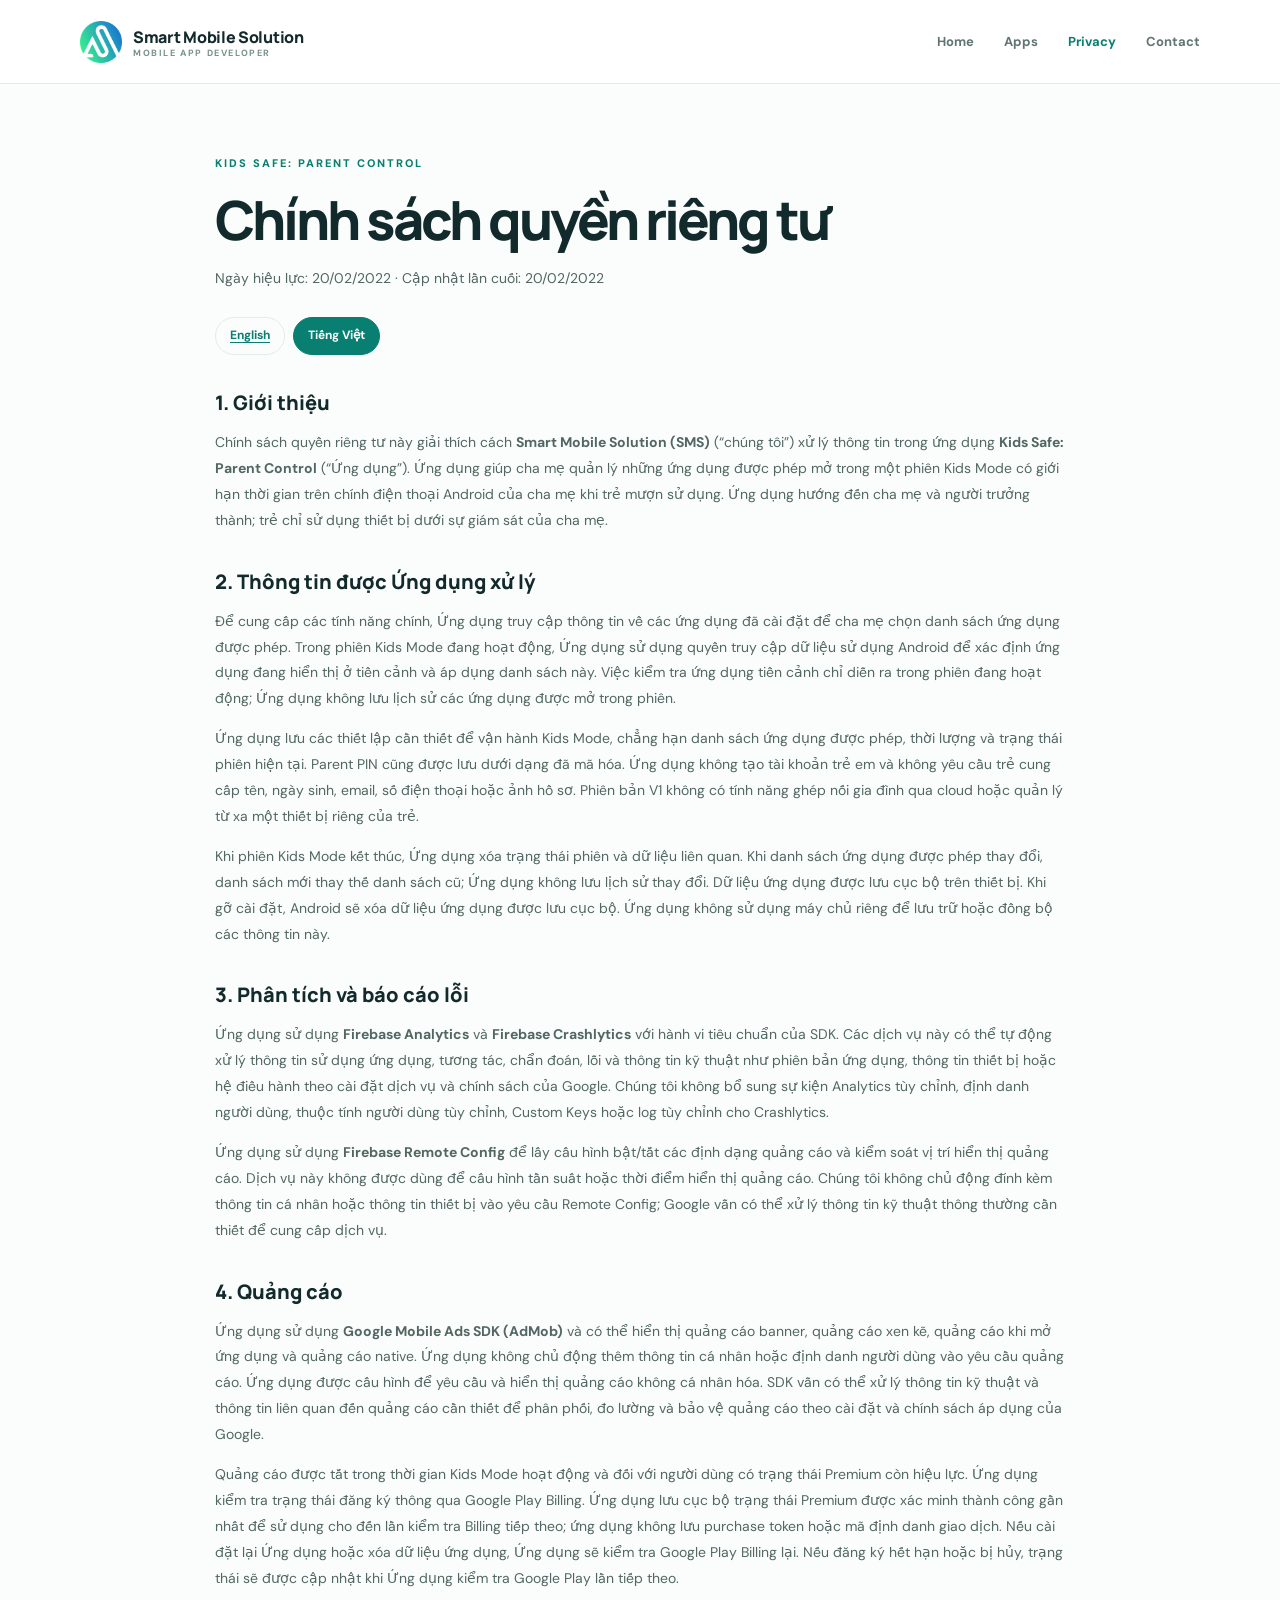
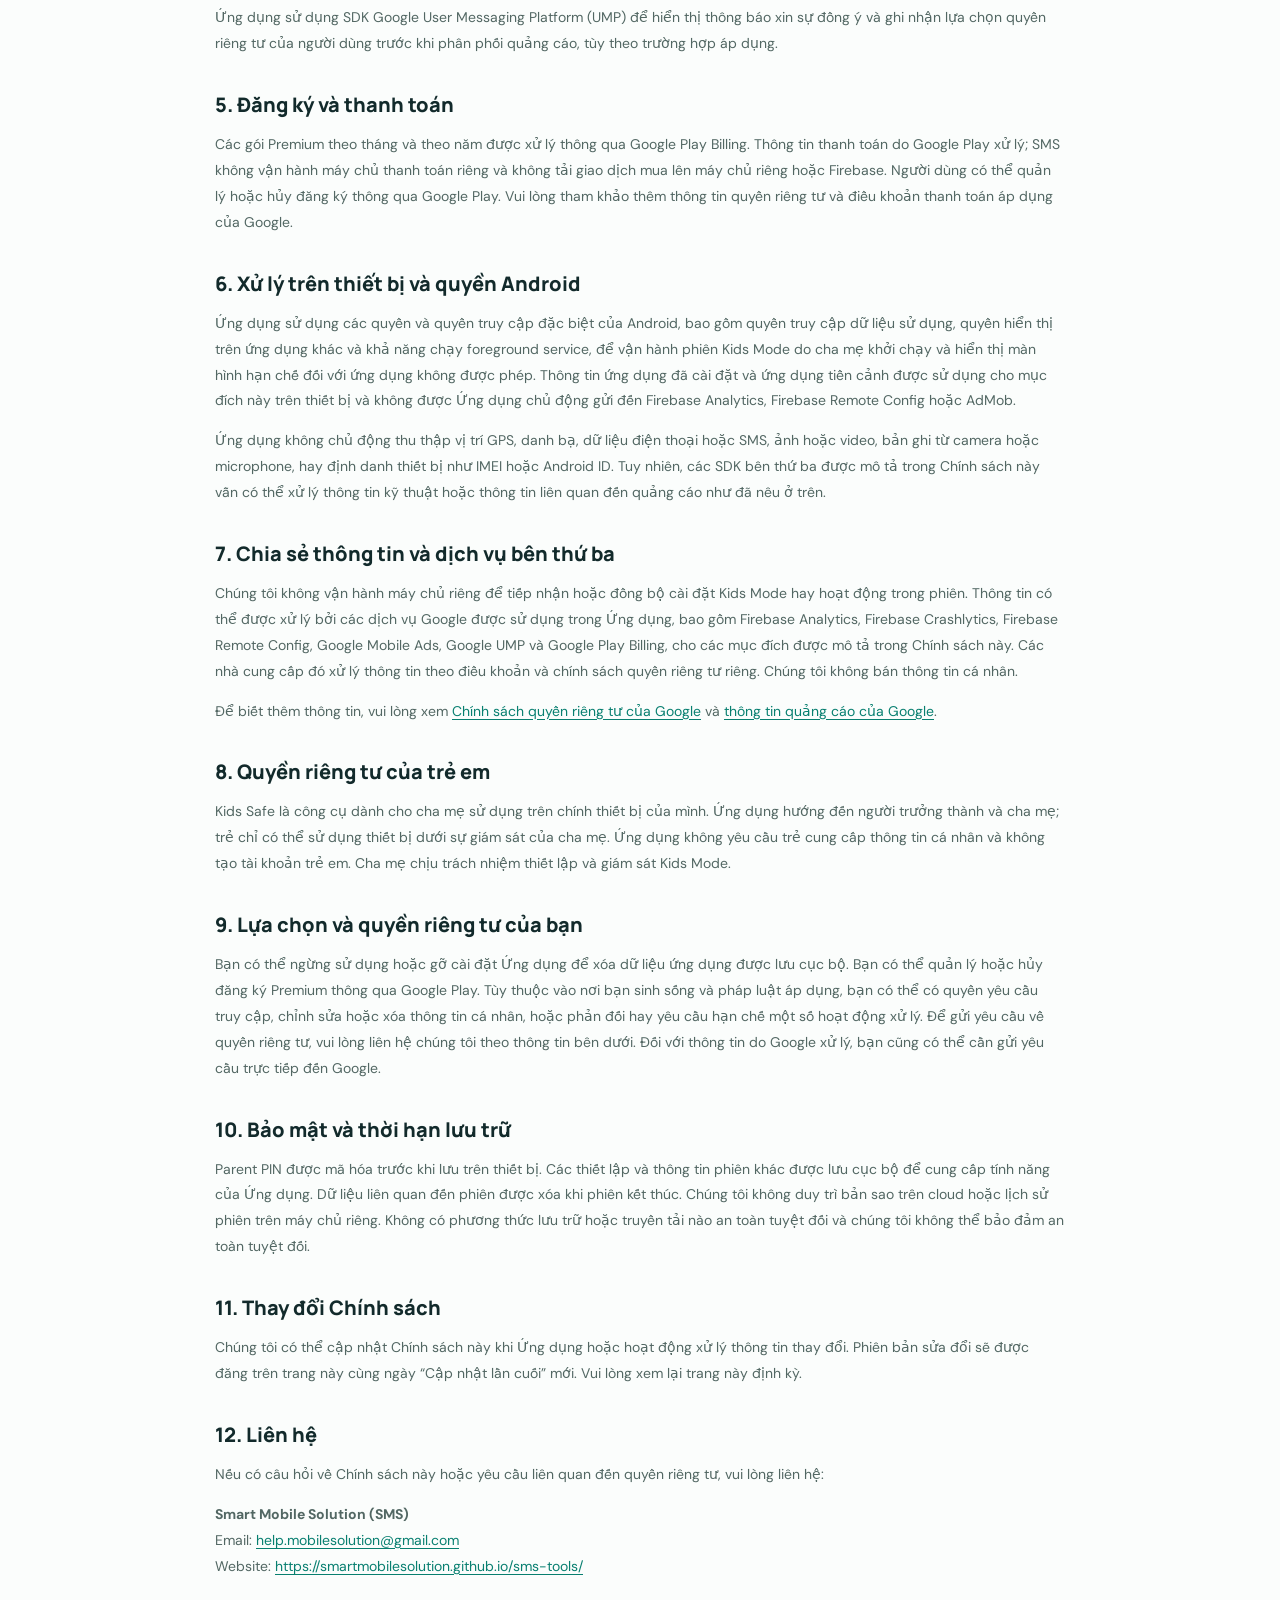
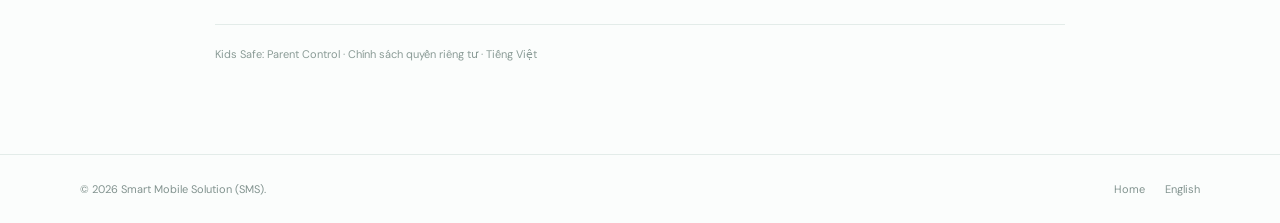
<file: privacy/kids-safe/vi/index.html>
<!doctype html>
<html lang="vi"><head><meta charset="utf-8"><meta name="viewport" content="width=device-width, initial-scale=1"><meta name="description" content="Chính sách quyền riêng tư của Kids Safe: Parent Control do Smart Mobile Solution phát triển."><title>Chính sách quyền riêng tư — Kids Safe</title><link rel="icon" type="image/png" href="../../../assets/images/company-logo.png"><link rel="stylesheet" href="../../../assets/css/styles.css"></head>
<body><header class="site-header"><a class="brand" href="../../../"><img class="brand-logo" src="../../../assets/images/company-logo.png" alt="Smart Mobile Solution logo"><span>Smart Mobile Solution<span class="brand-sub">MOBILE APP DEVELOPER</span></span></a><nav><a href="../../../">Home</a><a href="../../../apps/">Apps</a><a class="active" href="../../">Privacy</a><a href="../../../contact/">Contact</a></nav></header>
<main class="container policy">
<div class="eyebrow">KIDS SAFE: PARENT CONTROL</div><h1 class="page-title">Chính sách quyền riêng tư</h1><p class="policy-meta">Ngày hiệu lực: 20/02/2022 · Cập nhật lần cuối: 20/02/2022</p>
<div class="language-switch"><a href="../">English</a><span class="selected">Tiếng Việt</span></div>
<h2>1. Giới thiệu</h2>
<p>Chính sách quyền riêng tư này giải thích cách <strong>Smart Mobile Solution (SMS)</strong> (“chúng tôi”) xử lý thông tin trong ứng dụng <strong>Kids Safe: Parent Control</strong> (“Ứng dụng”). Ứng dụng giúp cha mẹ quản lý những ứng dụng được phép mở trong một phiên Kids Mode có giới hạn thời gian trên chính điện thoại Android của cha mẹ khi trẻ mượn sử dụng. Ứng dụng hướng đến cha mẹ và người trưởng thành; trẻ chỉ sử dụng thiết bị dưới sự giám sát của cha mẹ.</p>
<h2>2. Thông tin được Ứng dụng xử lý</h2>
<p>Để cung cấp các tính năng chính, Ứng dụng truy cập thông tin về các ứng dụng đã cài đặt để cha mẹ chọn danh sách ứng dụng được phép. Trong phiên Kids Mode đang hoạt động, Ứng dụng sử dụng quyền truy cập dữ liệu sử dụng Android để xác định ứng dụng đang hiển thị ở tiền cảnh và áp dụng danh sách này. Việc kiểm tra ứng dụng tiền cảnh chỉ diễn ra trong phiên đang hoạt động; Ứng dụng không lưu lịch sử các ứng dụng được mở trong phiên.</p>
<p>Ứng dụng lưu các thiết lập cần thiết để vận hành Kids Mode, chẳng hạn danh sách ứng dụng được phép, thời lượng và trạng thái phiên hiện tại. Parent PIN cũng được lưu dưới dạng đã mã hóa. Ứng dụng không tạo tài khoản trẻ em và không yêu cầu trẻ cung cấp tên, ngày sinh, email, số điện thoại hoặc ảnh hồ sơ. Phiên bản V1 không có tính năng ghép nối gia đình qua cloud hoặc quản lý từ xa một thiết bị riêng của trẻ.</p>
<p>Khi phiên Kids Mode kết thúc, Ứng dụng xóa trạng thái phiên và dữ liệu liên quan. Khi danh sách ứng dụng được phép thay đổi, danh sách mới thay thế danh sách cũ; Ứng dụng không lưu lịch sử thay đổi. Dữ liệu ứng dụng được lưu cục bộ trên thiết bị. Khi gỡ cài đặt, Android sẽ xóa dữ liệu ứng dụng được lưu cục bộ. Ứng dụng không sử dụng máy chủ riêng để lưu trữ hoặc đồng bộ các thông tin này.</p>
<h2>3. Phân tích và báo cáo lỗi</h2>
<p>Ứng dụng sử dụng <strong>Firebase Analytics</strong> và <strong>Firebase Crashlytics</strong> với hành vi tiêu chuẩn của SDK. Các dịch vụ này có thể tự động xử lý thông tin sử dụng ứng dụng, tương tác, chẩn đoán, lỗi và thông tin kỹ thuật như phiên bản ứng dụng, thông tin thiết bị hoặc hệ điều hành theo cài đặt dịch vụ và chính sách của Google. Chúng tôi không bổ sung sự kiện Analytics tùy chỉnh, định danh người dùng, thuộc tính người dùng tùy chỉnh, Custom Keys hoặc log tùy chỉnh cho Crashlytics.</p>
<p>Ứng dụng sử dụng <strong>Firebase Remote Config</strong> để lấy cấu hình bật/tắt các định dạng quảng cáo và kiểm soát vị trí hiển thị quảng cáo. Dịch vụ này không được dùng để cấu hình tần suất hoặc thời điểm hiển thị quảng cáo. Chúng tôi không chủ động đính kèm thông tin cá nhân hoặc thông tin thiết bị vào yêu cầu Remote Config; Google vẫn có thể xử lý thông tin kỹ thuật thông thường cần thiết để cung cấp dịch vụ.</p>
<h2>4. Quảng cáo</h2>
<p>Ứng dụng sử dụng <strong>Google Mobile Ads SDK (AdMob)</strong> và có thể hiển thị quảng cáo banner, quảng cáo xen kẽ, quảng cáo khi mở ứng dụng và quảng cáo native. Ứng dụng không chủ động thêm thông tin cá nhân hoặc định danh người dùng vào yêu cầu quảng cáo. Ứng dụng được cấu hình để yêu cầu và hiển thị quảng cáo không cá nhân hóa. SDK vẫn có thể xử lý thông tin kỹ thuật và thông tin liên quan đến quảng cáo cần thiết để phân phối, đo lường và bảo vệ quảng cáo theo cài đặt và chính sách áp dụng của Google.</p>
<p>Quảng cáo được tắt trong thời gian Kids Mode hoạt động và đối với người dùng có trạng thái Premium còn hiệu lực. Ứng dụng kiểm tra trạng thái đăng ký thông qua Google Play Billing. Ứng dụng lưu cục bộ trạng thái Premium được xác minh thành công gần nhất để sử dụng cho đến lần kiểm tra Billing tiếp theo; ứng dụng không lưu purchase token hoặc mã định danh giao dịch. Nếu cài đặt lại Ứng dụng hoặc xóa dữ liệu ứng dụng, Ứng dụng sẽ kiểm tra Google Play Billing lại. Nếu đăng ký hết hạn hoặc bị hủy, trạng thái sẽ được cập nhật khi Ứng dụng kiểm tra Google Play lần tiếp theo.</p>
<p>Ứng dụng sử dụng SDK Google User Messaging Platform (UMP) để hiển thị thông báo xin sự đồng ý và ghi nhận lựa chọn quyền riêng tư của người dùng trước khi phân phối quảng cáo, tùy theo trường hợp áp dụng.</p>
<h2>5. Đăng ký và thanh toán</h2>
<p>Các gói Premium theo tháng và theo năm được xử lý thông qua Google Play Billing. Thông tin thanh toán do Google Play xử lý; SMS không vận hành máy chủ thanh toán riêng và không tải giao dịch mua lên máy chủ riêng hoặc Firebase. Người dùng có thể quản lý hoặc hủy đăng ký thông qua Google Play. Vui lòng tham khảo thêm thông tin quyền riêng tư và điều khoản thanh toán áp dụng của Google.</p>
<h2>6. Xử lý trên thiết bị và quyền Android</h2>
<p>Ứng dụng sử dụng các quyền và quyền truy cập đặc biệt của Android, bao gồm quyền truy cập dữ liệu sử dụng, quyền hiển thị trên ứng dụng khác và khả năng chạy foreground service, để vận hành phiên Kids Mode do cha mẹ khởi chạy và hiển thị màn hình hạn chế đối với ứng dụng không được phép. Thông tin ứng dụng đã cài đặt và ứng dụng tiền cảnh được sử dụng cho mục đích này trên thiết bị và không được Ứng dụng chủ động gửi đến Firebase Analytics, Firebase Remote Config hoặc AdMob.</p>
<p>Ứng dụng không chủ động thu thập vị trí GPS, danh bạ, dữ liệu điện thoại hoặc SMS, ảnh hoặc video, bản ghi từ camera hoặc microphone, hay định danh thiết bị như IMEI hoặc Android ID. Tuy nhiên, các SDK bên thứ ba được mô tả trong Chính sách này vẫn có thể xử lý thông tin kỹ thuật hoặc thông tin liên quan đến quảng cáo như đã nêu ở trên.</p>
<h2>7. Chia sẻ thông tin và dịch vụ bên thứ ba</h2>
<p>Chúng tôi không vận hành máy chủ riêng để tiếp nhận hoặc đồng bộ cài đặt Kids Mode hay hoạt động trong phiên. Thông tin có thể được xử lý bởi các dịch vụ Google được sử dụng trong Ứng dụng, bao gồm Firebase Analytics, Firebase Crashlytics, Firebase Remote Config, Google Mobile Ads, Google UMP và Google Play Billing, cho các mục đích được mô tả trong Chính sách này. Các nhà cung cấp đó xử lý thông tin theo điều khoản và chính sách quyền riêng tư riêng. Chúng tôi không bán thông tin cá nhân.</p>
<p>Để biết thêm thông tin, vui lòng xem <a href="https://policies.google.com/privacy">Chính sách quyền riêng tư của Google</a> và <a href="https://support.google.com/admob/answer/6128543">thông tin quảng cáo của Google</a>.</p>
<h2>8. Quyền riêng tư của trẻ em</h2>
<p>Kids Safe là công cụ dành cho cha mẹ sử dụng trên chính thiết bị của mình. Ứng dụng hướng đến người trưởng thành và cha mẹ; trẻ chỉ có thể sử dụng thiết bị dưới sự giám sát của cha mẹ. Ứng dụng không yêu cầu trẻ cung cấp thông tin cá nhân và không tạo tài khoản trẻ em. Cha mẹ chịu trách nhiệm thiết lập và giám sát Kids Mode.</p>
<h2>9. Lựa chọn và quyền riêng tư của bạn</h2>
<p>Bạn có thể ngừng sử dụng hoặc gỡ cài đặt Ứng dụng để xóa dữ liệu ứng dụng được lưu cục bộ. Bạn có thể quản lý hoặc hủy đăng ký Premium thông qua Google Play. Tùy thuộc vào nơi bạn sinh sống và pháp luật áp dụng, bạn có thể có quyền yêu cầu truy cập, chỉnh sửa hoặc xóa thông tin cá nhân, hoặc phản đối hay yêu cầu hạn chế một số hoạt động xử lý. Để gửi yêu cầu về quyền riêng tư, vui lòng liên hệ chúng tôi theo thông tin bên dưới. Đối với thông tin do Google xử lý, bạn cũng có thể cần gửi yêu cầu trực tiếp đến Google.</p>
<h2>10. Bảo mật và thời hạn lưu trữ</h2>
<p>Parent PIN được mã hóa trước khi lưu trên thiết bị. Các thiết lập và thông tin phiên khác được lưu cục bộ để cung cấp tính năng của Ứng dụng. Dữ liệu liên quan đến phiên được xóa khi phiên kết thúc. Chúng tôi không duy trì bản sao trên cloud hoặc lịch sử phiên trên máy chủ riêng. Không có phương thức lưu trữ hoặc truyền tải nào an toàn tuyệt đối và chúng tôi không thể bảo đảm an toàn tuyệt đối.</p>
<h2>11. Thay đổi Chính sách</h2>
<p>Chúng tôi có thể cập nhật Chính sách này khi Ứng dụng hoặc hoạt động xử lý thông tin thay đổi. Phiên bản sửa đổi sẽ được đăng trên trang này cùng ngày “Cập nhật lần cuối” mới. Vui lòng xem lại trang này định kỳ.</p>
<h2>12. Liên hệ</h2>
<p>Nếu có câu hỏi về Chính sách này hoặc yêu cầu liên quan đến quyền riêng tư, vui lòng liên hệ:</p>
<p><strong>Smart Mobile Solution (SMS)</strong><br>Email: <a href="mailto:help.mobilesolution@gmail.com">help.mobilesolution@gmail.com</a><br>Website: <a href="https://smartmobilesolution.github.io/sms-tools/">https://smartmobilesolution.github.io/sms-tools/</a></p>
<div class="policy-end">Kids Safe: Parent Control · Chính sách quyền riêng tư · Tiếng Việt</div>
</main><footer class="site-footer"><div>© <span data-year></span> Smart Mobile Solution (SMS).</div><div><a href="../../../">Home</a><a href="../">English</a></div></footer><script src="../../../assets/js/site.js"></script></body></html>
</file>
<file: assets/css/styles.css>
@import url('https://fonts.googleapis.com/css2?family=DM+Sans:wght@400;500;600;700&family=Manrope:wght@400;500;600;700;800&display=swap');
:root{--ink:#122a2b;--muted:#647777;--green:#087f70;--teal:#12a995;--mint:#e9f7f2;--line:#e3ece9;--paper:#fbfdfc;--white:#fff;--shadow:0 18px 55px rgba(13,70,62,.09)}
*{box-sizing:border-box}html{scroll-behavior:smooth}body{margin:0;background:var(--paper);color:var(--ink);font-family:'DM Sans',sans-serif;line-height:1.65}a{color:inherit;text-decoration:none}.container{width:min(1120px,calc(100% - 48px));margin:auto}.site-header{height:84px;padding:0 max(24px,calc((100vw - 1120px)/2));display:flex;align-items:center;justify-content:space-between;border-bottom:1px solid var(--line);background:rgba(255,255,255,.88);backdrop-filter:blur(12px);position:sticky;top:0;z-index:10}.brand{display:flex;gap:11px;align-items:center;font-family:Manrope,sans-serif;font-weight:800;letter-spacing:-.3px}.brand-logo{width:42px;height:42px;flex:none;object-fit:contain;display:block}.brand-sub{display:block;font:700 9px 'DM Sans',sans-serif;letter-spacing:1.6px;color:#77918b;margin-top:-3px}.site-header nav{display:flex;gap:30px;font-size:13px;font-weight:700;color:#617572}.site-header nav a:hover,.site-header nav a.active{color:var(--green)}.hero{min-height:580px;padding-top:118px;padding-bottom:80px;position:relative;overflow:hidden}.eyebrow{font-size:11px;letter-spacing:2px;font-weight:800;color:var(--green);display:flex;align-items:center;gap:9px}.dot{width:8px;height:8px;background:#20b99e;border-radius:50%;box-shadow:0 0 0 5px #e2f6ef}.hero h1,.page-title{font:800 clamp(44px,6vw,76px)/1.08 Manrope,sans-serif;letter-spacing:-3px;margin:28px 0 22px}.hero h1 span{color:var(--green)}.lead{font-size:18px;line-height:1.75;color:var(--muted);max-width:610px}.actions{display:flex;gap:12px;margin-top:32px}.button{padding:13px 20px;border-radius:12px;font-weight:700;font-size:13px;display:inline-flex;align-items:center;gap:16px}.primary{background:var(--green);color:white;box-shadow:0 8px 20px rgba(8,127,112,.2)}.primary:hover{background:#066d61}.secondary{border:1px solid var(--line);background:white}.hero-note{margin-top:65px;color:#849692;font-size:12px;display:flex;align-items:center;gap:12px}.line{width:35px;height:1px;background:#9bcfc0}.orb{position:absolute;border-radius:50%;pointer-events:none}.orb-one{width:370px;height:370px;background:linear-gradient(145deg,#e1f6ed,#f4fbf7);right:-40px;top:80px;z-index:-1}.orb-two{width:180px;height:180px;border:1px solid #cce9df;right:150px;top:185px}.section{padding:58px 0 70px;border-top:1px solid var(--line)}.section-heading{display:flex;justify-content:space-between;align-items:end;margin-bottom:26px}.section-heading h2{font:800 36px Manrope;margin:8px 0 0}.text-link{color:var(--green);font-size:13px;font-weight:800}.app-card{background:white;border:1px solid var(--line);border-radius:20px;padding:28px;display:flex;gap:24px;align-items:flex-start;box-shadow:var(--shadow);position:relative}.app-icon{width:68px;height:68px;flex:none;border-radius:19px;background:linear-gradient(145deg,#078b75,#36c68f);display:grid;place-items:center;color:white;font:800 30px Manrope;position:relative}.app-icon{object-fit:cover;display:block;border-radius:18px;background:transparent}.app-info{max-width:720px}.app-kicker{font-size:10px;letter-spacing:1.7px;font-weight:800;color:#83a099}.app-info h3,.app-info h2{font:800 23px Manrope;margin:4px 0 8px}.app-info p,.values p{color:var(--muted);font-size:14px;margin:0 0 17px}.tag-row{display:flex;gap:8px;flex-wrap:wrap;margin:16px 0}.tag-row span{font-size:11px;font-weight:700;color:#31786b;background:var(--mint);border-radius:20px;padding:6px 10px}.app-status{margin-left:auto;background:#e8f7f1;color:var(--green);font-size:11px;font-weight:800;padding:5px 10px;border-radius:20px}.values{display:grid;grid-template-columns:repeat(3,1fr);gap:30px;padding:20px 0 90px}.value-number{color:#19a88f;font:800 13px Manrope}.values h3{font:800 18px Manrope;margin:8px 0}.values p{max-width:260px}.site-footer{border-top:1px solid var(--line);padding:25px max(24px,calc((100vw - 1120px)/2));display:flex;justify-content:space-between;color:#82938f;font-size:11px}.site-footer div:last-child{display:flex;gap:20px}.page-main{padding-top:90px;padding-bottom:110px;min-height:70vh}.page-title{font-size:clamp(42px,5vw,62px);margin:18px 0}.narrow{max-width:660px}.standalone{margin-top:48px}.notice{background:#eff8f4;border:1px solid #d8eee5;border-radius:14px;padding:18px 20px;margin-top:32px;color:#42655e;font-size:13px}.notice p{margin:5px 0 0}.notice.warning{background:#fff9e9;border-color:#f2e5bd;color:#6c5b2d}.policy{max-width:850px;padding-top:70px;padding-bottom:90px}.policy .page-title{font-size:54px}.policy-meta{font-size:12px;color:#8a9b96}.language-switch{display:flex;gap:8px;margin:25px 0 30px}.language-switch a,.language-switch span{padding:8px 14px;border:1px solid var(--line);border-radius:30px;font-size:12px;font-weight:700}.language-switch .selected{background:var(--green);color:white;border-color:var(--green)}.policy>p,.policy li{font-size:14px;color:#526763;line-height:1.85}.policy h2{font:800 20px Manrope;margin:34px 0 8px;color:var(--ink)}.policy ul{padding-left:22px}.policy li{padding:4px 0}.policy a{color:var(--green);text-decoration:underline;text-underline-offset:3px}.policy-end{border-top:1px solid var(--line);margin-top:45px;padding-top:20px;color:#8a9b96;font-size:11px}.contact-card{margin-top:42px;padding:30px;border-radius:18px;background:white;border:1px solid var(--line);max-width:560px;box-shadow:var(--shadow)}.contact-card h2{font:800 24px Manrope}.contact-card p{color:var(--muted);font-size:13px;margin-bottom:24px}
@media(max-width:700px){.site-header{height:auto;min-height:76px;padding:14px 20px;align-items:flex-start;gap:14px;flex-direction:column}.site-header nav{width:100%;gap:20px;overflow-x:auto;padding-bottom:3px}.container{width:calc(100% - 40px)}.hero{padding-top:78px;min-height:540px}.hero h1{letter-spacing:-2px}.lead{font-size:16px}.orb-one{width:230px;height:230px;right:-100px;top:170px}.orb-two{right:5px;top:220px}.section-heading{align-items:flex-start;gap:20px}.app-card{padding:20px;gap:15px}.app-icon{width:52px;height:52px;border-radius:15px}.app-info h3,.app-info h2{font-size:19px}.app-status{position:absolute;right:16px;top:16px}.values{grid-template-columns:1fr;gap:12px;padding-bottom:55px}.values>div{border-bottom:1px solid var(--line);padding:14px 0}.site-footer{padding:22px 20px;gap:15px;flex-direction:column}.page-main{padding-top:65px}.policy{padding-top:50px}.policy .page-title{font-size:42px}.actions{flex-wrap:wrap}}


/* App Locker and multi-app directory */
.app-card + .app-card{margin-top:18px}
.app-card-secondary{margin-top:18px}
.app-link-divider{display:inline-block;color:#9aaba6;margin:0 8px;font-size:13px}
.privacy-list{display:grid;gap:18px;margin-top:44px}
.privacy-list .app-card{margin:0}
.product-hero{display:grid;grid-template-columns:minmax(0,1.15fr) minmax(280px,.85fr);align-items:center;gap:56px;padding-top:88px;padding-bottom:82px}
.product-title{font:800 clamp(46px,6vw,72px)/1.04 Manrope,sans-serif;letter-spacing:-3px;margin:25px 0 20px}
.product-title span,.premium-copy h2 span{color:var(--green)}
.product-hero-copy .lead{max-width:580px}
.product-tags{margin-top:28px}
.product-hero-art{width:100%;max-width:420px;justify-self:end;display:grid;place-items:center;position:relative;background:none;border:0;border-radius:0;box-shadow:none;overflow:visible}
.product-hero-art img{display:block;width:min(100%,340px);height:auto;aspect-ratio:1;object-fit:contain;border:0;border-radius:0;box-shadow:none;filter:drop-shadow(0 18px 24px rgba(4,73,190,.16))}
.product-section{padding:30px 0 78px;border-top:1px solid var(--line)}
.product-section .section-heading{margin-bottom:30px}
.product-section .section-heading h2{max-width:580px}
.feature-grid{display:grid;grid-template-columns:repeat(3,minmax(0,1fr));gap:18px}
.feature-card{background:#fff;border:1px solid var(--line);border-radius:18px;padding:26px;box-shadow:0 10px 32px rgba(13,70,62,.045)}
.feature-number{font:800 12px Manrope,sans-serif;color:#12a995;letter-spacing:1px}
.feature-card h3{font:800 19px/1.35 Manrope,sans-serif;margin:18px 0 10px}
.feature-card p{color:var(--muted);font-size:14px;margin:0}
.product-premium{display:grid;grid-template-columns:1fr 1fr;gap:40px;align-items:center;padding:40px;border-radius:24px;background:linear-gradient(125deg,#eaf8f2,#f6fbf9);border:1px solid #dcece5;margin-bottom:78px}
.premium-copy h2{font:800 clamp(32px,4vw,46px)/1.12 Manrope,sans-serif;letter-spacing:-1.5px;margin:14px 0}
.premium-copy p{color:var(--muted);font-size:14px;margin:0;max-width:400px}
.premium-benefits{display:grid;gap:12px}
.premium-benefits>div{display:flex;align-items:center;gap:12px;background:rgba(255,255,255,.82);border:1px solid rgba(220,236,229,.9);border-radius:13px;padding:15px 17px;font-size:14px;font-weight:700}
.benefit-check{display:grid;place-items:center;width:23px;height:23px;border-radius:50%;background:#dff4eb;color:#087f70;font-weight:800;flex:none}
.product-footer-cta{display:flex;justify-content:space-between;align-items:center;gap:30px;padding-bottom:88px}
.product-footer-cta h2{font:800 28px Manrope,sans-serif;margin:8px 0}
.product-footer-cta p{color:var(--muted);font-size:14px;max-width:560px;margin:0}
.product-footer-cta .actions{margin-top:0;flex-wrap:wrap;justify-content:flex-end}
@media(max-width:760px){
  .product-hero{grid-template-columns:1fr;gap:34px;padding-top:62px;padding-bottom:55px}
  .product-hero-art{max-width:320px;justify-self:center;grid-row:1}
  .product-hero-copy{grid-row:2}
  .product-title{letter-spacing:-2px}
  .feature-grid{grid-template-columns:1fr}
  .feature-card{padding:22px}
  .product-premium{grid-template-columns:1fr;padding:25px;margin-bottom:58px;gap:24px}
  .product-footer-cta{align-items:flex-start;flex-direction:column;padding-bottom:62px}
  .product-footer-cta .actions{justify-content:flex-start}
}



/* App Locker screenshot gallery */
.product-gallery-section{padding:32px 0 76px;border-top:1px solid var(--line)}
.product-gallery-section .section-heading{margin-bottom:26px}
.screenshot-gallery{display:grid;grid-template-columns:repeat(5,minmax(0,1fr));gap:14px;align-items:start}
.screenshot-card{min-width:0;margin:0;padding:8px;background:#fff;border:1px solid var(--line);border-radius:17px;box-shadow:0 10px 30px rgba(13,70,62,.055);overflow:hidden}
.screenshot-card img{display:block;width:100%;height:auto;aspect-ratio:928/1645;object-fit:cover;border-radius:10px;background:#edf4f3}
.screenshot-card figcaption{padding:11px 4px 4px;color:var(--ink);font:700 12px/1.45 Manrope,sans-serif;text-align:center}
@media(max-width:980px){.screenshot-gallery{grid-template-columns:repeat(3,minmax(0,1fr))}}
@media(max-width:700px){
  .product-gallery-section{padding:25px 0 58px}
  .screenshot-gallery{grid-template-columns:repeat(2,minmax(0,1fr));gap:12px}
  .screenshot-card{padding:7px;border-radius:14px}
  .screenshot-card img{border-radius:9px}
  .screenshot-card figcaption{font-size:11px;padding:9px 3px 4px}
  .screenshot-card:last-child{grid-column:1/-1;width:calc(50% - 6px);justify-self:center}
}


/* Pictarow detail page — Precision Workspace */
.pictarow-page{--pictarow-blue:#2864e8;--pictarow-blue-dark:#1f50c2;--pictarow-tint:#eaf1ff;--pictarow-ink:#182230;--pictarow-muted:#647184;--pictarow-line:#dce3eb}
.pictarow-page .product-title span{color:var(--pictarow-blue)}
.pictarow-page .eyebrow .dot{background:var(--pictarow-blue)}
.pictarow-page .button.primary{background:var(--pictarow-blue);border-color:var(--pictarow-blue)}
.pictarow-page .button.primary:hover{background:var(--pictarow-blue-dark);border-color:var(--pictarow-blue-dark)}
.pictarow-page .feature-number{color:var(--pictarow-blue)}
.pictarow-hero{background:radial-gradient(circle at 85% 35%,rgba(40,100,232,.08),transparent 35%)}
.pictarow-hero-art{gap:18px}
.pictarow-hero-art img{width:min(100%,320px);filter:drop-shadow(0 16px 24px rgba(24,56,115,.12))}
.pictarow-hero-note{display:flex;gap:7px;align-items:baseline;color:var(--pictarow-muted);font-size:13px}
.pictarow-hero-note strong{color:var(--pictarow-ink)}
.pictarow-steps{display:grid;grid-template-columns:repeat(4,minmax(0,1fr));gap:14px}
.pictarow-step{display:flex;gap:15px;align-items:flex-start;padding:22px 18px;background:#fff;border:1px solid var(--pictarow-line);border-radius:16px}
.pictarow-step>span{display:grid;place-items:center;flex:none;width:34px;height:34px;border-radius:10px;background:var(--pictarow-tint);color:var(--pictarow-blue);font:800 12px Manrope,sans-serif}
.pictarow-step h3{font:800 16px/1.35 Manrope,sans-serif;margin:2px 0 8px;color:var(--pictarow-ink)}
.pictarow-step p{font-size:13px;color:var(--pictarow-muted);margin:0}
.pictarow-feature-grid .feature-card{border-color:var(--pictarow-line);box-shadow:0 10px 32px rgba(24,56,115,.035)}
.pictarow-plan-grid{display:grid;grid-template-columns:repeat(2,minmax(0,1fr));gap:18px;align-items:stretch}
.pictarow-plan-card{padding:30px;background:#fff;border:1px solid var(--pictarow-line);border-radius:20px;box-shadow:0 10px 32px rgba(24,56,115,.04)}
.pictarow-plan-card.premium{background:linear-gradient(145deg,#f1f5ff,#fff 72%);border-color:#cbd9fb}
.pictarow-plan-label{font:800 11px Manrope,sans-serif;letter-spacing:1.2px;color:var(--pictarow-blue)}
.pictarow-plan-card h3{font:800 22px/1.3 Manrope,sans-serif;margin:13px 0;color:var(--pictarow-ink)}
.pictarow-plan-limit{padding:13px 15px;margin:18px 0;background:var(--pictarow-tint);border-radius:12px;color:var(--pictarow-muted);font-size:13px}
.pictarow-plan-limit strong{font-size:21px;color:var(--pictarow-blue);margin-right:4px}
.pictarow-plan-card ul{padding-left:20px;margin:0;color:var(--pictarow-muted);font-size:13px}
.pictarow-plan-card li{padding:6px 0}
.pictarow-plan-note{margin:15px 0 0;color:var(--pictarow-muted);font-size:12px}
.pictarow-privacy-panel{display:flex;align-items:center;justify-content:space-between;gap:30px;padding:30px;border:1px solid var(--pictarow-line);border-radius:20px;background:#f5f7fa}
.pictarow-privacy-panel h2{font:800 25px/1.25 Manrope,sans-serif;margin:9px 0;color:var(--pictarow-ink)}
.pictarow-privacy-panel p{max-width:650px;margin:0;color:var(--pictarow-muted);font-size:13px}
.pictarow-privacy-panel .actions{flex-wrap:wrap;flex:none}
.pictarow-listing .app-kicker{color:#2864e8}
.pictarow-listing-icon{object-fit:cover}
@media(max-width:900px){.pictarow-steps{grid-template-columns:repeat(2,minmax(0,1fr))}.pictarow-privacy-panel{align-items:flex-start;flex-direction:column}}
@media(max-width:760px){.pictarow-hero{background:none}.pictarow-steps,.pictarow-plan-grid{grid-template-columns:1fr}.pictarow-step{padding:19px 16px}.pictarow-plan-card{padding:24px}.pictarow-privacy-panel{padding:23px}.pictarow-privacy-panel .actions{justify-content:flex-start}}


/* Owner-supplied official store badges, reused across app cards and detail pages */
.pictarow-store-actions,.pictarow-card-store-links{display:flex;align-items:center;flex-wrap:wrap;gap:12px}
.pictarow-store-actions{margin-top:24px}
.pictarow-card-store-links{margin-top:13px}
.store-badge{display:inline-flex;align-items:center;justify-content:center;flex:0 0 auto;line-height:0;text-decoration:none;border-radius:7px}
.store-badge-image{display:block;max-width:none}
.store-badge-google{width:160px;height:48px;object-fit:cover;object-position:center}
.store-badge-appstore{width:144px;height:48px;object-fit:contain}
.store-badge-link{transition:transform .18s ease,filter .18s ease}
.store-badge-link:hover{transform:translateY(-1px);filter:brightness(1.05)}
.store-badge-link:focus-visible{outline:3px solid rgba(40,100,232,.35);outline-offset:3px}
.store-badge-static{cursor:default}
.app-card-store-links{gap:10px}
.pictarow-store-pricing{display:grid;grid-template-columns:repeat(2,minmax(0,1fr));gap:9px;margin-top:18px}
.pictarow-store-pricing>div{display:flex;flex-direction:column;gap:5px;padding:13px 14px;border:1px solid #d7e1f6;border-radius:12px;background:rgba(255,255,255,.78)}
.pictarow-store-pricing strong{font:800 12px Manrope,sans-serif;color:#182230}
.pictarow-store-pricing span{font-size:11px;line-height:1.45;color:#647184}
@media(max-width:760px){.pictarow-store-pricing{grid-template-columns:1fr}.store-badge-google{width:148px;height:44px}.store-badge-appstore{width:132px;height:44px}}



/* Pictarow's tall promotional screenshots need their own layout and exact aspect ratio. */
.pictarow-gallery .screenshot-gallery{grid-template-columns:repeat(3,minmax(0,1fr));gap:18px}
.pictarow-gallery .screenshot-card img{width:100%;height:auto;aspect-ratio:1320/2868;object-fit:contain;background:#eef3ff;border-radius:10px}
.pictarow-gallery .screenshot-card figcaption{min-height:3.2em}
@media(max-width:980px){.pictarow-gallery .screenshot-gallery{grid-template-columns:repeat(2,minmax(0,1fr));gap:14px}}
@media(max-width:700px){
  .pictarow-gallery .screenshot-gallery{grid-template-columns:1fr;gap:16px}
  .pictarow-gallery .screenshot-card:last-child{grid-column:auto;width:100%;justify-self:stretch}
  .pictarow-gallery .screenshot-card{padding:8px}
}
</file>
